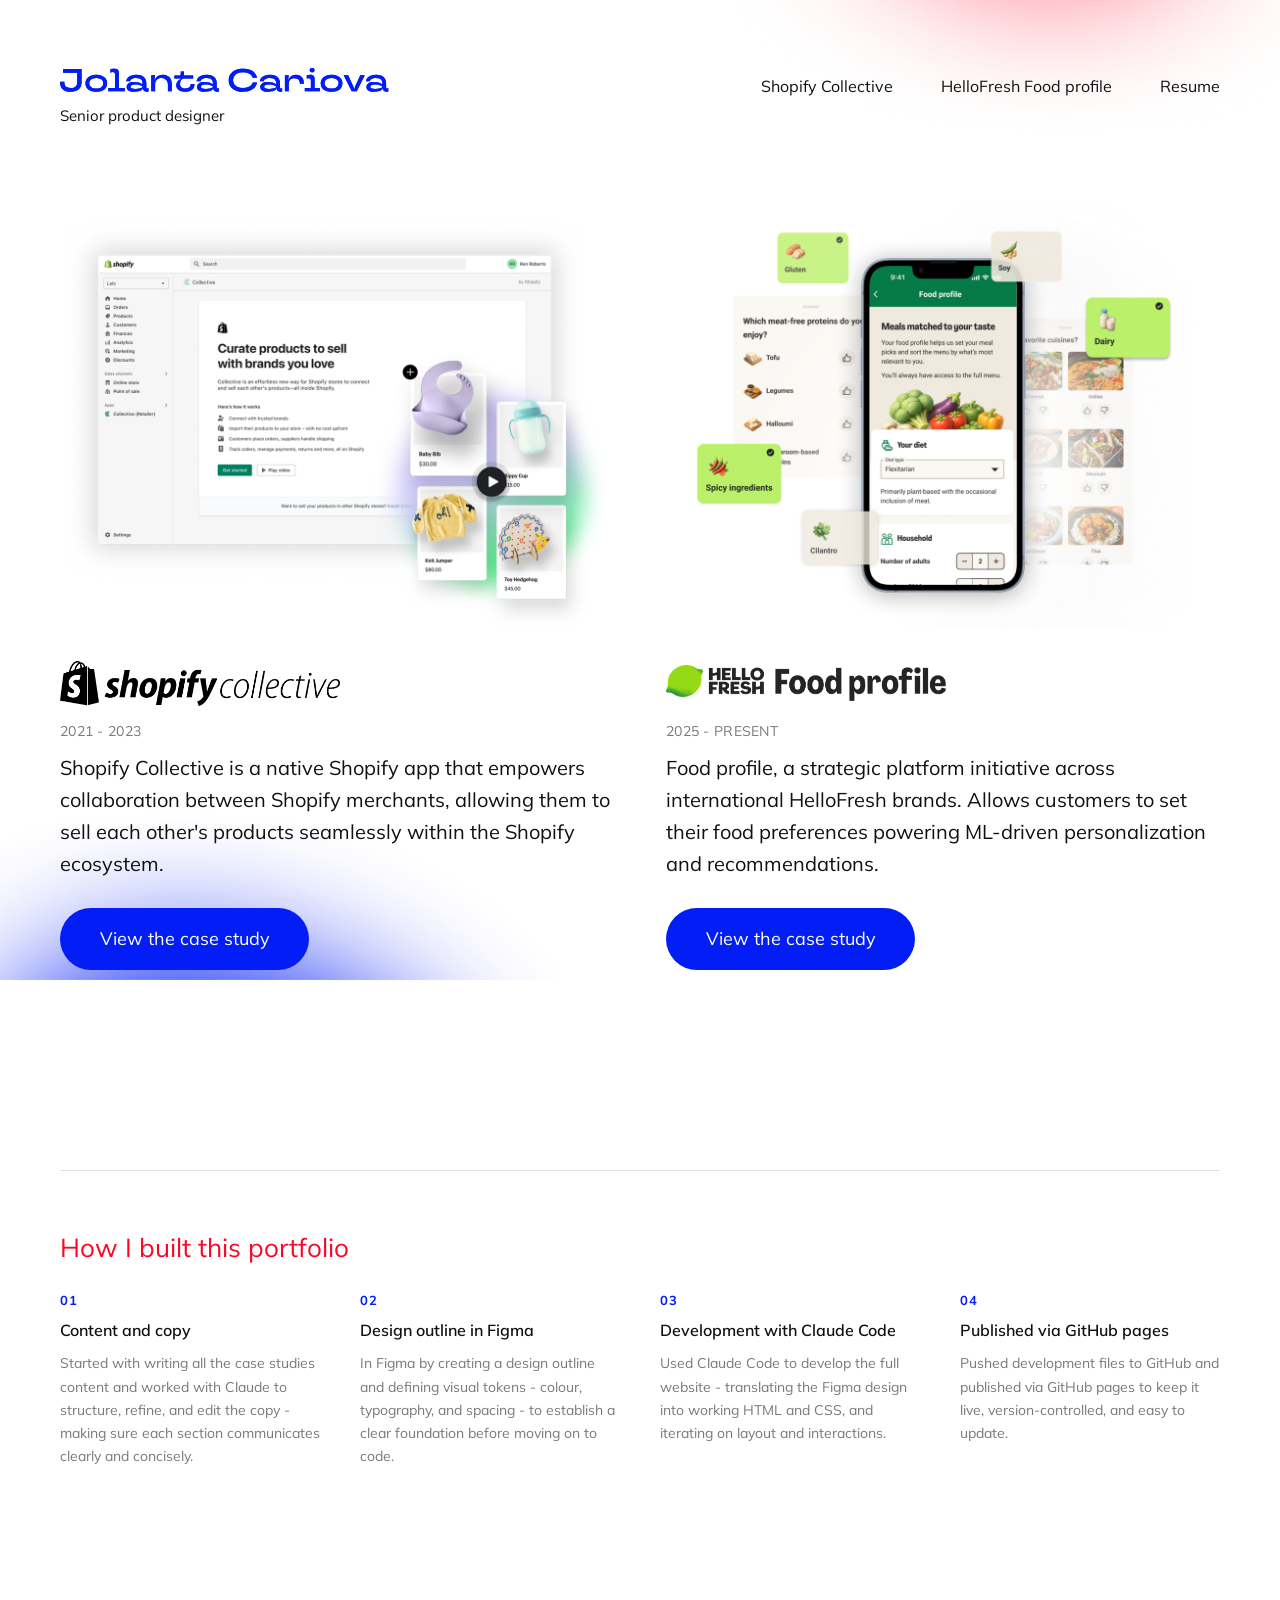
<file: index.html>
<!DOCTYPE html>
<html lang="en">
<head>
  <meta charset="UTF-8" />
  <meta name="viewport" content="width=device-width, initial-scale=1.0" />
  <title>Jolanta Cariova  -  Senior Product Designer</title>
  <link rel="preconnect" href="https://fonts.googleapis.com" />
  <link rel="preconnect" href="https://fonts.gstatic.com" crossorigin />
  <link href="https://fonts.googleapis.com/css2?family=Mulish:wght@400;600;700&display=swap" rel="stylesheet" />
  <link rel="stylesheet" href="style.css" />
  <style>
    .nav-dropdown { position: relative; }
    .nav-dropdown-menu {
      display: none;
      position: absolute;
      top: 100%;
      left: 0;
      z-index: 200;
      padding-top: 8px;
    }
    .nav-dropdown:hover .nav-dropdown-menu { display: block; }
    .nav-dropdown-menu a {
      display: block;
      padding: 5px 0;
      font-size: 14px;
      font-weight: 600;
      color: var(--dark);
      text-decoration: none;
      white-space: nowrap;
    }
    .nav-dropdown-menu a:hover { color: var(--blue); }
  </style>
</head>
<body>

  <!-- Background blobs -->
  <div class="blob blob-top" aria-hidden="true"><img src="red-gradient.png" alt="" /></div>
  <div class="blob blob-bottom" aria-hidden="true"><img src="blue-gradient.png" alt="" /></div>

  <div class="page">

    <!-- Nav -->
    <header class="header reveal">
      <div class="header-identity">
        <a href="index.html" class="site-logo">
          <img src="jolanta-logo.svg" alt="Jolanta Cariova" />
        </a>
        <span class="site-role">Senior product designer</span>
      </div>
      <nav class="nav">
        <div class="nav-dropdown">
          <a href="shopify-collective.html" class="nav-link">Shopify Collective</a>
          <div class="nav-dropdown-menu">
            <a href="shopify-collective.html">Project overview</a>
            <a href="shopify-supplier.html">Supplier - Price list</a>
            <a href="shopify-retailer.html">Retailer - Products import</a>
          </div>
        </div>
        <a href="food-profile.html" class="nav-link">HelloFresh Food profile</a>
        <a href="resume.html" class="nav-link">Resume</a>
      </nav>
    </header>

    <!-- Case studies -->
    <main class="case-studies">

      <!-- Shopify Collective -->
      <article class="case reveal" id="shopify">
        <a href="shopify-collective.html" class="case-image-link">
          <div class="case-image">
            <img
              src="collective-visual.png"
              alt="Shopify Collective app interface"
            />
          </div>
        </a>
        <div class="case-logo">
          <img src="collective-logo.png" alt="Shopify Collective" />
        </div>
        <p class="case-period">2021 - 2023</p>
        <p class="case-description">
          Shopify Collective is a native Shopify app that empowers collaboration between Shopify merchants, allowing them to sell each other's products seamlessly within the Shopify ecosystem.
        </p>
        <a href="shopify-collective.html" class="case-link">View the case study</a>
      </article>

      <!-- HelloFresh Food profile -->
      <article class="case reveal" id="hellofresh">
        <a href="food-profile.html" class="case-image-link">
          <div class="case-image">
            <img
              src="food-profile-visual.png"
              alt="HelloFresh Food profile interface"
            />
          </div>
        </a>
        <div class="case-logo">
          <img src="hf-logo.png" alt="HelloFresh Food profile" />
        </div>
        <p class="case-period">2025 - Present</p>
        <p class="case-description">
          Food profile, a strategic platform initiative across international HelloFresh brands. Allows customers to set their food preferences powering ML-driven personalization and recommendations.
        </p>
        <a href="food-profile.html" class="case-link">View the case study</a>
      </article>

    </main>

    <!-- How this was built -->
    <section class="built-section reveal">
      <p class="section-label">How I built this portfolio</p>
      <div class="built-steps">

        <div class="built-step">
          <span class="built-step-number">01</span>
          <p class="built-step-title">Content and copy</p>
          <p class="built-step-body">Started with writing all the case studies content and worked with Claude to structure, refine, and edit the copy - making sure each section communicates clearly and concisely.</p>
        </div>

        <div class="built-step">
          <span class="built-step-number">02</span>
          <p class="built-step-title">Design outline in Figma</p>
          <p class="built-step-body">In Figma by creating a design outline and defining visual tokens - colour, typography, and spacing - to establish a clear foundation before moving on to code.</p>
        </div>

        <div class="built-step">
          <span class="built-step-number">03</span>
          <p class="built-step-title">Development with Claude Code</p>
          <p class="built-step-body">Used Claude Code to develop the full website - translating the Figma design into working HTML and CSS, and iterating on layout and interactions.</p>
        </div>

        <div class="built-step">
          <span class="built-step-number">04</span>
          <p class="built-step-title">Published via GitHub pages</p>
          <p class="built-step-body">Pushed development files to GitHub and published via GitHub pages to keep it live, version-controlled, and easy to update.</p>
        </div>

      </div>
    </section>

    <div style="padding-bottom: 80px;"></div>

  </div>

  <script src="cursor.js"></script>
  <script src="scroll.js"></script>
</body>
</html>
</file>
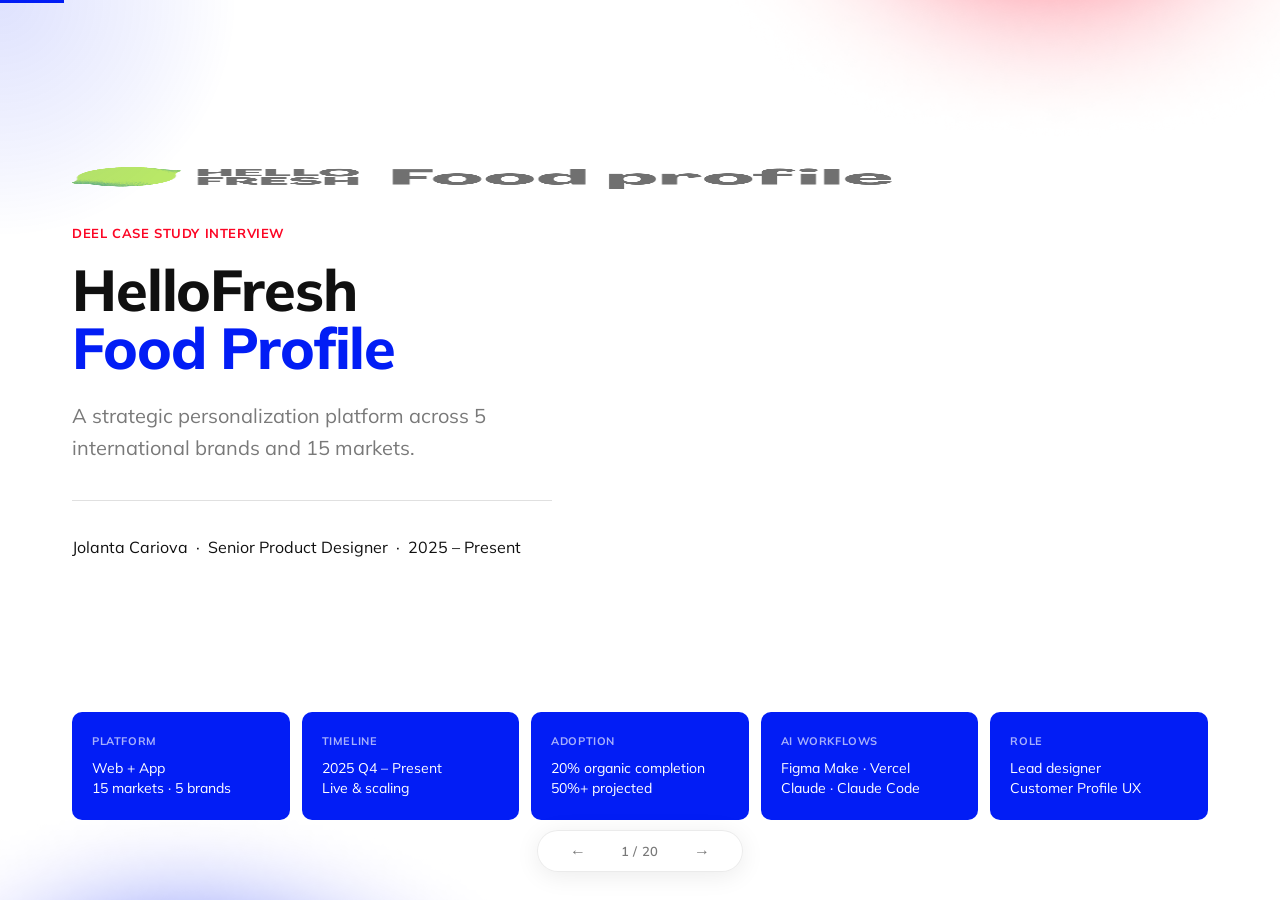
<file: deel-presentation.html>
<!DOCTYPE html>
<html lang="en">
<head>
  <meta charset="UTF-8" />
  <meta name="viewport" content="width=device-width, initial-scale=1.0" />
  <title>HelloFresh Food Profile — Jolanta Cariova</title>
  <link rel="preconnect" href="https://fonts.googleapis.com" />
  <link rel="preconnect" href="https://fonts.gstatic.com" crossorigin />
  <link href="https://fonts.googleapis.com/css2?family=Mulish:wght@300;400;600;700;800&display=swap" rel="stylesheet" />
  <style>
    *, *::before, *::after { box-sizing: border-box; margin: 0; padding: 0; }

    :root {
      --blue:  #021df5;
      --dark:  #101010;
      --grey:  #797979;
      --red:   #fc0524;
      --white: #ffffff;
      --pad:   72px;
    }

    html, body {
      width: 100%; height: 100%;
      font-family: 'Mulish', sans-serif;
      background: var(--white);
      color: var(--dark);
      overflow: hidden;
    }

    /* ── Cursor glow ── */
    .cursor-glow {
      position: fixed;
      top: 0; left: 0;
      width: 480px; height: 480px;
      border-radius: 50%;
      background: radial-gradient(circle, rgba(2,29,245,0.13) 0%, rgba(2,29,245,0.05) 45%, transparent 70%);
      pointer-events: none;
      z-index: 9999;
      will-change: transform;
      transform: translate(-50%, -50%);
    }

    /* ── Background blobs ── */
    .blob {
      position: fixed;
      pointer-events: none;
      z-index: 0;
    }
    .blob-top  { width: 720px; top: -100px; right: -100px; animation: blob-drift 6s ease-in-out infinite; }
    .blob-bottom { width: 700px; bottom: -80px; left: -100px; }
    .blob img  { width: 100%; height: auto; display: block; }

    @keyframes blob-drift {
      0%,100% { transform: scale(1) translate(0,0);       filter: brightness(1.3); }
      30%      { transform: scale(1.1) translate(-18px,10px); filter: brightness(1.6); }
      65%      { transform: scale(0.94) translate(10px,-14px); filter: brightness(1.15); }
    }

    /* ── Deck & slides ── */
    .deck { width: 100%; height: 100%; position: relative; }

    .slide {
      position: absolute; inset: 0;
      display: flex; flex-direction: column;
      padding: 52px var(--pad) 80px;
      z-index: 1;
      opacity: 0;
      pointer-events: none;
      transition: opacity 0.4s ease;
      overflow: hidden;
    }

    .slide.active {
      opacity: 1;
      pointer-events: all;
    }

    /* Slide content reveal on activation */
    .slide .s-body {
      opacity: 0;
      transform: translateY(20px);
      transition: opacity 0.5s ease 0.1s, transform 0.5s ease 0.1s;
    }
    .slide.active .s-body {
      opacity: 1;
      transform: translateY(0);
    }

    /* ── Progress bar ── */
    .progress-bar {
      position: fixed; top: 0; left: 0;
      height: 3px; background: var(--blue);
      transition: width 0.4s ease; z-index: 100;
    }

    /* ── Nav ── */
    .nav-bar {
      position: fixed; bottom: 28px; left: 50%;
      transform: translateX(-50%);
      display: flex; align-items: center; gap: 20px;
      z-index: 100;
      background: rgba(255,255,255,0.88);
      backdrop-filter: blur(16px);
      border: 1px solid rgba(0,0,0,0.08);
      border-radius: 100px;
      padding: 10px 24px;
      box-shadow: 0 4px 24px rgba(0,0,0,0.08);
    }

    .nav-btn {
      background: none; border: none; cursor: pointer;
      color: var(--grey); font-size: 16px; line-height: 1;
      padding: 2px 8px; border-radius: 6px;
      transition: color 0.2s, background 0.2s;
      font-family: 'Mulish', sans-serif;
    }
    .nav-btn:hover { color: var(--blue); background: rgba(2,29,245,0.06); }

    .slide-counter {
      font-size: 13px; font-weight: 600;
      color: var(--grey); min-width: 52px; text-align: center;
      letter-spacing: 0.04em;
    }

    /* ── Section label (red, like portfolio) ── */
    .s-label {
      font-size: 13px;
      font-weight: 700;
      text-transform: uppercase;
      letter-spacing: 0.6px;
      color: var(--red);
      margin-bottom: 20px;
    }

    /* ── Slide title ── */
    .s-title {
      font-size: clamp(24px, 2.8vw, 42px);
      font-weight: 700;
      color: var(--dark);
      line-height: 1.1;
      margin-bottom: 28px;
    }

    .s-title-xl {
      font-size: clamp(32px, 4.5vw, 68px);
      font-weight: 800;
      color: var(--dark);
      line-height: 1.0;
      letter-spacing: -0.02em;
      margin-bottom: 16px;
    }

    /* Inline blue highlight */
    .hl { color: var(--blue); }
    .hl-red { color: var(--red); }

    /* ── Body text (matches portfolio .col-body) ── */
    .s-body-text {
      font-size: 18px;
      line-height: 32px;
      color: var(--dark);
    }

    .s-body-text p + p { margin-top: 14px; }

    .s-body-text ul {
      padding-left: 22px;
      margin: 12px 0;
    }
    .s-body-text li { margin-bottom: 6px; line-height: 32px; }

    /* ── Divider ── */
    .s-divider {
      border: none;
      border-top: 1px solid #e0e0e0;
      margin: 28px 0;
    }

    /* ── Two column layout ── */
    .two-col {
      display: grid;
      grid-template-columns: 1fr 1fr;
      gap: 52px;
      align-items: center;
      flex: 1;
    }

    .two-col-wide {
      display: grid;
      grid-template-columns: 1fr 1.6fr;
      gap: 52px;
      align-items: center;
      flex: 1;
    }

    .three-col {
      display: grid;
      grid-template-columns: 1fr 1fr 1fr;
      gap: 40px;
      flex: 1;
    }

    /* ── Info cards (exact match to portfolio) ── */
    .info-cards {
      display: flex;
      gap: 12px;
    }

    .info-card {
      flex: 1;
      background: var(--blue);
      border-radius: 10px;
      padding: 22px 20px;
      color: #fff;
    }

    .info-card-label {
      font-size: 11px;
      font-weight: 700;
      text-transform: uppercase;
      letter-spacing: 0.6px;
      opacity: 0.65;
      margin-bottom: 10px;
    }

    .info-card-value {
      font-size: 14px;
      line-height: 20px;
      font-weight: 400;
    }

    /* ── White card ── */
    .w-card {
      background: #fff;
      border: 1px solid #e8e8e8;
      border-radius: 10px;
      padding: 24px 28px;
    }

    .w-card-label {
      font-size: 11px;
      font-weight: 700;
      text-transform: uppercase;
      letter-spacing: 0.6px;
      color: var(--grey);
      margin-bottom: 10px;
    }

    /* ── Stat block (big metrics) ── */
    .stat-num {
      font-size: clamp(44px, 5.5vw, 80px);
      font-weight: 800;
      color: var(--blue);
      line-height: 1;
      letter-spacing: -0.03em;
    }

    .stat-label {
      font-size: 16px;
      line-height: 24px;
      color: var(--dark);
      margin-top: 10px;
      max-width: 240px;
    }

    /* ── The portfolio CTA button ── */
    .proto-btn {
      display: inline-flex;
      align-items: center;
      justify-content: center;
      padding: 0 32px;
      height: 56px;
      color: #fff;
      font-size: 16px;
      font-weight: 400;
      font-family: 'Mulish', sans-serif;
      border-radius: 100px;
      text-decoration: none;
      position: relative;
      overflow: visible;
      isolation: isolate;
      margin-top: 24px;
      width: fit-content;
    }

    .proto-btn::after {
      content: '';
      position: absolute; inset: 0;
      background: var(--blue);
      border-radius: 100px;
      z-index: -1;
      transition: opacity 0.4s ease;
    }

    .proto-btn::before {
      content: '';
      position: absolute;
      inset: -20px -30px;
      background: radial-gradient(ellipse at 40% 50%,
        rgba(59,84,255,0.7) 0%, rgba(2,29,245,0.45) 40%,
        rgba(0,56,255,0.15) 65%, transparent 80%);
      filter: blur(14px);
      opacity: 0; z-index: -2;
      transition: opacity 0.4s ease;
      border-radius: 50%;
    }

    .proto-btn:hover::after  { opacity: 0; }
    .proto-btn:hover::before { opacity: 1; }

    /* ── Image helpers ── */
    .img-fit {
      width: 100%; height: auto;
      display: block;
      border-radius: 8px;
    }

    /* ── Timeline ── */
    .timeline { display: flex; flex-direction: column; gap: 24px; }

    .t-item { display: flex; gap: 20px; align-items: flex-start; }

    .t-dot {
      width: 10px; height: 10px;
      border-radius: 50%;
      background: #e0e0e0;
      margin-top: 6px; flex-shrink: 0;
    }

    .t-dot.active { background: var(--blue); }

    .t-period {
      font-size: 12px; font-weight: 700;
      text-transform: uppercase; letter-spacing: 0.08em;
      color: var(--grey); margin-bottom: 2px;
    }

    .t-company { font-weight: 700; font-size: 16px; }
    .t-role    { font-size: 14px; color: var(--grey); margin-top: 2px; }

    /* ── Before / after ── */
    .before-after {
      display: grid;
      grid-template-columns: 1fr 40px 1fr;
      gap: 0;
      align-items: center;
    }

    .ba-col { display: flex; flex-direction: column; gap: 10px; }

    .ba-label {
      font-size: 11px; font-weight: 700;
      text-transform: uppercase; letter-spacing: 0.08em;
    }

    .ba-label-before { color: var(--grey); }
    .ba-label-after  { color: var(--blue); }

    .ba-arrow {
      text-align: center;
      font-size: 20px;
      color: #e0e0e0;
    }

    /* ── Section tag on blue ── */
    .s-tag-white {
      font-size: 11px; font-weight: 700;
      text-transform: uppercase; letter-spacing: 0.6px;
      color: rgba(255,255,255,0.6);
      margin-bottom: 16px;
    }

    /* ── Blue full-bleed slide ── */
    .slide-blue { background: var(--blue); color: #fff; }
    .slide-blue .s-title { color: #fff; }
    .slide-blue .s-body-text { color: rgba(255,255,255,0.85); }
    .slide-blue .s-divider { border-color: rgba(255,255,255,0.2); }

    /* ── Dark slide ── */
    .slide-dark { background: var(--dark); color: #fff; }
    .slide-dark .s-title { color: #fff; }
    .slide-dark .s-body-text { color: rgba(255,255,255,0.75); }
    .slide-dark .s-divider { border-color: rgba(255,255,255,0.12); }

    /* Quote */
    .s-quote {
      border-left: 3px solid var(--blue);
      padding-left: 20px;
      margin: 20px 0;
      font-size: 20px;
      line-height: 32px;
      font-weight: 300;
      font-style: italic;
      color: var(--dark);
    }

    /* Pill tag */
    .pill {
      display: inline-block;
      padding: 5px 14px;
      border-radius: 100px;
      font-size: 13px; font-weight: 600;
    }

    .pill-blue { background: rgba(2,29,245,0.1); color: var(--blue); }
    .pill-grey { background: #f2f2f2; color: var(--dark); }

    /* AI tag */
    .ai-tag {
      display: inline-flex; align-items: center; gap: 6px;
      padding: 5px 12px;
      background: rgba(2,29,245,0.08);
      border-radius: 6px;
      font-size: 11px; font-weight: 700;
      letter-spacing: 0.08em;
      text-transform: uppercase;
      color: var(--blue);
      margin-bottom: 20px;
    }

    /* Step number circle */
    .step-num {
      width: 28px; height: 28px; border-radius: 50%;
      background: var(--blue); color: #fff;
      display: flex; align-items: center; justify-content: center;
      font-size: 13px; font-weight: 700; flex-shrink: 0;
      margin-top: 3px;
    }

    .step-row { display: flex; gap: 16px; align-items: flex-start; }

    /* Logo in corner */
    .slide-logo {
      height: 22px; width: auto;
      display: block; margin-bottom: 36px;
      opacity: 0.65;
    }

  </style>
</head>
<body>

<!-- Cursor glow -->
<div class="cursor-glow" id="cursor"></div>

<!-- Background blobs -->
<div class="blob blob-top"    aria-hidden="true"><img src="red-gradient.png"  alt="" /></div>
<div class="blob blob-bottom" aria-hidden="true"><img src="blue-gradient.png" alt="" /></div>

<!-- Progress bar -->
<div class="progress-bar" id="progress"></div>

<div class="deck" id="deck">

  <!-- ══════════════════════════════════════════
       01 — Cover
  ══════════════════════════════════════════ -->
  <div class="slide active" id="s1">
    <div class="s-body" style="flex:1; display:flex; flex-direction:column; justify-content:center; max-width: 820px;">
      <img src="hf-logo.png" alt="HelloFresh" class="slide-logo" />
      <p class="s-label">Deel Case Study Interview</p>
      <h1 class="s-title-xl">HelloFresh<br><span class="hl">Food Profile</span></h1>
      <p style="font-size:20px; line-height:32px; color:var(--grey); max-width:520px; margin-top:8px;">A strategic personalization platform across 5 international brands and 15 markets.</p>
      <hr class="s-divider" style="max-width:480px; margin-top:36px; margin-bottom:36px;" />
      <p style="font-size:16px; color:var(--dark);">Jolanta Cariova &nbsp;·&nbsp; Senior Product Designer &nbsp;·&nbsp; 2025 – Present</p>
    </div>
    <div class="s-body" style="margin-top:40px;">
      <div class="info-cards">
        <div class="info-card"><p class="info-card-label">Platform</p><p class="info-card-value">Web + App<br>15 markets · 5 brands</p></div>
        <div class="info-card"><p class="info-card-label">Timeline</p><p class="info-card-value">2025 Q4 – Present<br>Live &amp; scaling</p></div>
        <div class="info-card"><p class="info-card-label">Adoption</p><p class="info-card-value">20% organic completion<br>50%+ projected</p></div>
        <div class="info-card"><p class="info-card-label">AI workflows</p><p class="info-card-value">Figma Make · Vercel<br>Claude · Claude Code</p></div>
        <div class="info-card"><p class="info-card-label">Role</p><p class="info-card-value">Lead designer<br>Customer Profile UX</p></div>
      </div>
    </div>
  </div>

  <!-- ══════════════════════════════════════════
       02 — About me
  ══════════════════════════════════════════ -->
  <div class="slide" id="s2">
    <div class="s-body" style="flex:1; display:flex; flex-direction:column; justify-content:center;">
      <p class="s-label">Intro</p>
      <h2 class="s-title">Who I am</h2>
      <hr class="s-divider" style="margin-top:0;" />
      <div class="two-col" style="flex:none; align-items:start; gap:80px;">
        <div>
          <p class="s-body-text">Senior Product Designer with 8+ years designing complex digital products — across growth, marketplace, and platform domains.</p>
          <p class="s-body-text" style="margin-top:16px;">I work across the full design process: research, IA, interaction, systems, and cross-team delivery.</p>
          <div style="display:flex; gap:10px; flex-wrap:wrap; margin-top:28px;">
            <span class="pill pill-blue">End-to-end product design</span>
            <span class="pill pill-blue">AI-assisted workflows</span>
            <span class="pill pill-blue">Complex web applications</span>
          </div>
        </div>
        <div class="timeline">
          <div class="t-item">
            <div class="t-dot"></div>
            <div>
              <p class="t-period">Earlier</p>
              <p class="t-company">Adform + Freelance</p>
              <p class="t-role">Ad-tech platform design · Web design</p>
            </div>
          </div>
          <div class="t-item">
            <div class="t-dot"></div>
            <div>
              <p class="t-period">2021 – 2023</p>
              <p class="t-company">Shopify</p>
              <p class="t-role">Oberlo Growth → Handshake → Collective catalog &amp; B2B marketplace</p>
            </div>
          </div>
          <div class="t-item">
            <div class="t-dot active"></div>
            <div>
              <p class="t-period">Oct 2025 – Present</p>
              <p class="t-company" style="color:var(--blue);">HelloFresh</p>
              <p class="t-role">Leading Customer Profile UX — Food Profile</p>
            </div>
          </div>
        </div>
      </div>
    </div>
  </div>

  <!-- ══════════════════════════════════════════
       03 — End product first
  ══════════════════════════════════════════ -->
  <div class="slide" id="s3">
    <div class="s-body" style="flex:1; display:flex; flex-direction:column; justify-content:center;">
      <p class="s-label">The product</p>
      <div class="two-col-wide" style="flex:none;">
        <div>
          <img src="hf-logo.png" alt="HelloFresh" class="slide-logo" />
          <h2 class="s-title">Food Profile</h2>
          <p class="s-body-text">A centralized preference system where customers define and manage their food tastes — powering ML-driven personalization across HelloFresh's entire recipe menu.</p>
          <hr class="s-divider" />
          <p class="s-body-text">
            Customers can set diet preferences, define household composition, set hard restrictions (diet type, allergies), and express taste preferences — all of which immediately adjust the menu ranking.
          </p>
          <a href="https://www.figma.com/proto/LRXRjQVve5ARM3HFa32LFe/Food-profile?node-id=1-14262&t=7pBIm9r05GSUYvar-1&scaling=scale-down&content-scaling=fixed&page-id=0%3A1&starting-point-node-id=1%3A14262" target="_blank" rel="noopener" class="proto-btn">View prototype</a>
        </div>
        <div>
          <img src="food-profile-visual.png" alt="Food Profile interface" class="img-fit" />
        </div>
      </div>
    </div>
  </div>

  <!-- ══════════════════════════════════════════
       04 — Context
  ══════════════════════════════════════════ -->
  <div class="slide" id="s4">
    <div class="s-body" style="flex:1; display:flex; flex-direction:column; justify-content:center;">
      <p class="s-label">Context</p>
      <div class="two-col" style="flex:none; align-items:start; gap:80px;">
        <div>
          <h2 class="s-title">The product &amp; the team</h2>
          <div class="s-body-text">
            <p>HelloFresh is the world's largest meal-kit company, serving approximately 8 million customers globally.</p>
            <p>As the menu expanded from <strong>~100 → 500+ recipes per week</strong>, strong personalization became critical. Without it, customers face an overwhelming, irrelevant choice.</p>
            <p>A new Personalization team was formed to close this gap. I joined as the <strong>sole designer</strong>, leading Customer Profile UX end-to-end.</p>
          </div>
        </div>
        <div style="display:flex; flex-direction:column; gap:16px;">
          <div class="w-card">
            <p class="w-card-label">My role</p>
            <p style="font-size:16px; font-weight:600; color:var(--dark); margin-bottom:6px;">Lead Designer — Food Profile</p>
            <p style="font-size:15px; color:var(--grey); line-height:1.55;">Research · IA · UX patterns · Design system · Multi-brand delivery</p>
          </div>
          <div class="w-card">
            <p class="w-card-label">Cross-team collaboration</p>
            <p style="font-size:15px; color:var(--grey); line-height:1.65;">Personalization engineering · ML team · UX Research · Design System · Copywriters · International market teams</p>
          </div>
          <div class="w-card">
            <p class="w-card-label">Scope</p>
            <div style="display:flex; gap:8px; flex-wrap:wrap; margin-top:4px;">
              <span class="pill pill-blue">Web</span>
              <span class="pill pill-blue">iOS + Android</span>
              <span class="pill pill-blue">5 brands</span>
              <span class="pill pill-blue">15+ markets</span>
            </div>
          </div>
        </div>
      </div>
    </div>
  </div>

  <!-- ══════════════════════════════════════════
       05 — The problem: before
  ══════════════════════════════════════════ -->
  <div class="slide" id="s5">
    <div class="s-body" style="flex:1; display:flex; flex-direction:column; justify-content:center;">
      <p class="s-label">The problem</p>
      <div class="two-col-wide" style="flex:none;">
        <div>
          <h2 class="s-title">Before: one size fits all</h2>
          <div class="s-body-text">
            <p>Every HelloFresh customer received the <strong>exact same experience</strong> regardless of who they were.</p>
            <p>Menu personalization came down to a single generic preference dropdown — a handful of broad categories. Everyone got the same menu ranking and the same pre-selected meals.</p>
          </div>
          <div class="s-quote">"HelloFresh knew your delivery address but not that you don't eat fish."</div>
          <p class="s-body-text">For loyal customers ordering every week for months or years, this was increasingly frustrating. No way to tell HelloFresh what they loved, what they'd never eat, or what kind of cooking they wanted to do.</p>
        </div>
        <div>
          <p style="font-size:12px; font-weight:700; text-transform:uppercase; letter-spacing:0.08em; color:var(--grey); margin-bottom:14px;">Previous experience — single preference dropdown</p>
          <img src="food-profile-splash.png" alt="Old preference setting" class="img-fit" style="border: 1px solid #e8e8e8;" />
        </div>
      </div>
    </div>
  </div>

  <!-- ══════════════════════════════════════════
       06 — Business problem
  ══════════════════════════════════════════ -->
  <div class="slide" id="s6">
    <div class="s-body" style="flex:1; display:flex; flex-direction:column; justify-content:center;">
      <p class="s-label">The problem</p>
      <h2 class="s-title">The business impact of no personalization</h2>
      <hr class="s-divider" style="margin-top:0;" />
      <div class="three-col" style="flex:none; margin-top:8px;">
        <div class="w-card" style="display:flex; flex-direction:column; gap:14px;">
          <p style="font-size:28px;">📈</p>
          <p style="font-size:16px; font-weight:700;">Menu scaling pressure</p>
          <p class="s-body-text" style="font-size:16px; line-height:26px; color:var(--grey);">100 → 500+ recipes per week. Without personalization, customers face overwhelming choice with no relevance signal.</p>
        </div>
        <div class="w-card" style="display:flex; flex-direction:column; gap:14px;">
          <p style="font-size:28px;">🤖</p>
          <p style="font-size:16px; font-weight:700;">ML had no explicit signal</p>
          <p class="s-body-text" style="font-size:16px; line-height:26px; color:var(--grey);">Implicit behavioral data alone was insufficient. The ML team needed explicit preference input to train and rank recipes effectively.</p>
        </div>
        <div class="w-card" style="display:flex; flex-direction:column; gap:14px;">
          <p style="font-size:28px;">📉</p>
          <p style="font-size:16px; font-weight:700;">Engagement &amp; retention risk</p>
          <p class="s-body-text" style="font-size:16px; line-height:26px; color:var(--grey);">Loyal customers felt unseen. Irrelevant menus erode trust and increase churn likelihood for long-term subscribers.</p>
        </div>
      </div>
      <p style="margin-top:36px; font-size:18px; line-height:30px; color:var(--dark);">Food Profile was the response: give customers a voice, give the ML team a signal.</p>
    </div>
  </div>

  <!-- ══════════════════════════════════════════
       07 — Research
  ══════════════════════════════════════════ -->
  <div class="slide" id="s7">
    <div class="s-body" style="flex:1; display:flex; flex-direction:column; justify-content:center;">
      <p class="s-label">Research</p>
      <div class="two-col" style="flex:none; align-items:start; gap:64px;">
        <div>
          <h2 class="s-title">How do customers think about food?</h2>
          <div class="s-body-text">
            <p>I partnered with the UX research team on a <strong>card sorting exercise</strong> to understand how customers mentally grouped food preferences, subscription settings, and related options.</p>
            <p>Key finding: customers' mental model <strong>differed significantly</strong> from the product team's assumptions. Those findings directly shaped the structure of Food Profile's categories.</p>
          </div>
          <hr class="s-divider" />
          <p style="font-size:14px; font-weight:700; text-transform:uppercase; letter-spacing:0.06em; color:var(--grey); margin-bottom:14px;">Also conducted</p>
          <div class="s-body-text" style="font-size:16px;">
            <ul>
              <li>Concept testing — 3 directions explored</li>
              <li>Usability sessions before release</li>
              <li>Post-launch Sprig session recordings</li>
              <li>Moderated personalization study (in planning)</li>
            </ul>
          </div>
        </div>
        <div>
          <p style="font-size:12px; font-weight:700; text-transform:uppercase; letter-spacing:0.08em; color:var(--grey); margin-bottom:14px;">Card sorting results — category clustering</p>
          <img src="card-sorting.png" alt="Card sorting" class="img-fit" style="border:1px solid #e8e8e8;" />
        </div>
      </div>
    </div>
  </div>

  <!-- ══════════════════════════════════════════
       08 — Personalization system
  ══════════════════════════════════════════ -->
  <div class="slide" id="s8">
    <div class="s-body" style="flex:1; display:flex; flex-direction:column; justify-content:center;">
      <p class="s-label">System thinking</p>
      <div class="two-col" style="flex:none; align-items:start; gap:64px;">
        <div>
          <h2 class="s-title">How personalization works</h2>
          <div class="s-body-text">
            <p>Every design decision about what questions to collect was tied directly to a personalization signal. Nothing was included without an ML use case.</p>
          </div>
          <hr class="s-divider" />
          <div style="display:flex; flex-direction:column; gap:16px;">
            <div class="info-card" style="background:var(--blue);">
              <p class="info-card-label">Explicit signals — from Food Profile</p>
              <p class="info-card-value">Diet type · Allergies · Household size · Cuisines · Proteins · Dish types</p>
            </div>
            <div class="w-card">
              <p class="w-card-label">Implicit signals — from behavior</p>
              <p style="font-size:15px; color:var(--dark); line-height:1.55;">Recipes ordered · Recipes skipped · Weekly selections · Meal ratings</p>
            </div>
            <div class="w-card" style="border-color: rgba(2,29,245,0.2); background: rgba(2,29,245,0.04);">
              <p class="w-card-label" style="color:var(--blue);">Output</p>
              <p style="font-size:15px; color:var(--dark); line-height:1.55;">ML scores recipes → dynamically ranks the menu → pre-selects weekly meals. All recipes remain available — no over-filtering.</p>
            </div>
          </div>
        </div>
        <div>
          <img src="food-profile-flow.png" alt="Personalization system flow" class="img-fit" style="border:1px solid #e8e8e8;" />
        </div>
      </div>
    </div>
  </div>

  <!-- ══════════════════════════════════════════
       09 — Information Architecture
  ══════════════════════════════════════════ -->
  <div class="slide" id="s9">
    <div class="s-body" style="flex:1; display:flex; flex-direction:column; justify-content:center;">
      <p class="s-label">Design process</p>
      <div class="two-col" style="flex:none; align-items:center; gap:64px;">
        <div>
          <h2 class="s-title">What to collect &amp; how to structure it</h2>
          <p class="s-body-text" style="margin-bottom:28px;">Structured from hardest restrictions to softest preferences — matching both the user's mental model and ML signal priority.</p>
          <div style="display:flex; flex-direction:column; gap:16px;">
            <div class="step-row">
              <div class="step-num">1</div>
              <div>
                <p style="font-weight:700; font-size:16px;">Hard restrictions</p>
                <p style="font-size:15px; color:var(--grey); line-height:1.5;">Diet type · Allergies — safety-critical, highest ML signal value</p>
              </div>
            </div>
            <div class="step-row">
              <div class="step-num" style="background:rgba(2,29,245,0.15); color:var(--blue);">2</div>
              <div>
                <p style="font-weight:700; font-size:16px;">Household context</p>
                <p style="font-size:15px; color:var(--grey); line-height:1.5;">Household size &amp; composition — servings and family makeup</p>
              </div>
            </div>
            <div class="step-row">
              <div class="step-num" style="background:rgba(2,29,245,0.08); color:var(--blue);">3</div>
              <div>
                <p style="font-weight:700; font-size:16px;">Taste preferences</p>
                <p style="font-size:15px; color:var(--grey); line-height:1.5;">Proteins · Cuisines · Dish types — flexible, personalization-enhancing</p>
              </div>
            </div>
          </div>
        </div>
        <div>
          <img src="food-profile-img.png" alt="Food profile screen" class="img-fit" />
        </div>
      </div>
    </div>
  </div>

  <!-- ══════════════════════════════════════════
       10 — AI Workflows
  ══════════════════════════════════════════ -->
  <div class="slide" id="s10">
    <div class="s-body" style="flex:1; display:flex; flex-direction:column; justify-content:center;">
      <div class="ai-tag">✦ AI Workflows</div>
      <h2 class="s-title">How AI accelerated design decisions</h2>
      <hr class="s-divider" style="margin-top:0;" />
      <div class="three-col" style="flex:none; align-items:start;">
        <div class="w-card" style="display:flex; flex-direction:column; gap:12px; height:100%;">
          <p style="font-size:11px; font-weight:700; letter-spacing:0.1em; text-transform:uppercase; color:var(--blue);">Rapid exploration</p>
          <p style="font-weight:700; font-size:16px;">Figma Make + Vercel + Claude</p>
          <p style="font-size:15px; color:var(--grey); line-height:1.6;">Prototyped early concepts and 3 design directions in hours, not days. Enabled productive team alignment conversations much earlier in the process.</p>
          <hr class="s-divider" style="margin:8px 0;" />
          <p style="font-size:13px; color:var(--blue); font-weight:600;">Arrived at usability testing with 3 directions instead of 1</p>
        </div>
        <div class="w-card" style="display:flex; flex-direction:column; gap:12px; height:100%;">
          <p style="font-size:11px; font-weight:700; letter-spacing:0.1em; text-transform:uppercase; color:var(--blue);">Quality assurance</p>
          <p style="font-weight:700; font-size:16px;">Claude Code</p>
          <p style="font-size:15px; color:var(--grey); line-height:1.6;">Reviewed designs for accessibility compliance and design system consistency before dev handoff. Surfaced issues earlier, made DS team conversations more targeted.</p>
          <hr class="s-divider" style="margin:8px 0;" />
          <p style="font-size:13px; color:var(--blue); font-weight:600;">Fewer design-to-dev revision cycles</p>
        </div>
        <div class="w-card" style="display:flex; flex-direction:column; gap:12px; height:100%;">
          <p style="font-size:11px; font-weight:700; letter-spacing:0.1em; text-transform:uppercase; color:var(--blue);">Collaboration</p>
          <p style="font-weight:700; font-size:16px;">Claude for docs &amp; copy</p>
          <p style="font-size:15px; color:var(--grey); line-height:1.6;">Drafted acceptance criteria, testing scenarios, and UX copy proposals. Gave copywriters a stronger starting point and gave PM/eng clearer scope context.</p>
          <hr class="s-divider" style="margin:8px 0;" />
          <p style="font-size:13px; color:var(--blue); font-weight:600;">Faster cross-team alignment on intent</p>
        </div>
      </div>
    </div>
  </div>

  <!-- ══════════════════════════════════════════
       11 — Full user journey
  ══════════════════════════════════════════ -->
  <div class="slide" id="s11">
    <div class="s-body" style="flex:1; display:flex; flex-direction:column; justify-content:center;">
      <p class="s-label">Full user journey</p>
      <h2 class="s-title">Entry points, happy path &amp; edge cases</h2>
      <hr class="s-divider" style="margin-top:0;" />
      <div style="display:grid; grid-template-columns:1fr 1fr; gap:20px;">
        <div class="w-card">
          <p class="w-card-label" style="color:var(--blue);">Entry points</p>
          <ul style="padding-left:18px; font-size:15px; color:var(--dark); line-height:1.8;">
            <li>Account settings → Food Profile page</li>
            <li>Post-meal-rating prompt <span style="color:var(--grey);">(in progress)</span></li>
            <li>Meal selection contextual banner <span style="color:var(--grey);">(in progress)</span></li>
          </ul>
        </div>
        <div class="w-card" style="border-color:rgba(34,160,107,0.3); background:rgba(34,160,107,0.03);">
          <p class="w-card-label" style="color:#22a06b;">Happy path</p>
          <ul style="padding-left:18px; font-size:15px; color:var(--dark); line-height:1.8;">
            <li>User opens Food Profile, completes all categories</li>
            <li>Saves — personalization applies immediately</li>
            <li>Menu re-ranks in real time on next visit</li>
          </ul>
        </div>
        <div class="w-card" style="border-color:rgba(255,139,0,0.3); background:rgba(255,139,0,0.03);">
          <p class="w-card-label" style="color:#c97500;">Edge cases</p>
          <ul style="padding-left:18px; font-size:15px; color:var(--dark); line-height:1.8;">
            <li>Partial completion — personalization works with partial data</li>
            <li>Conflicting selections (vegan + seafood) — graceful, no blocking</li>
            <li>Skipping all questions — zero-state, no empty UI</li>
            <li>Long translation strings — localization-tested, 15+ languages</li>
          </ul>
        </div>
        <div class="w-card" style="border-color:rgba(252,5,36,0.2); background:rgba(252,5,36,0.02);">
          <p class="w-card-label" style="color:var(--red);">Error states</p>
          <ul style="padding-left:18px; font-size:15px; color:var(--dark); line-height:1.8;">
            <li>Save failure — sticky bar with retry + error message</li>
            <li>Connectivity loss — local state preserved, save queued</li>
            <li>Allergy conflict with plan — user informed, not blocked</li>
          </ul>
        </div>
      </div>
    </div>
  </div>

  <!-- ══════════════════════════════════════════
       12 — Multi-surface
  ══════════════════════════════════════════ -->
  <div class="slide" id="s12">
    <div class="s-body" style="flex:1; display:flex; flex-direction:column; justify-content:center;">
      <p class="s-label">Multi-surface</p>
      <div class="two-col" style="flex:none; align-items:start; gap:64px;">
        <div>
          <h2 class="s-title">Web + App across 5 brands</h2>
          <div class="s-body-text">
            <p>The same experience had to work across React Native (iOS &amp; Android) and Web — touch-first patterns vs. responsive, keyboard navigation, different viewport constraints.</p>
          </div>
          <hr class="s-divider" />
          <div style="display:flex; flex-direction:column; gap:14px;">
            <div class="w-card" style="border-color:rgba(2,29,245,0.2); background:rgba(2,29,245,0.04);">
              <p class="w-card-label" style="color:var(--blue);">5 brands · 15 markets</p>
              <p style="font-size:15px; color:var(--dark); line-height:1.55;">Identical UX, different brand expression via design system tokens. I verified component parity between Figma files, React Native, and Web.</p>
            </div>
            <div class="w-card">
              <p class="w-card-label">International reach</p>
              <p style="font-size:15px; color:var(--grey); line-height:1.5;">HelloFresh · Factor · GreenChef · EveryPlate · Chef's Plate</p>
            </div>
          </div>
        </div>
        <div>
          <div style="display:grid; grid-template-columns:1fr 1fr; gap:16px;">
            <div>
              <p style="font-size:12px; font-weight:700; text-transform:uppercase; letter-spacing:0.08em; color:var(--grey); margin-bottom:10px;">HelloFresh</p>
              <img src="hg-food.png" alt="HelloFresh food profile" class="img-fit" style="border:1px solid #e8e8e8;" />
            </div>
            <div>
              <p style="font-size:12px; font-weight:700; text-transform:uppercase; letter-spacing:0.08em; color:var(--grey); margin-bottom:10px;">Factor</p>
              <img src="factor-food.png" alt="Factor food profile" class="img-fit" style="border:1px solid #e8e8e8;" />
            </div>
          </div>
        </div>
      </div>
    </div>
  </div>

  <!-- ══════════════════════════════════════════
       13 — Design system: save pattern
  ══════════════════════════════════════════ -->
  <div class="slide" id="s13">
    <div class="s-body" style="flex:1; display:flex; flex-direction:column; justify-content:center;">
      <p class="s-label">Design system contribution</p>
      <h2 class="s-title">Raising quality across the platform</h2>
      <hr class="s-divider" style="margin-top:0;" />
      <div class="two-col" style="flex:none; align-items:start;">
        <div>
          <p style="font-size:16px; font-weight:700; margin-bottom:6px;">Save pattern</p>
          <p style="font-size:15px; color:var(--grey); margin-bottom:20px;">Inconsistent save interactions across the platform</p>
          <div class="before-after">
            <div class="ba-col">
              <p class="ba-label ba-label-before">Before</p>
              <img src="save-patterns.png" alt="Inconsistent save patterns" class="img-fit" style="border:1px solid #e8e8e8;" />
            </div>
            <div class="ba-arrow">→</div>
            <div class="ba-col">
              <p class="ba-label ba-label-after">After</p>
              <img src="implemented-save.png" alt="Sticky save bar" class="img-fit" style="border:1px solid #e8e8e8;" />
            </div>
          </div>
          <p style="font-size:14px; color:var(--blue); font-weight:600; margin-top:14px;">→ Sticky bottom save bar — now a shared pattern on Web + App</p>
        </div>
        <div>
          <p style="font-size:16px; font-weight:700; margin-bottom:6px;">Attributes selection</p>
          <p style="font-size:15px; color:var(--grey); margin-bottom:20px;">MVP dropdown wasn't suited for preference selection at scale</p>
          <div class="before-after">
            <div class="ba-col">
              <p class="ba-label ba-label-before">MVP</p>
              <img src="multi-select-dropdown.png" alt="MVP dropdown" class="img-fit" style="border:1px solid #e8e8e8;" />
            </div>
            <div class="ba-arrow">→</div>
            <div class="ba-col">
              <p class="ba-label ba-label-after">New</p>
              <img src="multi-select-drawer.png" alt="New drawer component" class="img-fit" style="border:1px solid #e8e8e8;" />
            </div>
          </div>
          <p style="font-size:14px; color:var(--blue); font-weight:600; margin-top:14px;">→ New drawer-based component — reusable across Web + App</p>
        </div>
      </div>
    </div>
  </div>

  <!-- ══════════════════════════════════════════
       14 — Localization
  ══════════════════════════════════════════ -->
  <div class="slide" id="s14">
    <div class="s-body" style="flex:1; display:flex; flex-direction:column; justify-content:center;">
      <p class="s-label">Localization</p>
      <div class="two-col" style="flex:none; align-items:start; gap:64px;">
        <div>
          <h2 class="s-title">15+ languages,<br>0 layout breaks</h2>
          <div class="s-body-text">
            <p>I took ownership of translation keys and localization handling for Food Profile — ensuring the design works reliably across all supported languages and markets.</p>
            <p>Using Sprig session recordings post-launch, I identified a real layout breakage in the exclusions section caused by longer translation strings.</p>
            <p>I raised the issue, designed the fix, and also identified localization issues in the international signup funnel — proposing design updates to address them.</p>
          </div>
        </div>
        <div>
          <div class="before-after">
            <div class="ba-col">
              <p class="ba-label ba-label-before">Before</p>
              <p style="font-size:12px; color:var(--grey); margin-bottom:8px;">Observed in session recordings</p>
              <img src="exclusions-1.png" alt="Previous exclusions layout" class="img-fit" style="border:1px solid #e8e8e8;" />
            </div>
            <div class="ba-arrow">→</div>
            <div class="ba-col">
              <p class="ba-label ba-label-after">After</p>
              <p style="font-size:12px; color:var(--grey); margin-bottom:8px;">&nbsp;</p>
              <img src="exclusions-2.png" alt="New exclusions layout" class="img-fit" style="border:1px solid #e8e8e8;" />
            </div>
          </div>
        </div>
      </div>
    </div>
  </div>

  <!-- ══════════════════════════════════════════
       15 — Plan size model change
  ══════════════════════════════════════════ -->
  <div class="slide" id="s15">
    <div class="s-body" style="flex:1; display:flex; flex-direction:column; justify-content:center;">
      <p class="s-label">Strategic design decision</p>
      <div class="two-col" style="flex:none; align-items:start; gap:64px;">
        <div>
          <h2 class="s-title">Proposing a plan size model change</h2>
          <div class="s-body-text">
            <p>Working with my product counterpart, I identified that household composition was incorrectly tied to subscription plan size — a fundamental model problem.</p>
          </div>
          <hr class="s-divider" />
          <div style="display:flex; flex-direction:column; gap:12px;">
            <div class="step-row">
              <span style="color:var(--blue); font-weight:700; font-size:20px;">→</span>
              <p style="font-size:16px; line-height:1.55;">Decoupled household composition from subscription plan size</p>
            </div>
            <div class="step-row">
              <span style="color:var(--blue); font-weight:700; font-size:20px;">→</span>
              <p style="font-size:16px; line-height:1.55;">Moved household data (adults + kids) into Food Profile</p>
            </div>
            <div class="step-row">
              <span style="color:var(--blue); font-weight:700; font-size:20px;">→</span>
              <p style="font-size:16px; line-height:1.55;">Renamed "people" → <strong>servings</strong> across the entire platform</p>
            </div>
            <div class="step-row">
              <span style="color:var(--blue); font-weight:700; font-size:20px;">→</span>
              <p style="font-size:16px; line-height:1.55;">Removed legacy mixed-preference dropdown from plan settings</p>
            </div>
          </div>
          <p style="margin-top:20px; font-size:14px; color:var(--grey);">Touched: Plan team · Menu team · International market teams · Design system</p>
        </div>
        <div style="display:flex; flex-direction:column; gap:20px;">
          <div class="before-after" style="grid-template-columns: 1fr 36px 1fr;">
            <div class="ba-col">
              <p class="ba-label ba-label-before">Before</p>
              <img src="menu-settings-1.png" alt="Previous plan size settings" class="img-fit" style="border:1px solid #e8e8e8;" />
            </div>
            <div class="ba-arrow">→</div>
            <div class="ba-col">
              <p class="ba-label ba-label-after">After</p>
              <img src="menu-settings-2.png" alt="New plan size settings" class="img-fit" style="border:1px solid #e8e8e8;" />
            </div>
          </div>
          <div>
            <p style="font-size:12px; font-weight:700; text-transform:uppercase; letter-spacing:0.08em; color:var(--grey); margin-bottom:10px;">Servings label — updated in menu</p>
            <div style="display:flex; align-items:center; gap:12px;">
              <img src="serv-1.png" alt="Before" style="height:40px; width:auto; border-radius:6px; border:1px solid #e8e8e8;" />
              <span style="color:#ccc; font-size:18px;">→</span>
              <img src="serv-2.png" alt="After" style="height:40px; width:auto; border-radius:6px; border:1px solid #e8e8e8;" />
            </div>
          </div>
        </div>
      </div>
    </div>
  </div>

  <!-- ══════════════════════════════════════════
       16 — Design iterations
  ══════════════════════════════════════════ -->
  <div class="slide" id="s16">
    <div class="s-body" style="flex:1; display:flex; flex-direction:column; justify-content:center;">
      <p class="s-label">Design iterations</p>
      <div class="two-col" style="flex:none; align-items:start; gap:64px;">
        <div>
          <h2 class="s-title">How design evolved through the process</h2>
          <div class="timeline" style="margin-top:8px;">
            <div class="t-item">
              <div class="t-dot" style="background:#e0e0e0;"></div>
              <div>
                <p class="t-period">Phase 1</p>
                <p class="t-company">Early rapid prototyping — AI-assisted</p>
                <p class="t-role">Explored multiple IA structures and interaction patterns using Figma Make + Vercel. Arrived at team discussions with 3 directions, not 1.</p>
              </div>
            </div>
            <div class="t-item">
              <div class="t-dot" style="background:#e0e0e0;"></div>
              <div>
                <p class="t-period">Phase 2</p>
                <p class="t-company">Card sorting + concept testing</p>
                <p class="t-role">Tested category structure and question phrasing with real customers. Clear winner emerged and shaped the final IA.</p>
              </div>
            </div>
            <div class="t-item">
              <div class="t-dot" style="background:#e0e0e0;"></div>
              <div>
                <p class="t-period">Phase 3</p>
                <p class="t-company">MVP — ship and learn</p>
                <p class="t-role">Reused components to ship faster. Released to US (App + Web) incrementally, then scaled to 100% US.</p>
              </div>
            </div>
            <div class="t-item">
              <div class="t-dot active"></div>
              <div>
                <p class="t-period">Phase 4 — now</p>
                <p class="t-company" style="color:var(--blue);">Post-launch iteration</p>
                <p class="t-role">Sprig recordings surfaced friction. Replaced MVP dropdown with new drawer component. Fixed localization issues. Expanded globally.</p>
              </div>
            </div>
          </div>
        </div>
        <div style="display:flex; flex-direction:column; gap:20px; justify-content:center;">
          <div class="before-after">
            <div class="ba-col">
              <p class="ba-label ba-label-before">MVP component</p>
              <img src="multi-select-dropdown.png" alt="MVP" class="img-fit" style="border:1px solid #e8e8e8;" />
            </div>
            <div class="ba-arrow">→</div>
            <div class="ba-col">
              <p class="ba-label ba-label-after">Iterated</p>
              <img src="multi-select-drawer.png" alt="Iterated" class="img-fit" style="border:1px solid #e8e8e8;" />
            </div>
          </div>
        </div>
      </div>
    </div>
  </div>

  <!-- ══════════════════════════════════════════
       17 — User metrics
  ══════════════════════════════════════════ -->
  <div class="slide" id="s17">
    <div class="s-body" style="flex:1; display:flex; flex-direction:column; justify-content:center;">
      <p class="s-label">Results</p>
      <h2 class="s-title">User metrics</h2>
      <hr class="s-divider" style="margin-top:0;" />
      <div class="three-col" style="flex:none; align-items:start;">
        <div>
          <div class="stat-num">20%</div>
          <p class="stat-label">Organic profile completion rate — zero prompting, zero marketing</p>
        </div>
        <div>
          <div class="stat-num">1</div>
          <p class="stat-label">Most users completed the full profile in a single session — a strong, unexpected intent signal</p>
        </div>
        <div>
          <div class="stat-num">50%+</div>
          <p class="stat-label">Expected completion once active promotion and contextual prompts launch</p>
        </div>
      </div>
      <div style="margin-top:40px; padding:24px 28px; background:rgba(2,29,245,0.05); border-radius:10px; border-left:3px solid var(--blue); max-width:800px;">
        <p style="font-size:18px; line-height:30px; color:var(--dark);">Once customers saw their menu being tailored to their preferences, their motivation to complete the profile increased further — a powerful feedback loop between personalization quality and profile completion.</p>
      </div>
    </div>
  </div>

  <!-- ══════════════════════════════════════════
       18 — Business metrics
  ══════════════════════════════════════════ -->
  <div class="slide" id="s18">
    <div class="s-body" style="flex:1; display:flex; flex-direction:column; justify-content:center;">
      <p class="s-label">Results</p>
      <h2 class="s-title">Business impact</h2>
      <hr class="s-divider" style="margin-top:0;" />
      <div class="two-col" style="flex:none; align-items:start; gap:52px;">
        <div>
          <p style="font-size:14px; font-weight:700; text-transform:uppercase; letter-spacing:0.06em; color:var(--grey); margin-bottom:20px;">Rollout sequence</p>
          <div class="timeline">
            <div class="t-item"><div class="t-dot" style="background:#e0e0e0;"></div><div><p class="t-role" style="font-size:16px; color:var(--dark);">US App + Web — incremental release</p></div></div>
            <div class="t-item"><div class="t-dot" style="background:#e0e0e0;"></div><div><p class="t-role" style="font-size:16px; color:var(--dark);">Positive adoption → scaled to 100% of US users</p></div></div>
            <div class="t-item"><div class="t-dot" style="background:#e0e0e0;"></div><div><p class="t-role" style="font-size:16px; color:var(--dark);">Expanded to Factor US customers</p></div></div>
            <div class="t-item"><div class="t-dot active"></div><div><p class="t-role" style="font-size:16px; color:var(--dark);">Rolling out to additional international HelloFresh markets</p></div></div>
          </div>
        </div>
        <div class="w-card" style="border-color:rgba(2,29,245,0.2); background:rgba(2,29,245,0.03);">
          <p class="w-card-label" style="color:var(--blue);">Strategic value</p>
          <div style="display:flex; flex-direction:column; gap:14px; margin-top:8px;">
            <p style="font-size:16px; line-height:1.6;">✓ &nbsp;Enables ML personalization at scale — explicit signal previously didn't exist</p>
            <p style="font-size:16px; line-height:1.6;">✓ &nbsp;Foundation for all future personalization features across the platform</p>
            <p style="font-size:16px; line-height:1.6;">✓ &nbsp;Directly addresses long-term subscriber engagement and retention</p>
            <p style="font-size:16px; line-height:1.6;">✓ &nbsp;Contributed 2 new reusable patterns to the HelloFresh design system</p>
          </div>
        </div>
      </div>
    </div>
  </div>

  <!-- ══════════════════════════════════════════
       19 — What's next
  ══════════════════════════════════════════ -->
  <div class="slide" id="s19">
    <div class="s-body" style="flex:1; display:flex; flex-direction:column; justify-content:center;">
      <p class="s-label">What's next</p>
      <h2 class="s-title">Food Profile is an evolving platform</h2>
      <hr class="s-divider" style="margin-top:0;" />
      <div class="three-col" style="flex:none; align-items:start;">
        <div style="display:flex; flex-direction:column; gap:14px;">
          <img src="household.png" alt="Multi-member household" class="img-fit" style="border:1px solid #e8e8e8;" />
          <p style="font-size:16px; font-weight:700;">Multi-member household profiles</p>
          <p style="font-size:15px; color:var(--grey); line-height:1.55;">Define preferences for individual family members — making it easier to order meals that suit the whole household.</p>
        </div>
        <div style="display:flex; flex-direction:column; gap:14px;">
          <img src="tags.png" alt="Food profile reassurance" class="img-fit" style="border:1px solid #e8e8e8;" />
          <p style="font-size:16px; font-weight:700;">Food profile reassurance</p>
          <p style="font-size:15px; color:var(--grey); line-height:1.55;">Labels on recipe cards helping customers understand which meals best match their preferences, allergies, and dietary needs.</p>
        </div>
        <div style="display:flex; flex-direction:column; gap:14px;">
          <img src="banner.png" alt="Contextual prompts" class="img-fit" style="border:1px solid #e8e8e8;" />
          <p style="font-size:16px; font-weight:700;">Contextual prompts</p>
          <p style="font-size:15px; color:var(--grey); line-height:1.55;">Inviting customers to complete or update Food Profile in moments of highest relevance — during meal selection.</p>
        </div>
      </div>
    </div>
  </div>

  <!-- ══════════════════════════════════════════
       20 — Closing
  ══════════════════════════════════════════ -->
  <div class="slide" id="s20">
    <div class="s-body" style="flex:1; display:flex; flex-direction:column; justify-content:center; max-width:740px;">
      <img src="hf-logo.png" alt="HelloFresh" class="slide-logo" />
      <p class="s-label">Thank you</p>
      <h2 class="s-title-xl">Let's discuss.</h2>
      <p style="font-size:20px; line-height:32px; color:var(--grey); margin-top:16px; max-width:520px;">Food Profile is the type of work I love — complex, cross-functional, and platform-defining. I'm excited to bring this approach to Deel.</p>
      <hr class="s-divider" style="max-width:480px;" />
      <a href="https://www.figma.com/proto/LRXRjQVve5ARM3HFa32LFe/Food-profile?node-id=1-14262&t=7pBIm9r05GSUYvar-1&scaling=scale-down&content-scaling=fixed&page-id=0%3A1&starting-point-node-id=1%3A14262" target="_blank" rel="noopener" class="proto-btn">View prototype in Figma</a>
    </div>
    <div class="s-body" style="margin-top:40px;">
      <div class="info-cards">
        <div class="info-card"><p class="info-card-label">Designer</p><p class="info-card-value">Jolanta Cariova</p></div>
        <div class="info-card"><p class="info-card-label">Role</p><p class="info-card-value">Senior Product Designer</p></div>
        <div class="info-card"><p class="info-card-label">Project</p><p class="info-card-value">HelloFresh Food Profile</p></div>
        <div class="info-card"><p class="info-card-label">Scope</p><p class="info-card-value">5 brands · 15 markets</p></div>
        <div class="info-card"><p class="info-card-label">Status</p><p class="info-card-value">Live &amp; scaling</p></div>
      </div>
    </div>
  </div>

</div><!-- /deck -->

<!-- Nav -->
<nav class="nav-bar">
  <button class="nav-btn" id="prevBtn">←</button>
  <span class="slide-counter" id="counter">1 / 20</span>
  <button class="nav-btn" id="nextBtn">→</button>
</nav>

<script>
  // Cursor glow
  const cursor = document.getElementById('cursor');
  document.addEventListener('mousemove', e => {
    cursor.style.transform = `translate(${e.clientX - 240}px, ${e.clientY - 240}px)`;
  });

  // Slides
  const slides = document.querySelectorAll('.slide');
  const total  = slides.length;
  let current  = 0;

  function goTo(n) {
    slides[current].classList.remove('active');
    current = Math.max(0, Math.min(n, total - 1));
    slides[current].classList.add('active');
    document.getElementById('counter').textContent = (current + 1) + ' / ' + total;
    document.getElementById('progress').style.width = ((current + 1) / total * 100) + '%';
  }

  document.getElementById('nextBtn').addEventListener('click', () => goTo(current + 1));
  document.getElementById('prevBtn').addEventListener('click', () => goTo(current - 1));

  document.addEventListener('keydown', e => {
    if (['ArrowRight','ArrowDown',' '].includes(e.key)) { e.preventDefault(); goTo(current + 1); }
    if (['ArrowLeft','ArrowUp'].includes(e.key))        { e.preventDefault(); goTo(current - 1); }
    if (e.key === 'Home') goTo(0);
    if (e.key === 'End')  goTo(total - 1);
  });

  // Touch swipe
  let tx = 0;
  document.addEventListener('touchstart', e => { tx = e.touches[0].clientX; });
  document.addEventListener('touchend',   e => {
    const dx = e.changedTouches[0].clientX - tx;
    if (Math.abs(dx) > 50) dx < 0 ? goTo(current + 1) : goTo(current - 1);
  });

  goTo(0);
</script>
</body>
</html>
</file>
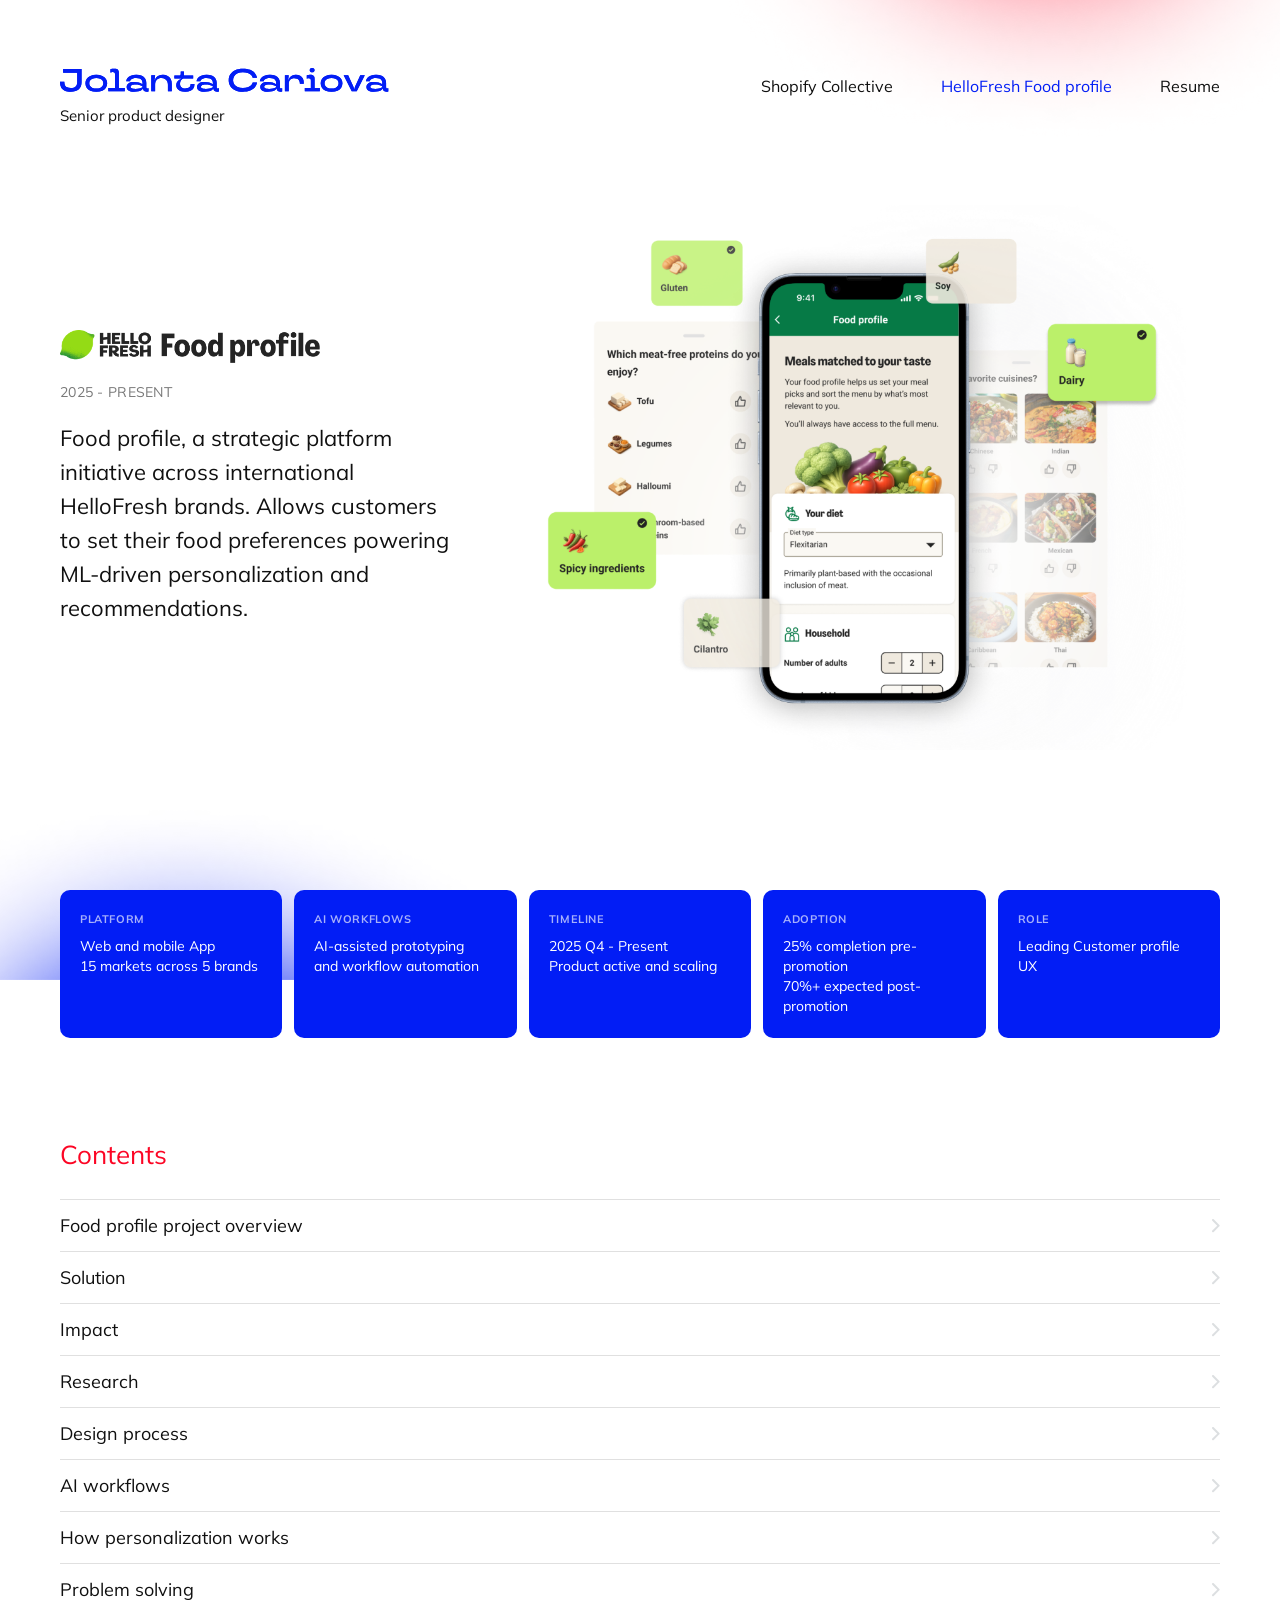
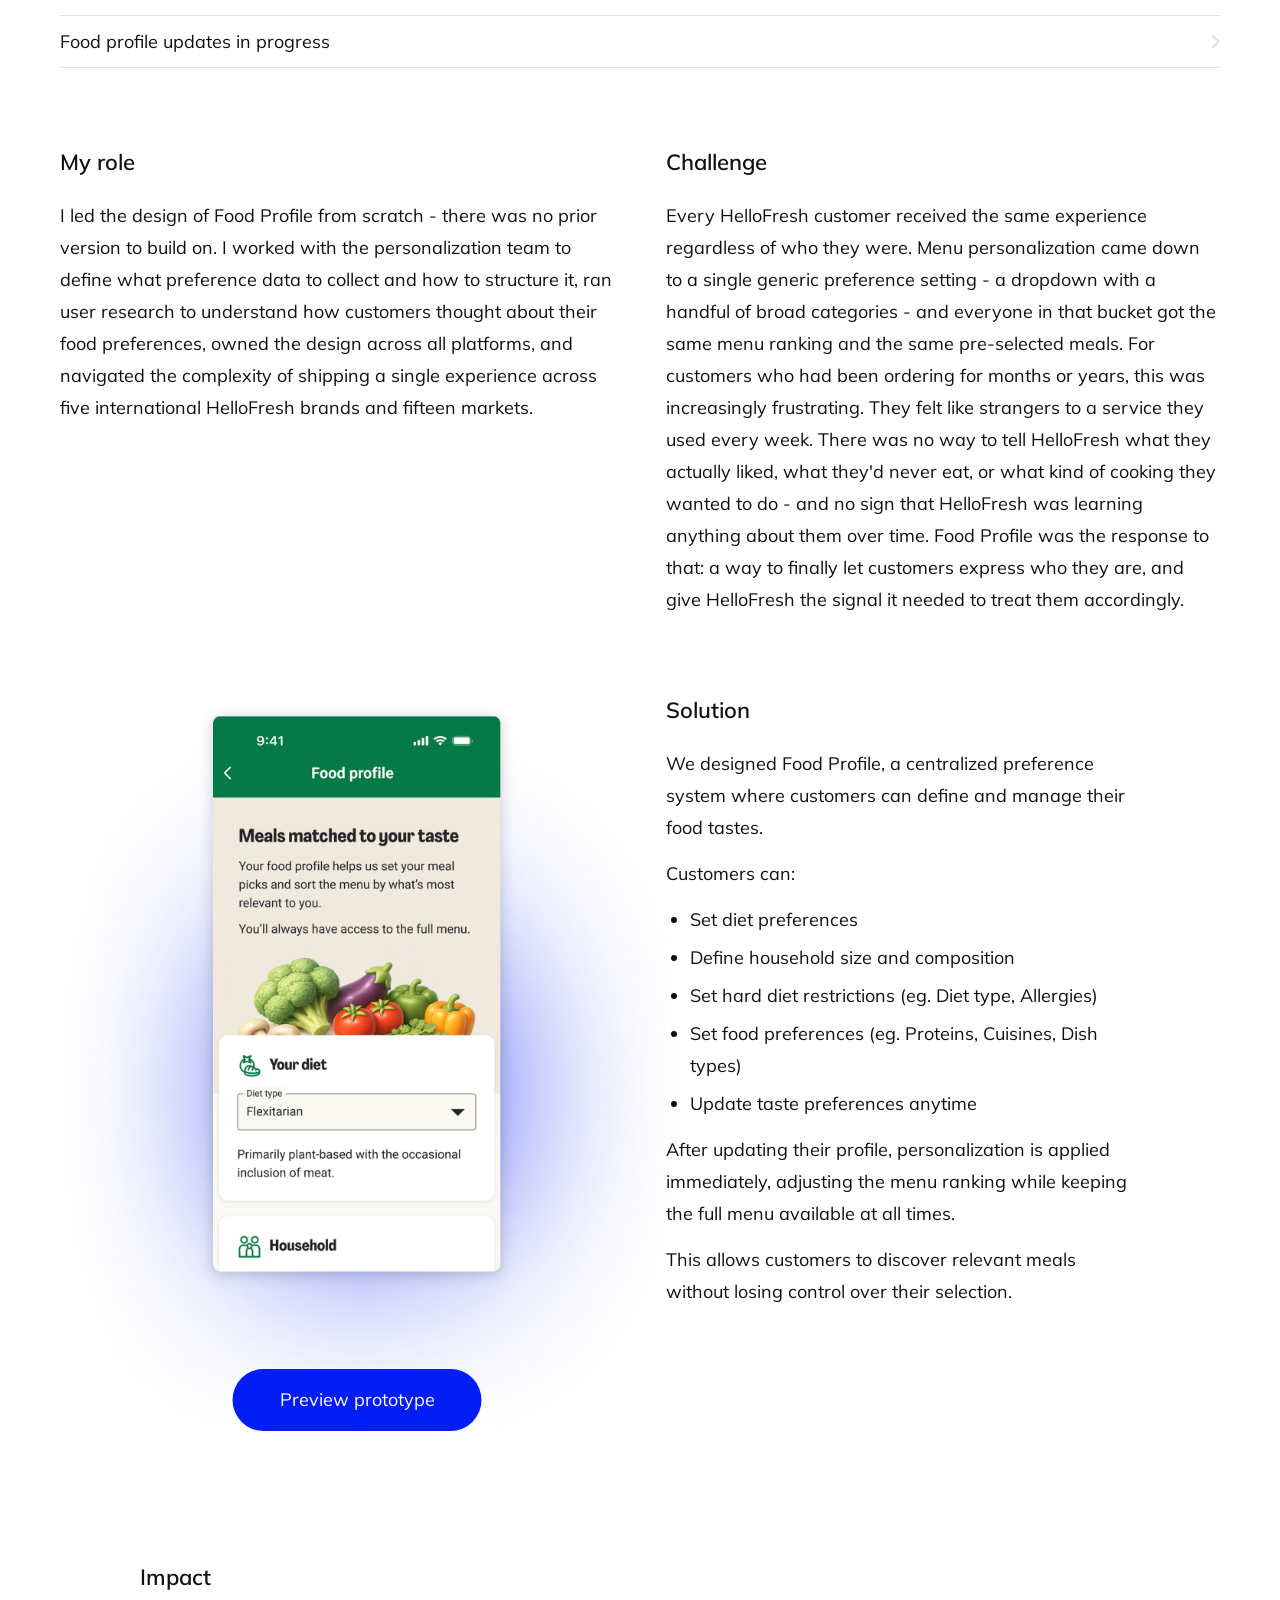
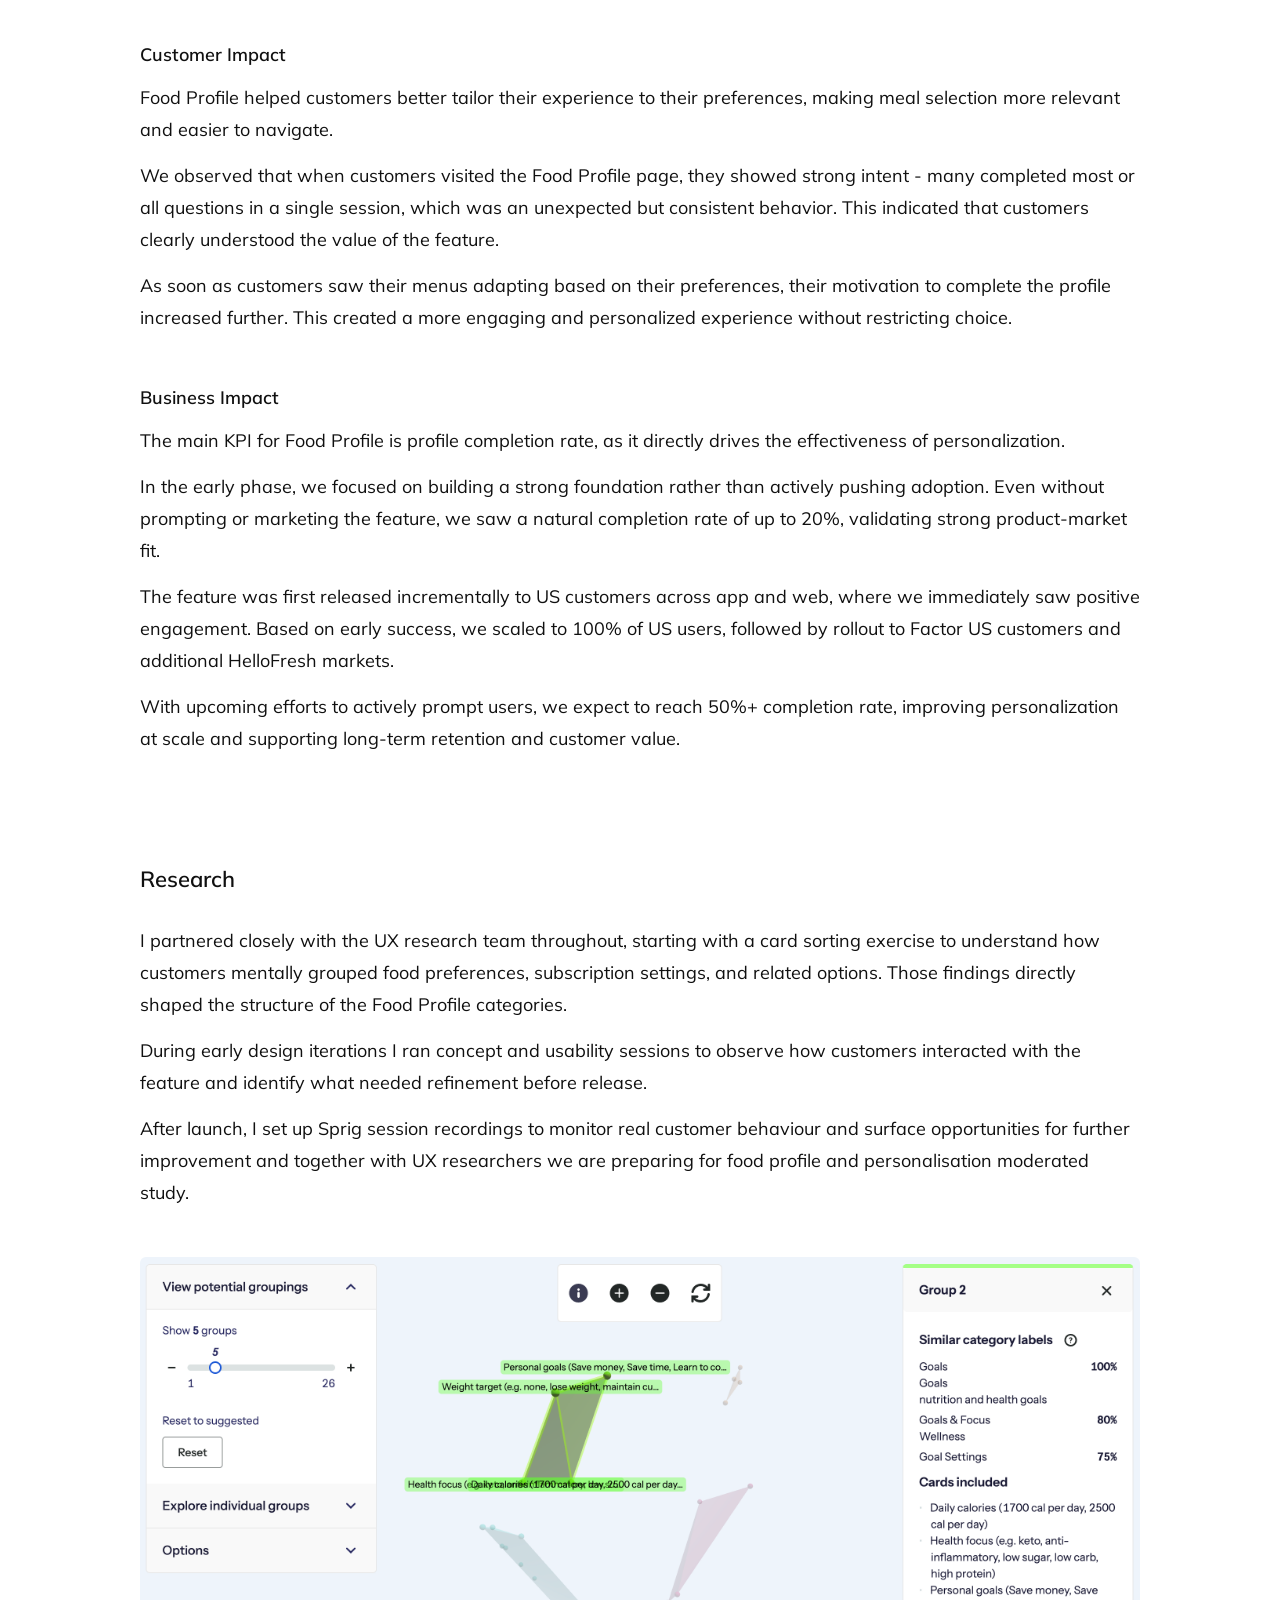
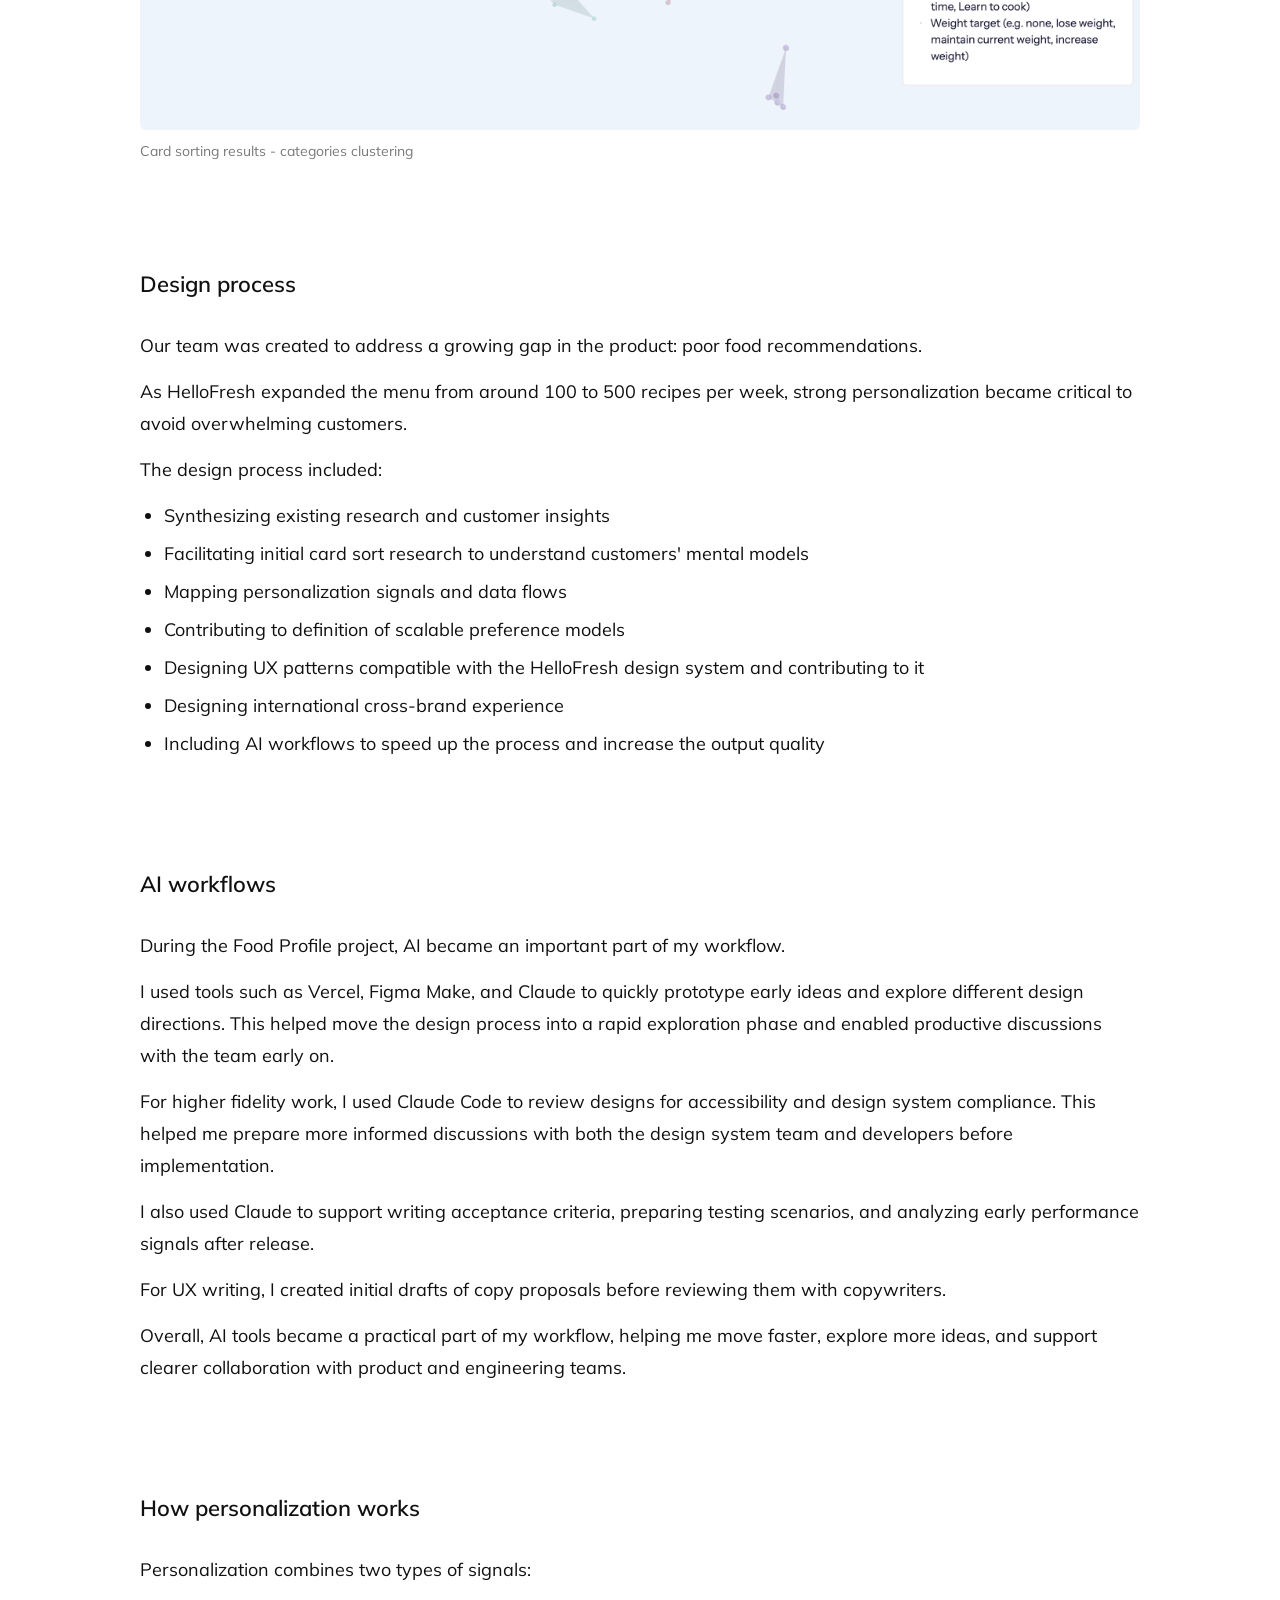
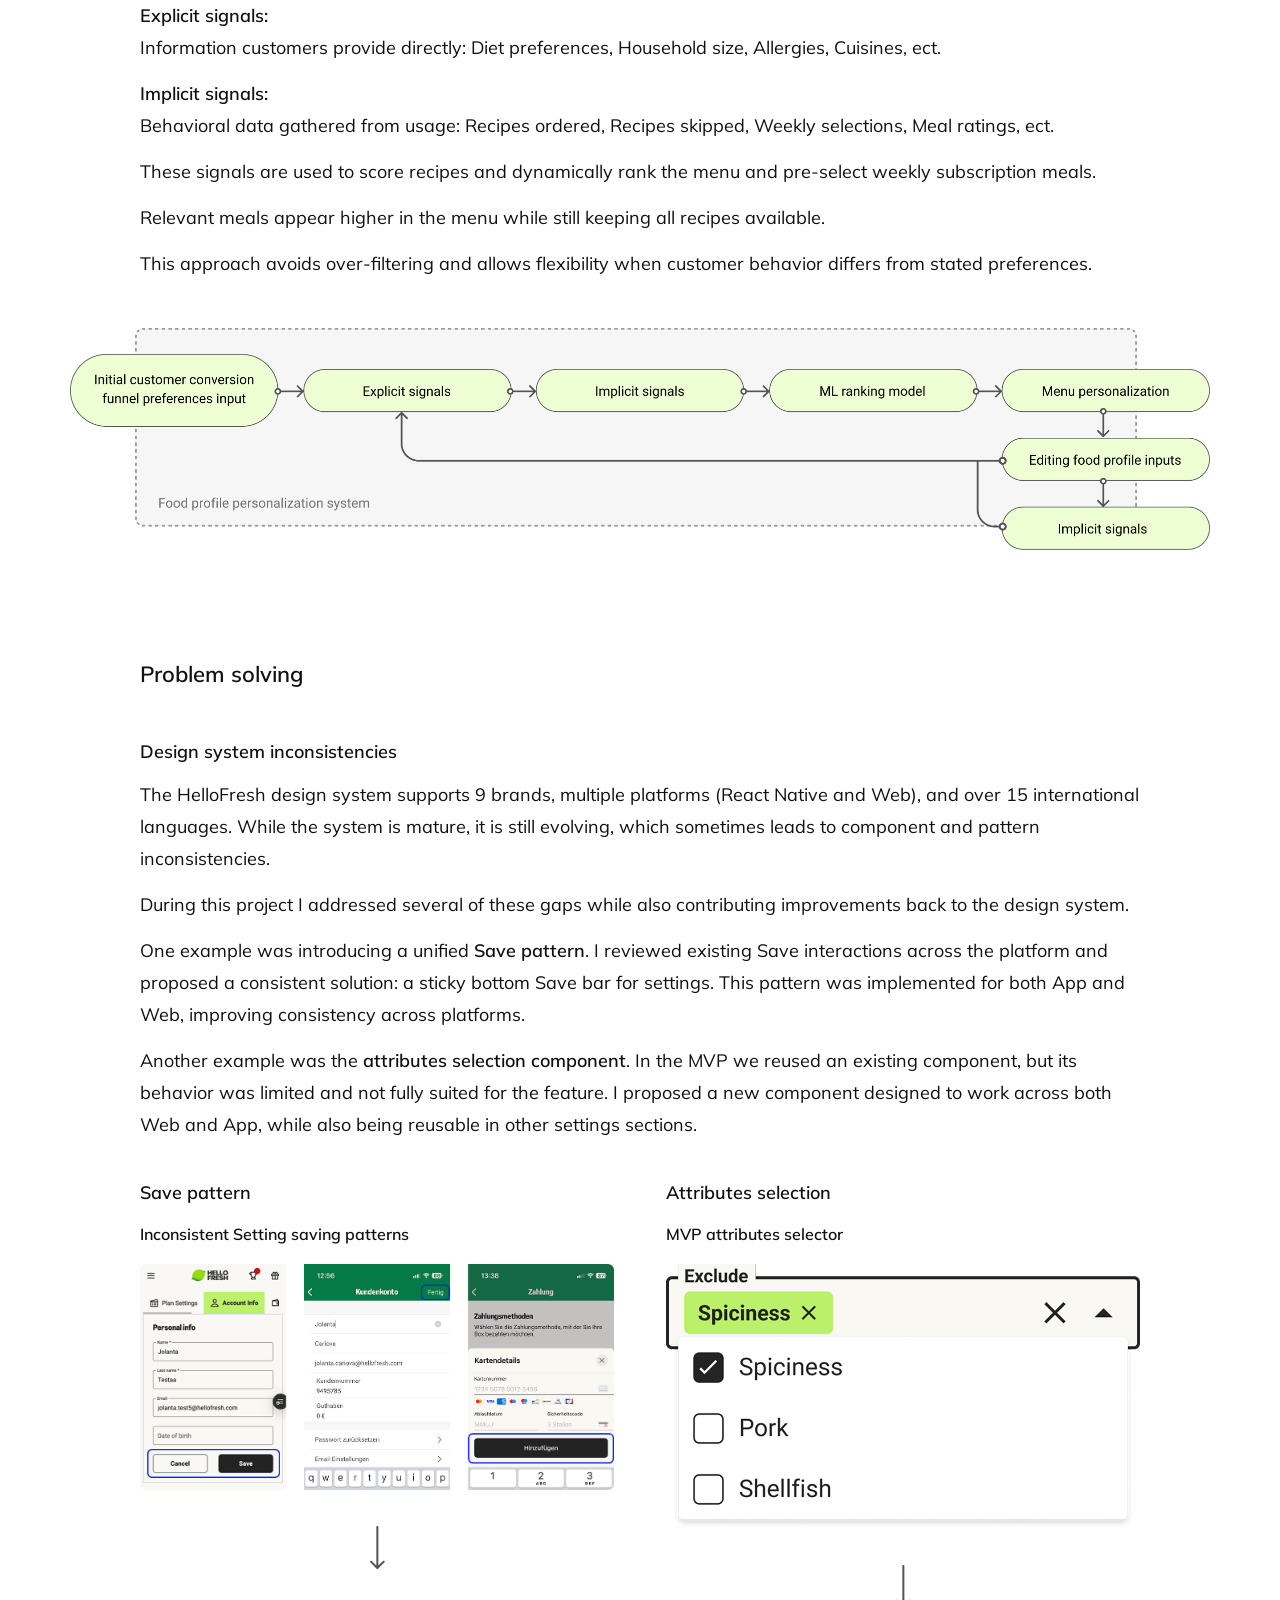
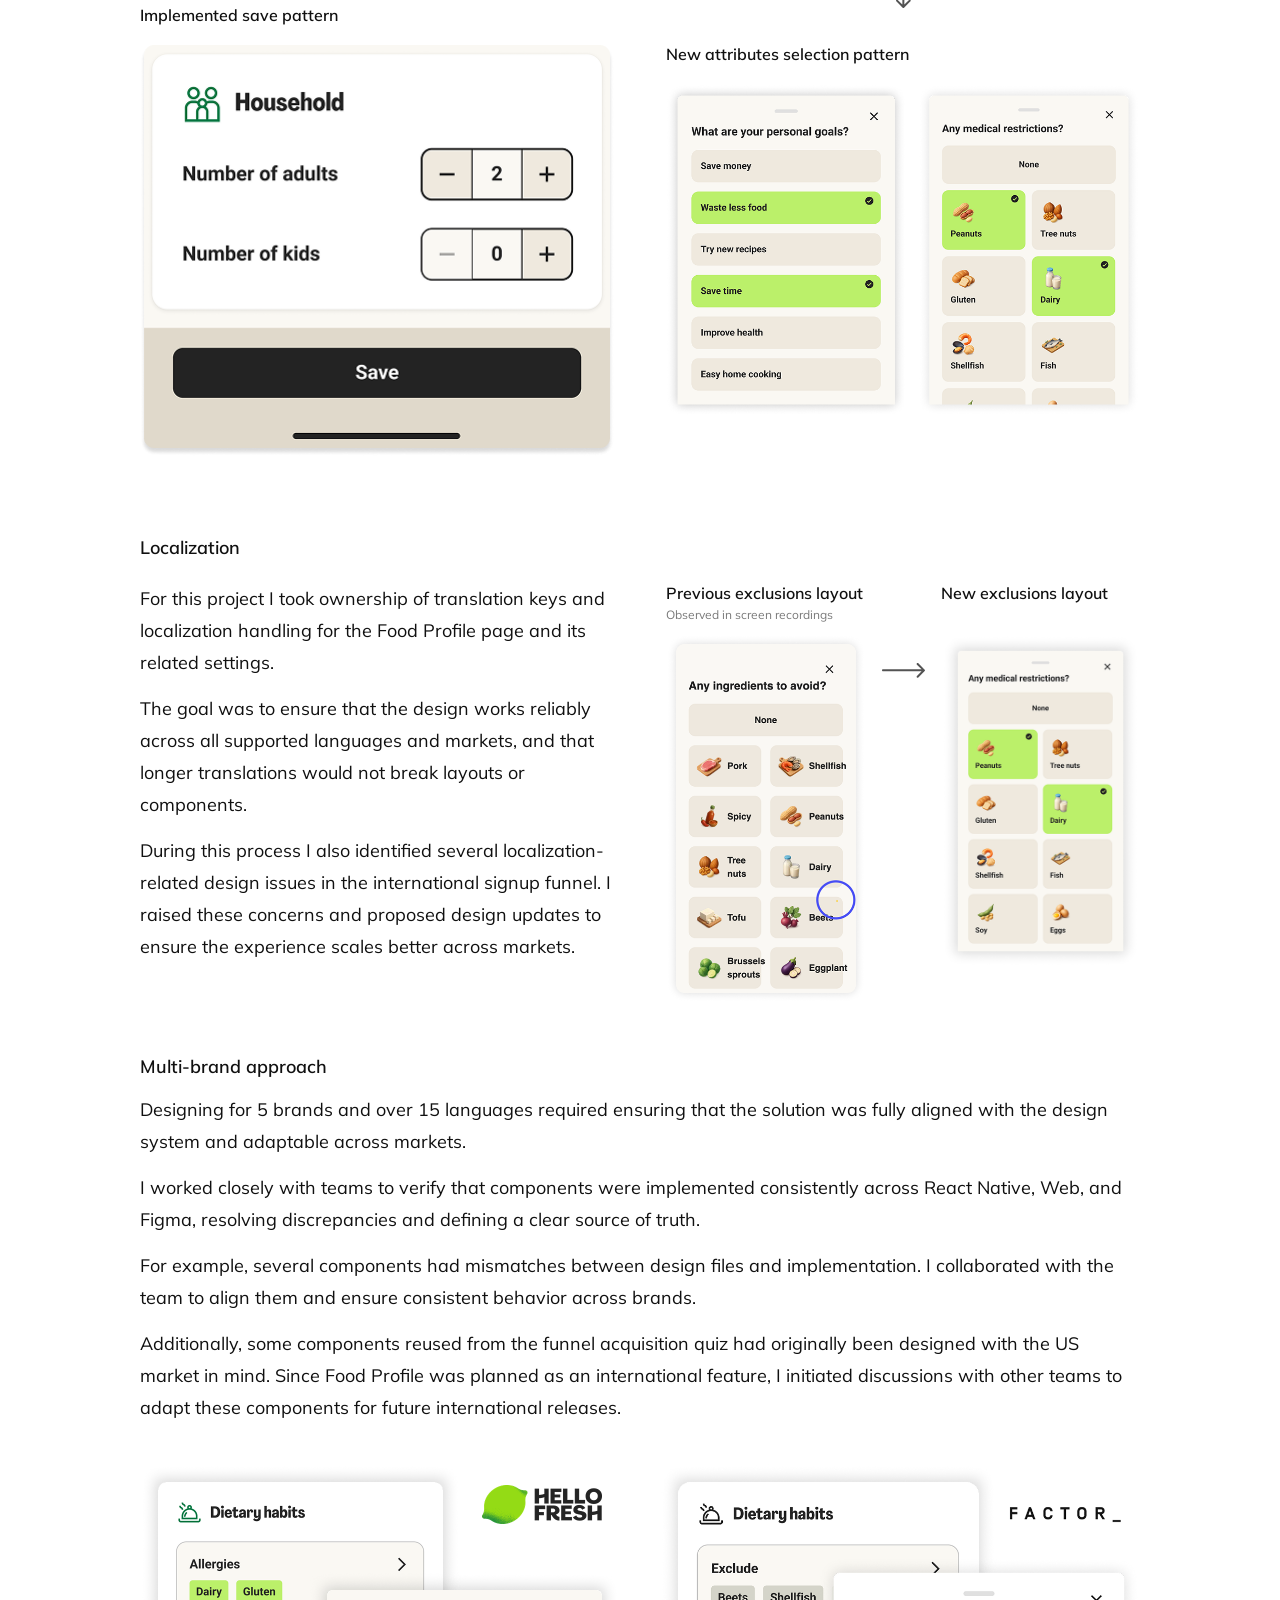
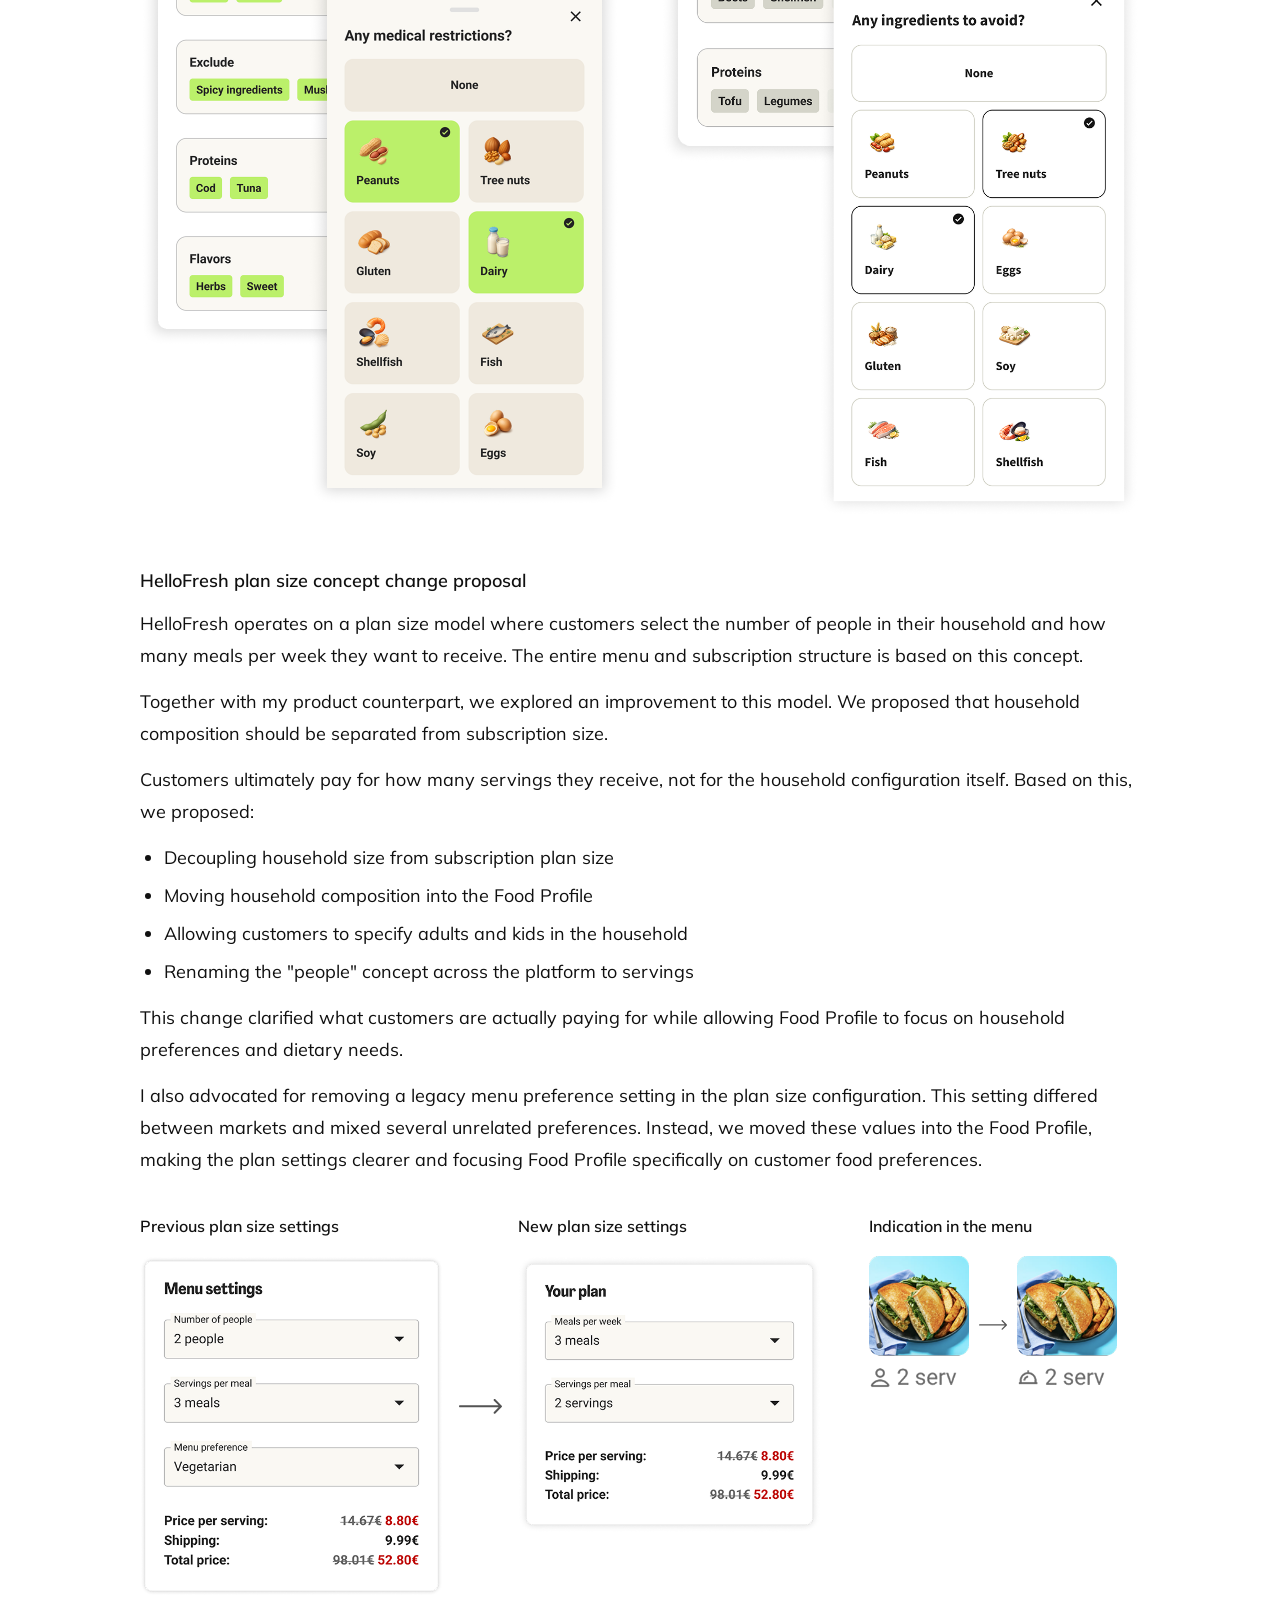
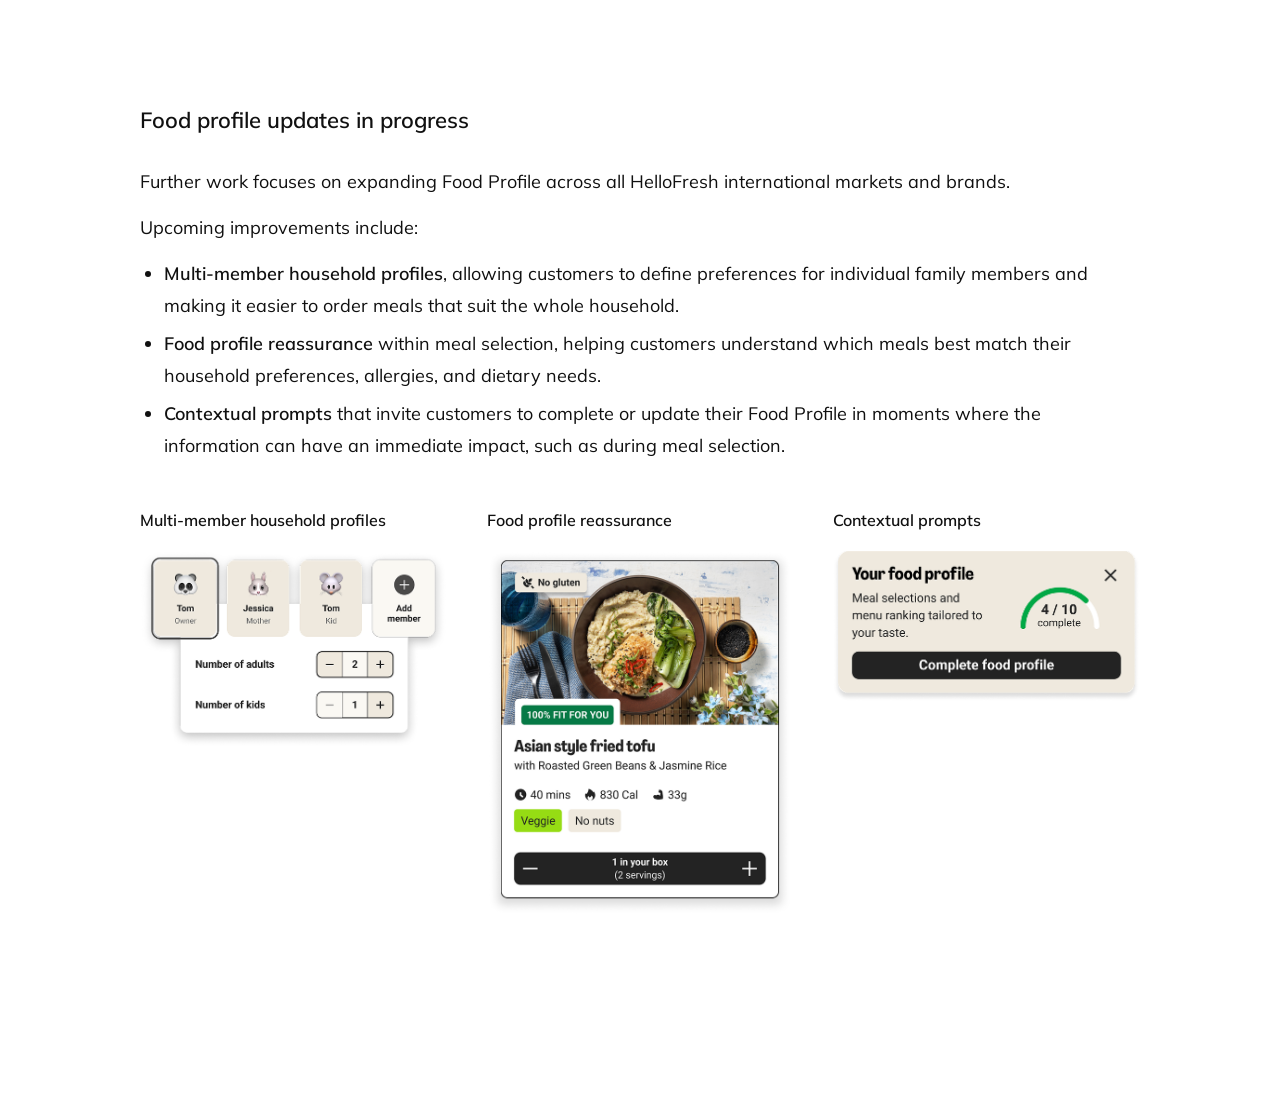
<file: food-profile.html>
<!DOCTYPE html>
<html lang="en">
<head>
  <meta charset="UTF-8" />
  <meta name="viewport" content="width=device-width, initial-scale=1.0" />
  <title>HelloFresh Food Profile  -  Jolanta Cariova</title>
  <link rel="preconnect" href="https://fonts.googleapis.com" />
  <link rel="preconnect" href="https://fonts.gstatic.com" crossorigin />
  <link href="https://fonts.googleapis.com/css2?family=Mulish:wght@400;600;700&display=swap" rel="stylesheet" />
  <link rel="stylesheet" href="style.css" />
  <style>
    .nav-dropdown { position: relative; }
    .nav-dropdown-menu {
      display: none;
      position: absolute;
      top: 100%;
      left: 0;
      z-index: 200;
      padding-top: 8px;
    }
    .nav-dropdown:hover .nav-dropdown-menu { display: block; }
    .nav-dropdown-menu a {
      display: block;
      padding: 5px 0;
      font-size: 14px;
      font-weight: 600;
      color: var(--dark);
      text-decoration: none;
      white-space: nowrap;
    }
    .nav-dropdown-menu a:hover { color: var(--blue); }
  </style>
</head>
<body>

  <div class="blob blob-top" aria-hidden="true"><img src="red-gradient.png" alt="" /></div>
  <div class="blob blob-bottom" aria-hidden="true"><img src="blue-gradient.png" alt="" /></div>

  <div class="page">

    <!-- Nav -->
    <header class="header">
      <div class="header-identity">
        <a href="index.html" class="site-logo"><img src="jolanta-logo.svg" alt="Jolanta Cariova" /></a>
        <span class="site-role">Senior product designer</span>
      </div>
      <nav class="nav">
        <div class="nav-dropdown">
          <a href="shopify-collective.html" class="nav-link">Shopify Collective</a>
          <div class="nav-dropdown-menu">
            <a href="shopify-collective.html">Project overview</a>
            <a href="shopify-supplier.html">Supplier - Price list</a>
            <a href="shopify-retailer.html">Retailer - Products import</a>
          </div>
        </div>
        <a href="food-profile.html" class="nav-link" style="color: var(--blue);">HelloFresh Food profile</a>
        <a href="resume.html" class="nav-link">Resume</a>
      </nav>
    </header>

    <!-- Hero -->
    <div class="page-hero reveal">
      <div class="hero-meta">
        <div class="hero-logo">
          <img src="hf-logo.png" alt="HelloFresh" />
        </div>
        <p class="hero-period">2025 - Present</p>
        <p class="hero-intro">Food profile, a strategic platform initiative across international HelloFresh brands. Allows customers to set their food preferences powering ML-driven personalization and recommendations.</p>
      </div>
      <div class="hero-image">
        <img src="food-profile-visual.png" alt="HelloFresh Food profile interface" />
      </div>
    </div>

    <!-- Info cards -->
    <div class="info-cards">
      <div class="info-card reveal">
        <p class="info-card-label">Platform</p>
        <p class="info-card-value">Web and mobile App<br>15 markets across 5 brands</p>
      </div>
      <div class="info-card reveal">
        <p class="info-card-label">AI workflows</p>
        <p class="info-card-value">AI-assisted prototyping<br>and workflow automation</p>
      </div>
      <div class="info-card reveal">
        <p class="info-card-label">Timeline</p>
        <p class="info-card-value">2025 Q4 - Present<br>Product active and scaling</p>
      </div>
      <div class="info-card reveal">
        <p class="info-card-label">Adoption</p>
        <p class="info-card-value">25% completion pre-promotion<br>70%+ expected post-promotion</p>
      </div>
      <div class="info-card reveal">
        <p class="info-card-label">Role</p>
        <p class="info-card-value">Leading Customer profile UX</p>
      </div>
    </div>

    <!-- Contents -->
    <p class="section-label">Contents</p>
    <ul class="toc">
      <li>
        <a href="#overview" onclick="event.preventDefault(); document.querySelector('#overview').scrollIntoView({behavior:'smooth', block:'start'});">Food profile project overview</a>
        <img src="chevron.svg" alt="" class="toc-arrow" />
      </li>
      <li>
        <a href="#solution" onclick="event.preventDefault(); document.querySelector('#solution').scrollIntoView({behavior:'smooth', block:'start'});">Solution</a>
        <img src="chevron.svg" alt="" class="toc-arrow" />
      </li>
      <li>
        <a href="#impact" onclick="event.preventDefault(); document.querySelector('#impact').scrollIntoView({behavior:'smooth', block:'start'});">Impact</a>
        <img src="chevron.svg" alt="" class="toc-arrow" />
      </li>
      <li>
        <a href="#research" onclick="event.preventDefault(); document.querySelector('#research').scrollIntoView({behavior:'smooth', block:'start'});">Research</a>
        <img src="chevron.svg" alt="" class="toc-arrow" />
      </li>
      <li>
        <a href="#design-process" onclick="event.preventDefault(); document.querySelector('#design-process').scrollIntoView({behavior:'smooth', block:'start'});">Design process</a>
        <img src="chevron.svg" alt="" class="toc-arrow" />
      </li>
      <li>
        <a href="#ai-workflows" onclick="event.preventDefault(); document.querySelector('#ai-workflows').scrollIntoView({behavior:'smooth', block:'start'});">AI workflows</a>
        <img src="chevron.svg" alt="" class="toc-arrow" />
      </li>
      <li>
        <a href="#personalization" onclick="event.preventDefault(); document.querySelector('#personalization').scrollIntoView({behavior:'smooth', block:'start'});">How personalization works</a>
        <img src="chevron.svg" alt="" class="toc-arrow" />
      </li>
      <li>
        <a href="#problem-solving" onclick="event.preventDefault(); document.querySelector('#problem-solving').scrollIntoView({behavior:'smooth', block:'start'});">Problem solving</a>
        <img src="chevron.svg" alt="" class="toc-arrow" />
      </li>
      <li>
        <a href="#updates" onclick="event.preventDefault(); document.querySelector('#updates').scrollIntoView({behavior:'smooth', block:'start'});">Food profile updates in progress</a>
        <img src="chevron.svg" alt="" class="toc-arrow" />
      </li>
    </ul>

    <!-- Overview anchor -->
    <div id="overview" style="scroll-margin-top: 80px;"></div>

    <!-- My role + Challenge -->
    <div class="two-col reveal" style="margin-bottom: 80px;">
      <div>
        <p class="col-heading">My role</p>
        <div class="col-body">
          <p>I led the design of Food Profile from scratch - there was no prior version to build on. I worked with the personalization team to define what preference data to collect and how to structure it, ran user research to understand how customers thought about their food preferences, owned the design across all platforms, and navigated the complexity of shipping a single experience across five international HelloFresh brands and fifteen markets.</p>
        </div>
      </div>
      <div>
        <p class="col-heading">Challenge</p>
        <div class="col-body">
          <p>Every HelloFresh customer received the same experience regardless of who they were. Menu personalization came down to a single generic preference setting - a dropdown with a handful of broad categories - and everyone in that bucket got the same menu ranking and the same pre-selected meals. For customers who had been ordering for months or years, this was increasingly frustrating. They felt like strangers to a service they used every week. There was no way to tell HelloFresh what they actually liked, what they'd never eat, or what kind of cooking they wanted to do - and no sign that HelloFresh was learning anything about them over time. Food Profile was the response to that: a way to finally let customers express who they are, and give HelloFresh the signal it needed to treat them accordingly.</p>
        </div>
      </div>
    </div>

    <!-- Image + Solution -->
    <div id="solution" class="two-col reveal" style="margin-bottom: 60px; max-width: 1000px; margin-left: auto; margin-right: auto;">
      <div style="position: relative;">
        <img src="food-profile-img.png" alt="Food profile app screen" style="width: calc(100% + 200px); margin-left: -100px; height: auto; display: block;" />
        <a href="https://www.figma.com/proto/LRXRjQVve5ARM3HFa32LFe/Food-profile?node-id=1-14262&t=7pBIm9r05GSUYvar-1&scaling=scale-down&content-scaling=fixed&page-id=0%3A1&starting-point-node-id=1%3A14262" class="case-link" target="_blank" rel="noopener" style="position: absolute; bottom: 52px; left: 50%; transform: translateX(calc(-50% - 20px)); white-space: nowrap;">Preview prototype</a>
      </div>
      <div>
        <p class="col-heading">Solution</p>
        <div class="col-body">
          <p>We designed Food Profile, a centralized preference system where customers can define and manage their food tastes.</p>
          <p>Customers can:</p>
          <ul>
            <li>Set diet preferences</li>
            <li>Define household size and composition</li>
            <li>Set hard diet restrictions (eg. Diet type, Allergies)</li>
            <li>Set food preferences (eg. Proteins, Cuisines, Dish types)</li>
            <li>Update taste preferences anytime</li>
          </ul>
          <p>After updating their profile, personalization is applied immediately, adjusting the menu ranking while keeping the full menu available at all times.</p>
          <p>This allows customers to discover relevant meals without losing control over their selection.</p>
        </div>
      </div>
    </div>

    <!-- Impact -->
    <div id="impact" class="content-section reveal" style="margin-top: 80px;">
      <p class="section-heading">Impact</p>

      <p class="section-subheading">Customer Impact</p>
      <div class="section-body">
        <p>Food Profile helped customers better tailor their experience to their preferences, making meal selection more relevant and easier to navigate.</p>
        <p>We observed that when customers visited the Food Profile page, they showed strong intent  -  many completed most or all questions in a single session, which was an unexpected but consistent behavior. This indicated that customers clearly understood the value of the feature.</p>
        <p>As soon as customers saw their menus adapting based on their preferences, their motivation to complete the profile increased further. This created a more engaging and personalized experience without restricting choice.</p>
      </div>

      <p class="section-subheading">Business Impact</p>
      <div class="section-body">
        <p>The main KPI for Food Profile is profile completion rate, as it directly drives the effectiveness of personalization.</p>
        <p>In the early phase, we focused on building a strong foundation rather than actively pushing adoption. Even without prompting or marketing the feature, we saw a natural completion rate of up to 20%, validating strong product-market fit.</p>
        <p>The feature was first released incrementally to US customers across app and web, where we immediately saw positive engagement. Based on early success, we scaled to 100% of US users, followed by rollout to Factor US customers and additional HelloFresh markets.</p>
        <p>With upcoming efforts to actively prompt users, we expect to reach 50%+ completion rate, improving personalization at scale and supporting long-term retention and customer value.</p>
      </div>
    </div>

    <!-- Research -->
    <div id="research" class="content-section reveal">
      <p class="section-heading">Research</p>
      <div class="section-body">
        <p>I partnered closely with the UX research team throughout, starting with a card sorting exercise to understand how customers mentally grouped food preferences, subscription settings, and related options. Those findings directly shaped the structure of the Food Profile categories.</p>
        <p>During early design iterations I ran concept and usability sessions to observe how customers interacted with the feature and identify what needed refinement before release.</p>
        <p>After launch, I set up Sprig session recordings to monitor real customer behaviour and surface opportunities for further improvement and together with UX researchers we are preparing for food profile and personalisation moderated study.</p>
      </div>
      <div style="margin-top: 48px;">
        <img src="card-sorting.png" alt="Card sorting results - categories clustering" style="width: 100%; height: auto; display: block; border-radius: 6px;" />
        <p style="font-size: 14px; color: var(--grey); margin-top: 12px;">Card sorting results - categories clustering</p>
      </div>
    </div>

    <!-- Design process -->
    <div id="design-process" class="content-section reveal">
      <p class="section-heading">Design process</p>
      <div class="section-body">
        <p>Our team was created to address a growing gap in the product: poor food recommendations.</p>
        <p>As HelloFresh expanded the menu from around 100 to 500 recipes per week, strong personalization became critical to avoid overwhelming customers.</p>
        <p>The design process included:</p>
        <ul>
          <li>Synthesizing existing research and customer insights</li>
          <li>Facilitating initial card sort research to understand customers' mental models</li>
          <li>Mapping personalization signals and data flows</li>
          <li>Contributing to definition of scalable preference models</li>
          <li>Designing UX patterns compatible with the HelloFresh design system and contributing to it</li>
          <li>Designing international cross-brand experience</li>
          <li>Including AI workflows to speed up the process and increase the output quality</li>
        </ul>
      </div>
    </div>

    <!-- AI workflows -->
    <div id="ai-workflows" class="content-section reveal">
      <p class="section-heading">AI workflows</p>
      <div class="section-body">
        <p>During the Food Profile project, AI became an important part of my workflow.</p>
        <p>I used tools such as Vercel, Figma Make, and Claude to quickly prototype early ideas and explore different design directions. This helped move the design process into a rapid exploration phase and enabled productive discussions with the team early on.</p>
        <p>For higher fidelity work, I used Claude Code to review designs for accessibility and design system compliance. This helped me prepare more informed discussions with both the design system team and developers before implementation.</p>
        <p>I also used Claude to support writing acceptance criteria, preparing testing scenarios, and analyzing early performance signals after release.</p>
        <p>For UX writing, I created initial drafts of copy proposals before reviewing them with copywriters.</p>
        <p>Overall, AI tools became a practical part of my workflow, helping me move faster, explore more ideas, and support clearer collaboration with product and engineering teams.</p>
      </div>
    </div>

    <!-- How personalization works -->
    <div id="personalization" class="content-section reveal">
      <p class="section-heading">How personalization works</p>
      <div class="section-body">
        <p>Personalization combines two types of signals:</p>
        <p><span style="font-weight: 600;">Explicit signals:</span><br>Information customers provide directly: Diet preferences, Household size, Allergies, Cuisines, ect.</p>
        <p><span style="font-weight: 600;">Implicit signals:</span><br>Behavioral data gathered from usage: Recipes ordered, Recipes skipped, Weekly selections, Meal ratings, ect.</p>
        <p>These signals are used to score recipes and dynamically rank the menu and pre-select weekly subscription meals.</p>
        <p>Relevant meals appear higher in the menu while still keeping all recipes available.</p>
        <p>This approach avoids over-filtering and allows flexibility when customer behavior differs from stated preferences.</p>
      </div>
      <div style="margin-top: 48px; overflow: visible;">
        <img src="food-profile-flow.png" alt="Food profile personalization system flow diagram" style="width: calc(100% + 140px); margin-left: -70px; height: auto; display: block;" />
      </div>
    </div>

    <!-- Problem solving -->
    <div id="problem-solving" class="content-section reveal">
      <p class="section-heading">Problem solving</p>

      <!-- Design system inconsistencies -->
      <p class="section-subheading">Design system inconsistencies</p>
      <div class="section-body">
        <p>The HelloFresh design system supports 9 brands, multiple platforms (React Native and Web), and over 15 international languages. While the system is mature, it is still evolving, which sometimes leads to component and pattern inconsistencies.</p>
        <p>During this project I addressed several of these gaps while also contributing improvements back to the design system.</p>
        <p>One example was introducing a unified <span style="font-weight: 600;">Save pattern</span>. I reviewed existing Save interactions across the platform and proposed a consistent solution: a sticky bottom Save bar for settings. This pattern was implemented for both App and Web, improving consistency across platforms.</p>
        <p>Another example was the <span style="font-weight: 600;">attributes selection component</span>. In the MVP we reused an existing component, but its behavior was limited and not fully suited for the feature. I proposed a new component designed to work across both Web and App, while also being reusable in other settings sections.</p>
      </div>
      <div style="display: grid; grid-template-columns: 1fr 1fr; gap: 52px; margin-top: 40px;">
        <!-- Save pattern column -->
        <div style="display: flex; flex-direction: column;">
          <p style="font-size: 18px; font-weight: 600; color: var(--dark); margin-bottom: 20px;">Save pattern</p>
          <p style="font-size: 16px; font-weight: 600; color: var(--dark); margin-bottom: 20px;">Inconsistent Setting saving patterns</p>
          <img src="save-patterns.png" alt="Inconsistent save patterns across the platform" style="width: 100%; height: auto; display: block; border-radius: 6px;" />
          <div style="display: flex; justify-content: center; margin: 36px 0;">
            <img src="arrow-down.svg" alt="" style="width: 15px; height: auto;" />
          </div>
          <p style="font-size: 16px; font-weight: 600; color: var(--dark); margin-bottom: 20px;">Implemented save pattern</p>
          <img src="implemented-save.png" alt="New sticky save bar" style="width: 100%; height: auto; display: block; border-radius: 6px;" />
        </div>
        <!-- Attributes selection column -->
        <div style="display: flex; flex-direction: column;">
          <p style="font-size: 18px; font-weight: 600; color: var(--dark); margin-bottom: 20px;">Attributes selection</p>
          <p style="font-size: 16px; font-weight: 600; color: var(--dark); margin-bottom: 20px;">MVP attributes selector</p>
          <img src="multi-select-dropdown.png" alt="MVP dropdown attributes selector" style="width: 100%; height: auto; display: block; border-radius: 6px;" />
          <div style="display: flex; justify-content: center; margin: 36px 0;">
            <img src="arrow-down.svg" alt="" style="width: 15px; height: auto;" />
          </div>
          <p style="font-size: 16px; font-weight: 600; color: var(--dark); margin-bottom: 20px;">New attributes selection pattern</p>
          <img src="multi-select-drawer.png" alt="New drawer-based attributes selection component" style="width: 100%; height: auto; display: block; border-radius: 6px;" />
        </div>
      </div>

      <!-- Localization -->
      <p class="section-subheading" style="margin-top: 80px;">Localization</p>
      <div style="display: grid; grid-template-columns: 1fr 1fr; gap: 52px; margin-top: 24px; align-items: start;">
        <div class="col-body">
          <p>For this project I took ownership of translation keys and localization handling for the Food Profile page and its related settings.</p>
          <p>The goal was to ensure that the design works reliably across all supported languages and markets, and that longer translations would not break layouts or components.</p>
          <p>During this process I also identified several localization-related design issues in the international signup funnel. I raised these concerns and proposed design updates to ensure the experience scales better across markets.</p>
        </div>
        <div style="display: flex; align-items: flex-start; gap: 16px;">
          <div style="flex: 1;">
            <p style="font-size: 16px; font-weight: 600; color: var(--dark); margin-bottom: 4px;">Previous exclusions layout</p>
            <p style="font-size: 12px; color: var(--grey); margin-bottom: 12px;">Observed in screen recordings</p>
            <img src="exclusions-1.png" alt="Previous exclusions layout" style="width: 100%; height: auto; display: block; border-radius: 6px;" />
          </div>
          <img src="arrow-right.svg" alt="" style="flex-shrink: 0; width: 43px; height: auto; margin-top: 80px;" />
          <div style="flex: 1;">
            <p style="font-size: 16px; font-weight: 600; color: var(--dark); margin-bottom: 4px;">New exclusions layout</p>
            <p style="font-size: 12px; color: var(--grey); margin-bottom: 12px;">&nbsp;</p>
            <img src="exclusions-2.png" alt="New exclusions layout" style="width: 100%; height: auto; display: block; border-radius: 6px;" />
          </div>
        </div>
      </div>

      <!-- Multi-brand approach -->
      <p class="section-subheading">Multi-brand approach</p>
      <div class="section-body">
        <p>Designing for 5 brands and over 15 languages required ensuring that the solution was fully aligned with the design system and adaptable across markets.</p>
        <p>I worked closely with teams to verify that components were implemented consistently across React Native, Web, and Figma, resolving discrepancies and defining a clear source of truth.</p>
        <p>For example, several components had mismatches between design files and implementation. I collaborated with the team to align them and ensure consistent behavior across brands.</p>
        <p>Additionally, some components reused from the funnel acquisition quiz had originally been designed with the US market in mind. Since Food Profile was planned as an international feature, I initiated discussions with other teams to adapt these components for future international releases.</p>
      </div>
      <div style="display: grid; grid-template-columns: 1fr 1fr; gap: 40px; margin-top: 40px;">
        <img src="hg-food.png" alt="HelloFresh food profile dietary habits" style="width: 100%; height: auto; display: block; border-radius: 6px;" />
        <img src="factor-food.png" alt="Factor food profile dietary habits" style="width: 100%; height: auto; display: block; border-radius: 6px;" />
      </div>

      <!-- Plan size -->
      <p class="section-subheading">HelloFresh plan size concept change proposal</p>
      <div class="section-body">
        <p>HelloFresh operates on a plan size model where customers select the number of people in their household and how many meals per week they want to receive. The entire menu and subscription structure is based on this concept.</p>
        <p>Together with my product counterpart, we explored an improvement to this model. We proposed that household composition should be separated from subscription size.</p>
        <p>Customers ultimately pay for how many servings they receive, not for the household configuration itself. Based on this, we proposed:</p>
        <ul>
          <li>Decoupling household size from subscription plan size</li>
          <li>Moving household composition into the Food Profile</li>
          <li>Allowing customers to specify adults and kids in the household</li>
          <li>Renaming the "people" concept across the platform to servings</li>
        </ul>
        <p>This change clarified what customers are actually paying for while allowing Food Profile to focus on household preferences and dietary needs.</p>
        <p>I also advocated for removing a legacy menu preference setting in the plan size configuration. This setting differed between markets and mixed several unrelated preferences. Instead, we moved these values into the Food Profile, making the plan settings clearer and focusing Food Profile specifically on customer food preferences.</p>
      </div>
      <div style="display: grid; grid-template-columns: 1fr auto 1fr 1fr; column-gap: 16px; row-gap: 24px; align-items: center; margin-top: 40px;">
        <div style="align-self: start;">
          <p style="font-size: 16px; font-weight: 600; color: var(--dark); margin-bottom: 20px;">Previous plan size settings</p>
          <img src="menu-settings-1.png" alt="Previous plan size settings" style="width: 100%; height: auto; display: block; border-radius: 6px;" />
        </div>
        <div>
          <img src="arrow-right.svg" alt="" style="width: 43px; height: auto; display: block;" />
        </div>
        <div style="align-self: start;">
          <p style="font-size: 16px; font-weight: 600; color: var(--dark); margin-bottom: 20px;">New plan size settings</p>
          <img src="menu-settings-2.png" alt="New plan size settings" style="width: 100%; height: auto; display: block; border-radius: 6px;" />
        </div>
        <div style="align-self: start; margin-left: 32px;">
          <p style="font-size: 16px; font-weight: 600; color: var(--dark); margin-bottom: 20px;">Indication in the menu</p>
          <div style="display: flex; align-items: center; gap: 10px;">
            <img src="serv-1.png" alt="Previous servings label" style="width: 100px; height: auto; display: block; border-radius: 6px; flex-shrink: 0;" />
            <img src="arrow-right.svg" alt="" style="width: 28px; flex-shrink: 0;" />
            <img src="serv-2.png" alt="New servings label" style="width: 100px; height: auto; display: block; border-radius: 6px; flex-shrink: 0;" />
          </div>
        </div>
      </div>
    </div>

    <!-- Updates in progress -->
    <div id="updates" class="content-section reveal" style="margin-bottom: 100px;">
      <p class="section-heading">Food profile updates in progress</p>
      <div class="section-body">
        <p>Further work focuses on expanding Food Profile across all HelloFresh international markets and brands.</p>
        <p>Upcoming improvements include:</p>
        <ul>
          <li><span style="font-weight: 600;">Multi-member household profiles</span>, allowing customers to define preferences for individual family members and making it easier to order meals that suit the whole household.</li>
          <li><span style="font-weight: 600;">Food profile reassurance</span> within meal selection, helping customers understand which meals best match their household preferences, allergies, and dietary needs.</li>
          <li><span style="font-weight: 600;">Contextual prompts</span> that invite customers to complete or update their Food Profile in moments where the information can have an immediate impact, such as during meal selection.</li>
        </ul>
      </div>
      <div style="display: grid; grid-template-columns: 1fr 1fr 1fr; gap: 40px; margin-top: 48px;">
        <div>
          <p style="font-size: 16px; font-weight: 600; color: var(--dark); margin-bottom: 20px;">Multi-member household profiles</p>
          <img src="household.png" alt="Multi-member household profiles" style="width: 100%; height: auto; display: block; border-radius: 6px;" />
        </div>
        <div>
          <p style="font-size: 16px; font-weight: 600; color: var(--dark); margin-bottom: 20px;">Food profile reassurance</p>
          <img src="tags.png" alt="Food profile reassurance on recipe card" style="width: 100%; height: auto; display: block; border-radius: 6px;" />
        </div>
        <div>
          <p style="font-size: 16px; font-weight: 600; color: var(--dark); margin-bottom: 20px;">Contextual prompts</p>
          <img src="banner.png" alt="Contextual prompts" style="width: 100%; height: auto; display: block; border-radius: 6px;" />
        </div>
      </div>
    </div>

    <div style="padding-bottom: 80px;"></div>

  </div>
  <script src="cursor.js"></script>
  <script src="scroll.js"></script>
</body>
</html>
</file>
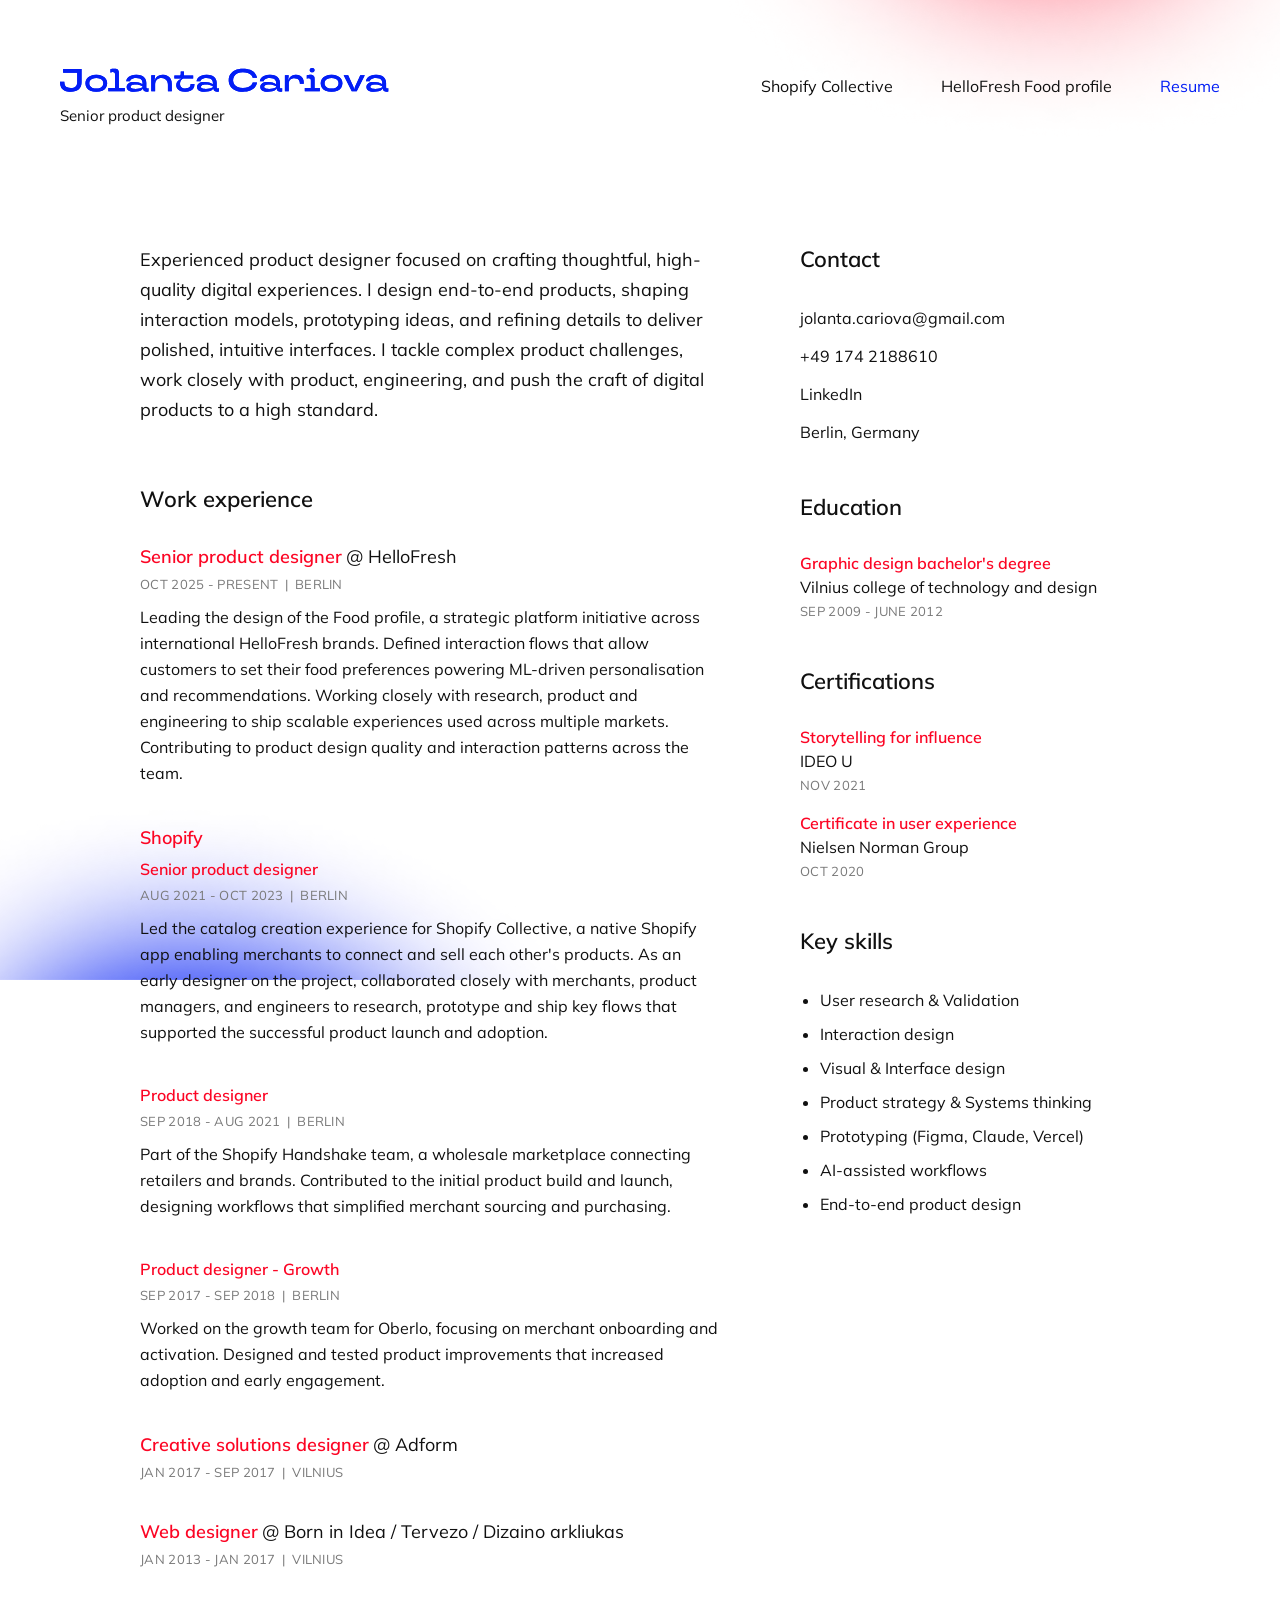
<file: resume.html>
<!DOCTYPE html>
<html lang="en">
<head>
  <meta charset="UTF-8" />
  <meta name="viewport" content="width=device-width, initial-scale=1.0" />
  <title>Resume  -  Jolanta Cariova</title>
  <link rel="preconnect" href="https://fonts.googleapis.com" />
  <link rel="preconnect" href="https://fonts.gstatic.com" crossorigin />
  <link href="https://fonts.googleapis.com/css2?family=Mulish:wght@400;600;700&display=swap" rel="stylesheet" />
  <link rel="stylesheet" href="style.css" />
  <style>
    .nav-dropdown { position: relative; }
    .nav-dropdown-menu {
      display: none;
      position: absolute;
      top: 100%;
      left: 0;
      z-index: 200;
      padding-top: 8px;
    }
    .nav-dropdown:hover .nav-dropdown-menu { display: block; }
    .nav-dropdown-menu a {
      display: block;
      padding: 5px 0;
      font-size: 14px;
      font-weight: 600;
      color: var(--dark);
      text-decoration: none;
      white-space: nowrap;
    }
    .nav-dropdown-menu a:hover { color: var(--blue); }
  </style>
</head>
<body>

  <div class="blob blob-top" aria-hidden="true"><img src="red-gradient.png" alt="" /></div>
  <div class="blob blob-bottom" aria-hidden="true"><img src="blue-gradient.png" alt="" /></div>

  <div class="page">

    <!-- Nav -->
    <header class="header">
      <div class="header-identity">
        <a href="index.html" class="site-logo"><img src="jolanta-logo.svg" alt="Jolanta Cariova" /></a>
        <span class="site-role">Senior product designer</span>
      </div>
      <nav class="nav">
        <div class="nav-dropdown">
          <a href="shopify-collective.html" class="nav-link">Shopify Collective</a>
          <div class="nav-dropdown-menu">
            <a href="shopify-collective.html">Project overview</a>
            <a href="shopify-supplier.html">Supplier - Price list</a>
            <a href="shopify-retailer.html">Retailer - Products import</a>
          </div>
        </div>
        <a href="food-profile.html" class="nav-link">HelloFresh Food profile</a>
        <a href="resume.html" class="nav-link" style="color: var(--blue);">Resume</a>
      </nav>
    </header>

    <!-- Two-column layout -->
    <div class="resume-grid reveal">

      <!-- Left: Work experience -->
      <div>
        <!-- Bio -->
        <p class="resume-bio">
          Experienced product designer focused on crafting thoughtful, high-quality digital experiences. I design end-to-end products, shaping interaction models, prototyping ideas, and refining details to deliver polished, intuitive interfaces. I tackle complex product challenges, work closely with product, engineering, and push the craft of digital products to a high standard.
        </p>

        <h2 class="resume-section-title">Work experience</h2>

        <div class="experience-item">
          <p class="experience-title-inline">Senior product designer</p>
          <p class="experience-company-inline"> @ HelloFresh</p>
          <p class="experience-period">Oct 2025 - Present &nbsp;|&nbsp; Berlin</p>
          <p class="experience-desc">Leading the design of the Food profile, a strategic platform initiative across international HelloFresh brands. Defined interaction flows that allow customers to set their food preferences powering ML-driven personalisation and recommendations. Working closely with research, product and engineering to ship scalable experiences used across multiple markets. Contributing to product design quality and interaction patterns across the team.</p>
        </div>

        <div class="experience-item">
          <p class="experience-company">Shopify</p>
          <p class="experience-title">Senior product designer</p>
          <p class="experience-period">Aug 2021 - Oct 2023 &nbsp;|&nbsp; Berlin</p>
          <p class="experience-desc">Led the catalog creation experience for Shopify Collective, a native Shopify app enabling merchants to connect and sell each other's products. As an early designer on the project, collaborated closely with merchants, product managers, and engineers to research, prototype and ship key flows that supported the successful product launch and adoption.</p>
        </div>

        <div class="experience-item">
          <p class="experience-title">Product designer</p>
          <p class="experience-period">Sep 2018 - Aug 2021 &nbsp;|&nbsp; Berlin</p>
          <p class="experience-desc">Part of the Shopify Handshake team, a wholesale marketplace connecting retailers and brands. Contributed to the initial product build and launch, designing workflows that simplified merchant sourcing and purchasing.</p>
        </div>

        <div class="experience-item">
          <p class="experience-title">Product designer - Growth</p>
          <p class="experience-period">Sep 2017 - Sep 2018 &nbsp;|&nbsp; Berlin</p>
          <p class="experience-desc">Worked on the growth team for Oberlo, focusing on merchant onboarding and activation. Designed and tested product improvements that increased adoption and early engagement.</p>
        </div>

        <div class="experience-item">
          <p class="experience-title-inline">Creative solutions designer</p>
          <p class="experience-company-inline"> @ Adform</p>
          <p class="experience-period">Jan 2017 - Sep 2017 &nbsp;|&nbsp; Vilnius</p>
        </div>

        <div class="experience-item">
          <p class="experience-title-inline">Web designer</p>
          <p class="experience-company-inline"> @ Born in Idea / Tervezo / Dizaino arkliukas</p>
          <p class="experience-period">Jan 2013 - Jan 2017 &nbsp;|&nbsp; Vilnius</p>
        </div>
      </div>

      <!-- Right: Contact, Education, Certifications, Key skills -->
      <div>

        <div class="sidebar-section" style="margin-top: 40px;">
          <h2 class="resume-section-title">Contact</h2>
          <ul class="contact-list">
            <li>jolanta.cariova@gmail.com</li>
            <li>+49 174 2188610</li>
            <li><a href="https://www.linkedin.com/in/jolanta-cariova" target="_blank" rel="noopener">LinkedIn</a></li>
            <li>Berlin, Germany</li>
          </ul>
        </div>

        <div class="sidebar-section">
          <h2 class="resume-section-title">Education</h2>
          <p class="sidebar-item-title">Graphic design bachelor's degree</p>
          <p class="sidebar-item-org">Vilnius college of technology and design</p>
          <p class="sidebar-item-date">Sep 2009 - June 2012</p>
        </div>

        <div class="sidebar-section">
          <h2 class="resume-section-title">Certifications</h2>

          <p class="sidebar-item-title">Storytelling for influence</p>
          <p class="sidebar-item-org">IDEO U</p>
          <p class="sidebar-item-date">Nov 2021</p>

          <p class="sidebar-item-title">Certificate in user experience</p>
          <p class="sidebar-item-org">Nielsen Norman Group</p>
          <p class="sidebar-item-date">Oct 2020</p>
        </div>

        <div class="sidebar-section">
          <h2 class="resume-section-title">Key skills</h2>
          <ul class="skills-list">
            <li>User research &amp; Validation</li>
            <li>Interaction design</li>
            <li>Visual &amp; Interface design</li>
            <li>Product strategy &amp; Systems thinking</li>
            <li>Prototyping (Figma, Claude, Vercel)</li>
            <li>AI-assisted workflows</li>
            <li>End-to-end product design</li>
          </ul>
        </div>

      </div>
    </div>

    <div style="padding-bottom: 80px;"></div>

  </div>
  <script src="cursor.js"></script>
  <script src="scroll.js"></script>
</body>
</html>
</file>
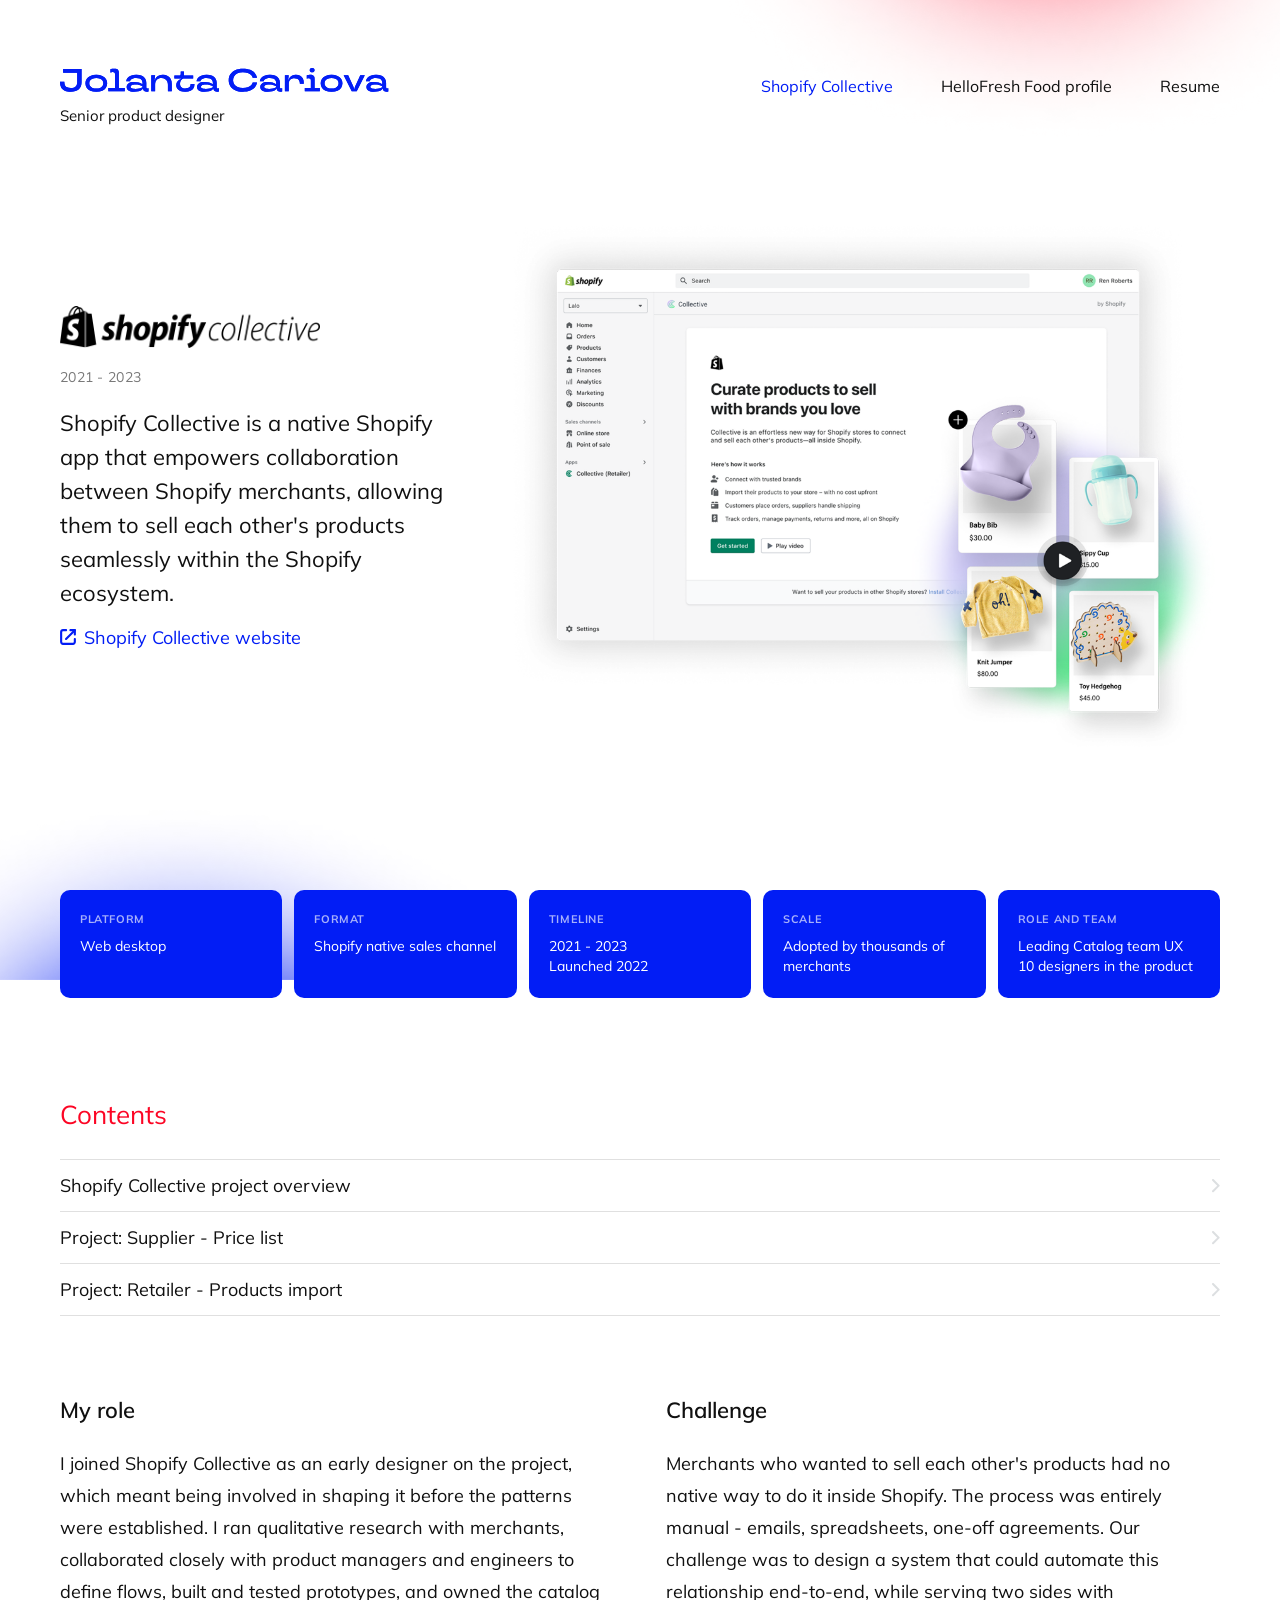
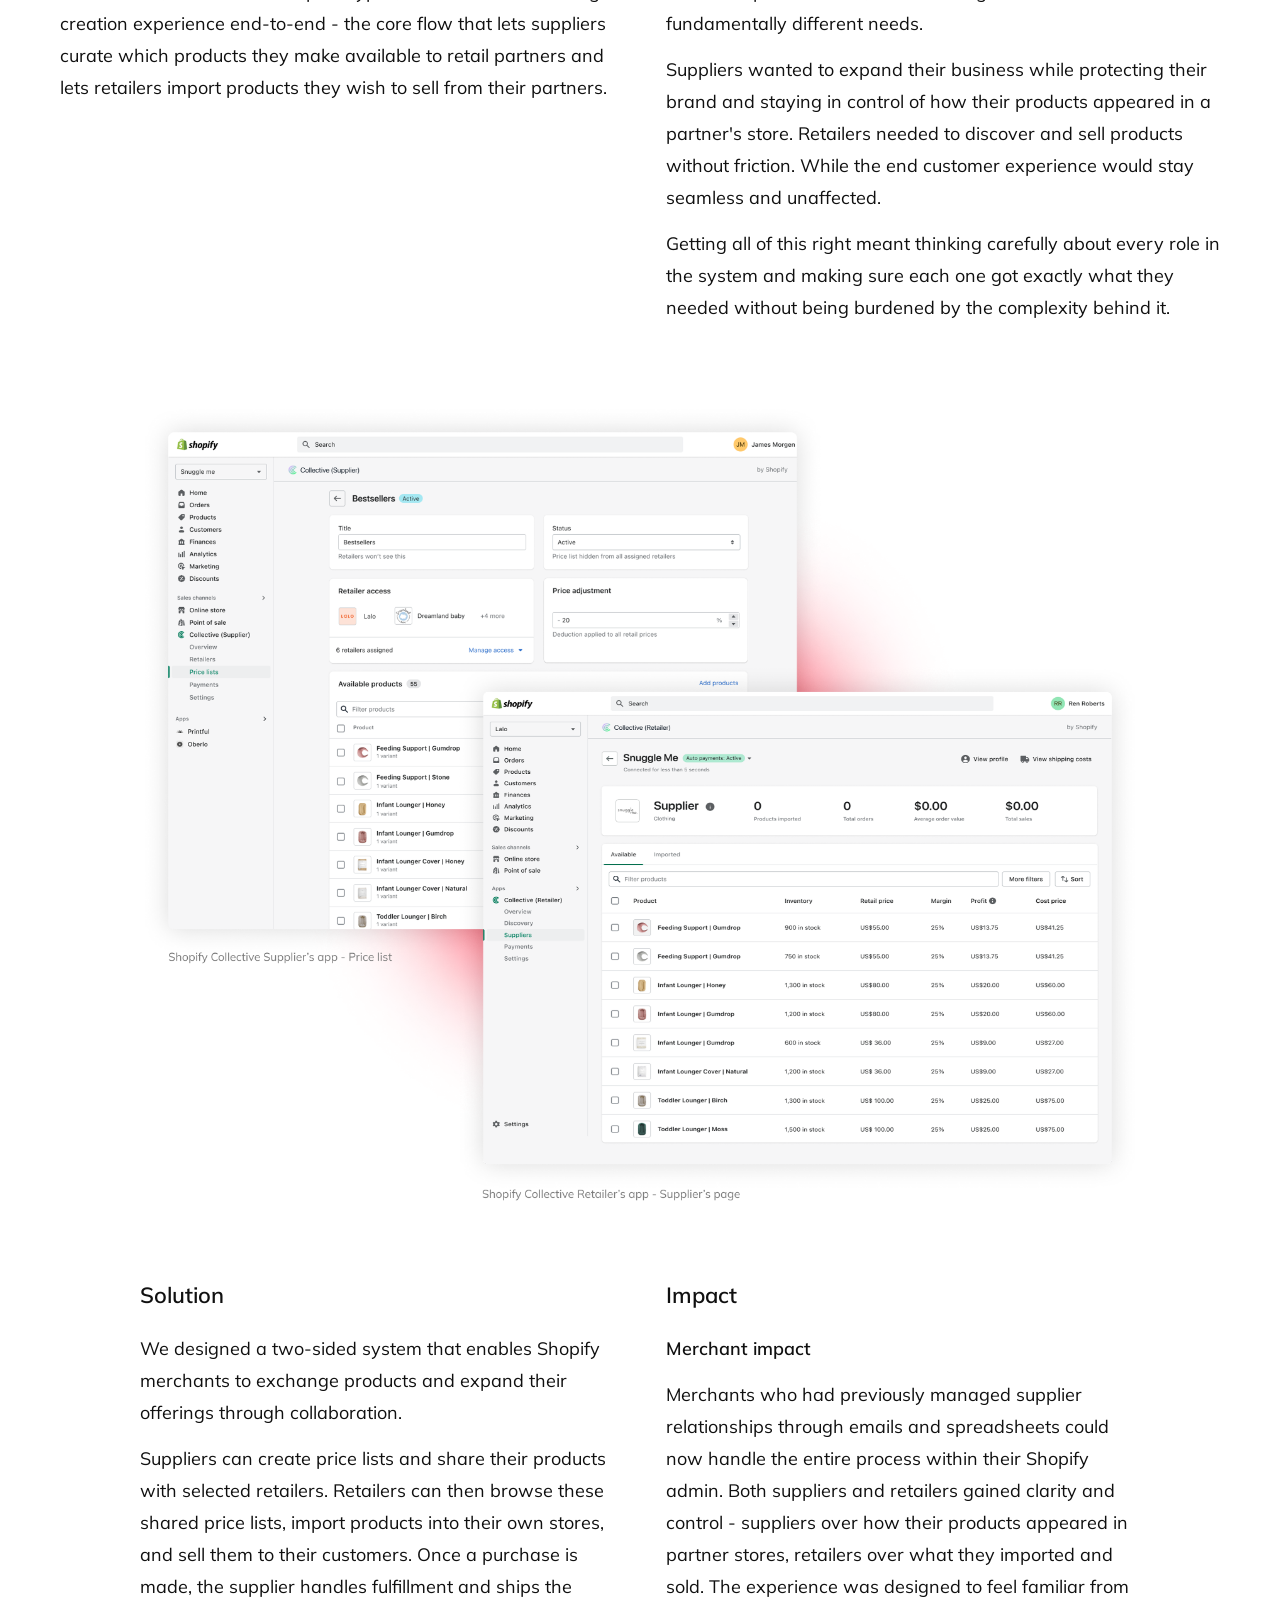
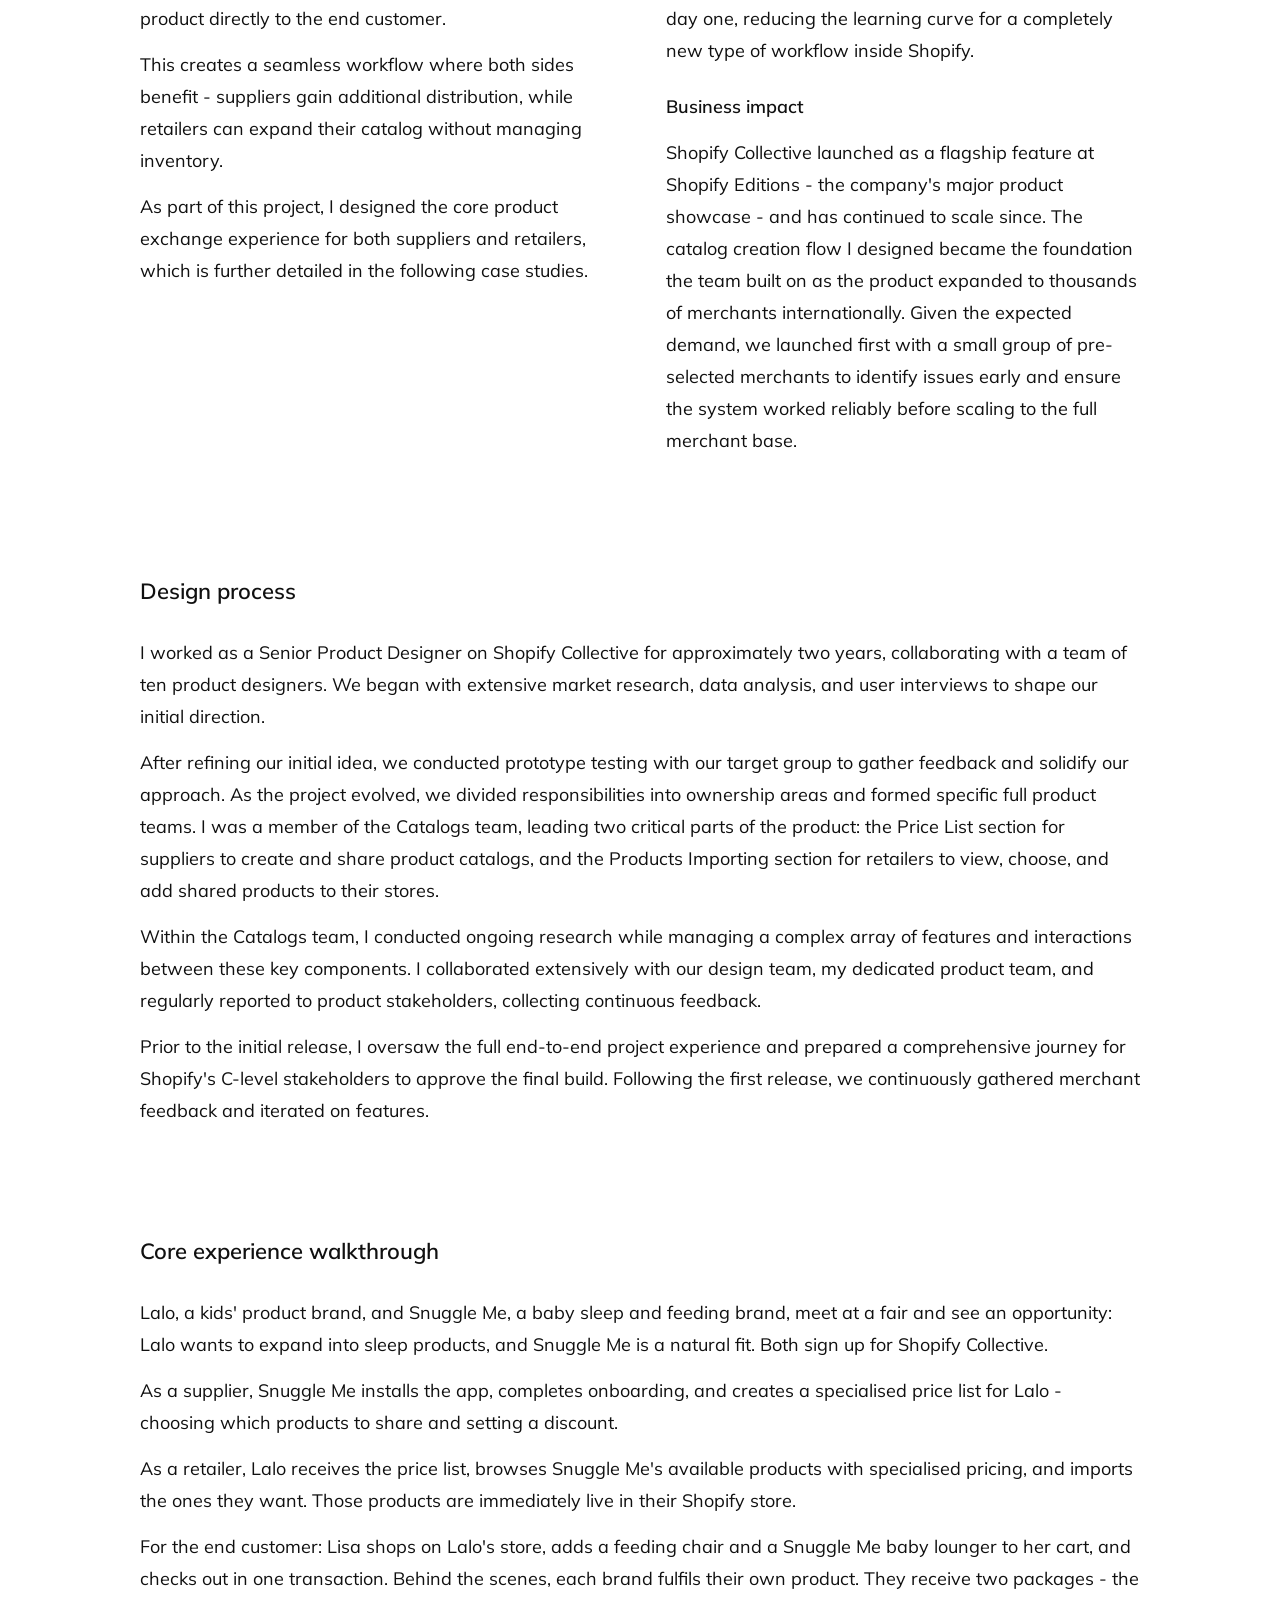
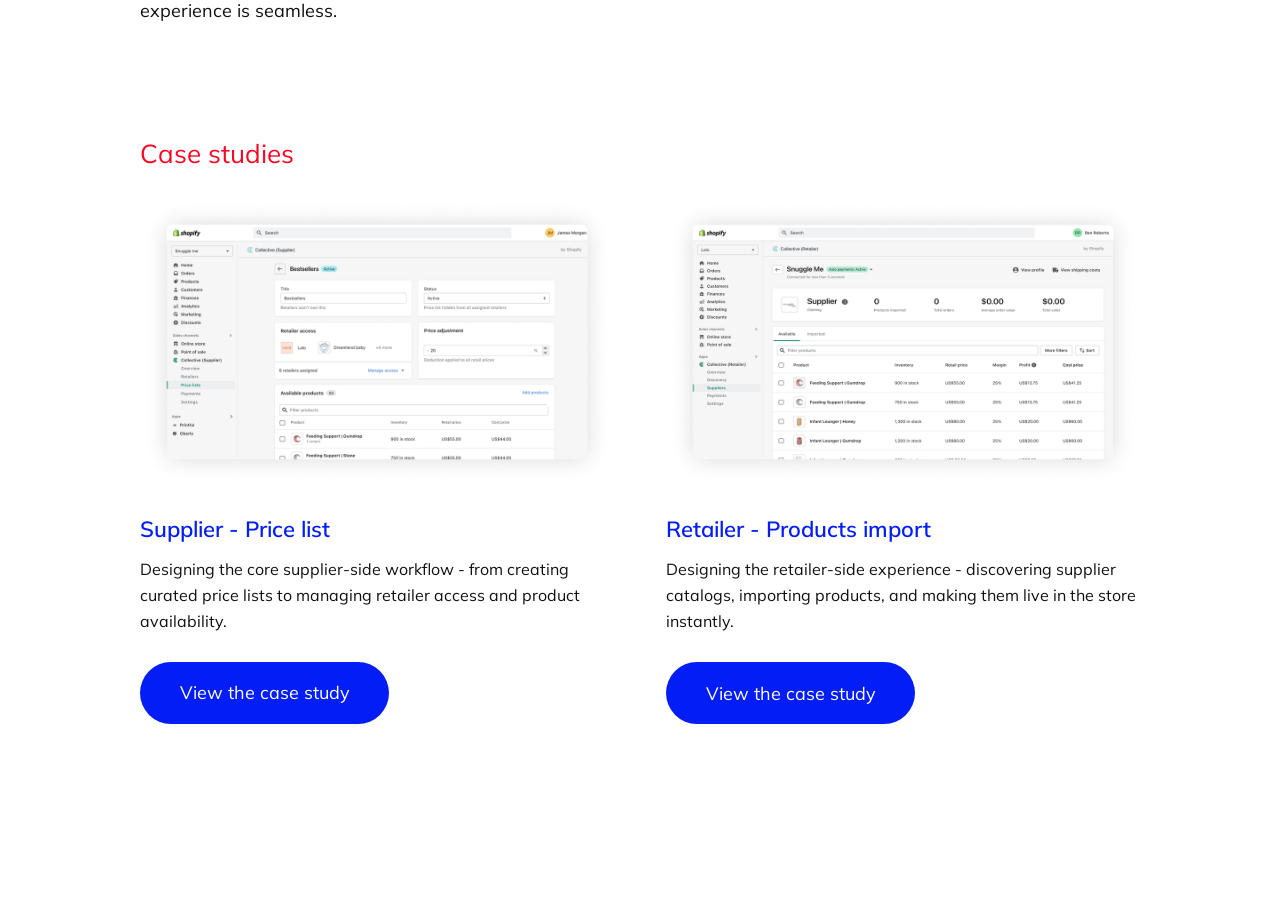
<file: shopify-collective.html>
<!DOCTYPE html>
<html lang="en">
<head>
  <meta charset="UTF-8" />
  <meta name="viewport" content="width=device-width, initial-scale=1.0" />
  <title>Shopify Collective  -  Jolanta Cariova</title>
  <link rel="preconnect" href="https://fonts.googleapis.com" />
  <link rel="preconnect" href="https://fonts.gstatic.com" crossorigin />
  <link href="https://fonts.googleapis.com/css2?family=Mulish:wght@400;600;700&display=swap" rel="stylesheet" />
  <link rel="stylesheet" href="style.css" />
  <style>
    .nav-dropdown { position: relative; }
    .nav-dropdown-menu {
      display: none;
      position: absolute;
      top: 100%;
      left: 0;
      z-index: 200;
      padding-top: 8px;
    }
    .nav-dropdown:hover .nav-dropdown-menu { display: block; }
    .nav-dropdown-menu a {
      display: block;
      padding: 5px 0;
      font-size: 14px;
      font-weight: 600;
      color: var(--dark);
      text-decoration: none;
      white-space: nowrap;
    }
    .nav-dropdown-menu a:hover { color: var(--blue); }
  </style>
</head>
<body>

  <div class="blob blob-top" aria-hidden="true"><img src="red-gradient.png" alt="" /></div>
  <div class="blob blob-bottom" aria-hidden="true"><img src="blue-gradient.png" alt="" /></div>

  <div class="page">

    <!-- Nav -->
    <header class="header">
      <div class="header-identity">
        <a href="index.html" class="site-logo"><img src="jolanta-logo.svg" alt="Jolanta Cariova" /></a>
        <span class="site-role">Senior product designer</span>
      </div>
      <nav class="nav">
        <div class="nav-dropdown">
          <a href="shopify-collective.html" class="nav-link" style="color: var(--blue);">Shopify Collective</a>
          <div class="nav-dropdown-menu">
            <a href="shopify-collective.html" onclick="event.preventDefault(); document.querySelector('#overview').scrollIntoView({behavior:'smooth', block:'start'});">Project overview</a>
            <a href="shopify-supplier.html">Supplier - Price list</a>
            <a href="shopify-retailer.html">Retailer - Products import</a>
          </div>
        </div>
        <a href="food-profile.html" class="nav-link">HelloFresh Food profile</a>
        <a href="resume.html" class="nav-link">Resume</a>
      </nav>
    </header>

    <!-- Hero -->
    <div class="page-hero reveal">
      <div class="hero-meta">
        <div class="hero-logo">
          <img src="collective-logo.png" alt="Shopify Collective" />
        </div>
        <p class="hero-period">2021 - 2023</p>
        <p class="hero-intro">Shopify Collective is a native Shopify app that empowers collaboration between Shopify merchants, allowing them to sell each other's products seamlessly within the Shopify ecosystem.</p>
        <a href="https://www.shopify.com/collective" class="hero-link" target="_blank" rel="noopener">
          <img src="link.svg" alt="" /> Shopify Collective website
        </a>
      </div>
      <div class="hero-image">
        <img src="collective-visual.png" alt="Shopify Collective interface" />
      </div>
    </div>

    <!-- Info cards -->
    <div class="info-cards">
      <div class="info-card reveal">
        <p class="info-card-label">Platform</p>
        <p class="info-card-value">Web desktop</p>
      </div>
      <div class="info-card reveal">
        <p class="info-card-label">Format</p>
        <p class="info-card-value">Shopify native sales channel</p>
      </div>
      <div class="info-card reveal">
        <p class="info-card-label">Timeline</p>
        <p class="info-card-value">2021 - 2023<br>Launched 2022</p>
      </div>
      <div class="info-card reveal">
        <p class="info-card-label">Scale</p>
        <p class="info-card-value">Adopted by thousands of merchants</p>
      </div>
      <div class="info-card reveal">
        <p class="info-card-label">Role and team</p>
        <p class="info-card-value">Leading Catalog team UX<br>10 designers in the product</p>
      </div>
    </div>

    <!-- Contents -->
    <p class="section-label">Contents</p>
    <ul class="toc">
      <li>
        <a href="#overview" onclick="event.preventDefault(); document.querySelector('#overview').scrollIntoView({behavior:'smooth', block:'start'});">Shopify Collective project overview</a>
        <img src="chevron.svg" alt="" class="toc-arrow" />
      </li>
      <li>
        <a href="shopify-supplier.html">Project: Supplier - Price list</a>
        <img src="chevron.svg" alt="" class="toc-arrow" />
      </li>
      <li>
        <a href="shopify-retailer.html">Project: Retailer - Products import</a>
        <img src="chevron.svg" alt="" class="toc-arrow" />
      </li>
    </ul>

    <!-- My role + Challenge -->
    <div id="overview" class="two-col reveal">
      <div>
        <p class="col-heading">My role</p>
        <div class="col-body">
          <p>I joined Shopify Collective as an early designer on the project, which meant being involved in shaping it before the patterns were established. I ran qualitative research with merchants, collaborated closely with product managers and engineers to define flows, built and tested prototypes, and owned the catalog creation experience end-to-end  -  the core flow that lets suppliers curate which products they make available to retail partners and lets retailers import products they wish to sell from their partners.</p>
        </div>
      </div>
      <div>
        <p class="col-heading">Challenge</p>
        <div class="col-body">
          <p>Merchants who wanted to sell each other's products had no native way to do it inside Shopify. The process was entirely manual  -  emails, spreadsheets, one-off agreements. Our challenge was to design a system that could automate this relationship end-to-end, while serving two sides with fundamentally different needs.</p>
          <p>Suppliers wanted to expand their business while protecting their brand and staying in control of how their products appeared in a partner's store. Retailers needed to discover and sell products without friction. While the end customer experience would stay seamless and unaffected.</p>
          <p>Getting all of this right meant thinking carefully about every role in the system and making sure each one got exactly what they needed without being burdened by the complexity behind it.</p>
        </div>
      </div>
    </div>

    <!-- Showcase image -->
    <div class="showcase-image reveal">
      <img src="collective-visual-1.png" alt="Shopify Collective Supplier and Retailer apps" />
    </div>

    <!-- Solution + Impact -->
    <div class="two-col-wide reveal">
      <div>
        <p class="col-heading">Solution</p>
        <div class="col-body">
          <p>We designed a two-sided system that enables Shopify merchants to exchange products and expand their offerings through collaboration.</p>
          <p>Suppliers can create price lists and share their products with selected retailers. Retailers can then browse these shared price lists, import products into their own stores, and sell them to their customers. Once a purchase is made, the supplier handles fulfillment and ships the product directly to the end customer.</p>
          <p>This creates a seamless workflow where both sides benefit  -  suppliers gain additional distribution, while retailers can expand their catalog without managing inventory.</p>
          <p>As part of this project, I designed the core product exchange experience for both suppliers and retailers, which is further detailed in the following case studies.</p>
        </div>
      </div>
      <div>
        <p class="col-heading">Impact</p>
        <div class="col-body">
          <p style="font-weight: 600; margin-bottom: 12px;">Merchant impact</p>
          <p>Merchants who had previously managed supplier relationships through emails and spreadsheets could now handle the entire process within their Shopify admin. Both suppliers and retailers gained clarity and control  -  suppliers over how their products appeared in partner stores, retailers over what they imported and sold. The experience was designed to feel familiar from day one, reducing the learning curve for a completely new type of workflow inside Shopify.</p>
          <p style="font-weight: 600; margin-top: 24px; margin-bottom: 12px;">Business impact</p>
          <p>Shopify Collective launched as a flagship feature at Shopify Editions  -  the company's major product showcase  -  and has continued to scale since. The catalog creation flow I designed became the foundation the team built on as the product expanded to thousands of merchants internationally. Given the expected demand, we launched first with a small group of pre-selected merchants to identify issues early and ensure the system worked reliably before scaling to the full merchant base.</p>
        </div>
      </div>
    </div>

    <!-- Design process -->
    <div class="content-section reveal" style="margin-top: 120px;">
      <p class="section-heading">Design process</p>
      <div class="section-body">
        <p>I worked as a Senior Product Designer on Shopify Collective for approximately two years, collaborating with a team of ten product designers. We began with extensive market research, data analysis, and user interviews to shape our initial direction.</p>
        <p>After refining our initial idea, we conducted prototype testing with our target group to gather feedback and solidify our approach. As the project evolved, we divided responsibilities into ownership areas and formed specific full product teams. I was a member of the Catalogs team, leading two critical parts of the product: the Price List section for suppliers to create and share product catalogs, and the Products Importing section for retailers to view, choose, and add shared products to their stores.</p>
        <p>Within the Catalogs team, I conducted ongoing research while managing a complex array of features and interactions between these key components. I collaborated extensively with our design team, my dedicated product team, and regularly reported to product stakeholders, collecting continuous feedback.</p>
        <p>Prior to the initial release, I oversaw the full end-to-end project experience and prepared a comprehensive journey for Shopify's C-level stakeholders to approve the final build. Following the first release, we continuously gathered merchant feedback and iterated on features.</p>
      </div>
    </div>

    <!-- Core experience walkthrough -->
    <div class="content-section reveal">
      <p class="section-heading">Core experience walkthrough</p>
      <div class="section-body">
        <p>Lalo, a kids' product brand, and Snuggle Me, a baby sleep and feeding brand, meet at a fair and see an opportunity: Lalo wants to expand into sleep products, and Snuggle Me is a natural fit. Both sign up for Shopify Collective.</p>
        <p>As a supplier, Snuggle Me installs the app, completes onboarding, and creates a specialised price list for Lalo  -  choosing which products to share and setting a discount.</p>
        <p>As a retailer, Lalo receives the price list, browses Snuggle Me's available products with specialised pricing, and imports the ones they want. Those products are immediately live in their Shopify store.</p>
        <p>For the end customer: Lisa shops on Lalo's store, adds a feeding chair and a Snuggle Me baby lounger to her cart, and checks out in one transaction. Behind the scenes, each brand fulfils their own product. They receive two packages  -  the experience is seamless.</p>
      </div>
    </div>

    <!-- Case studies -->
    <p class="section-label case-studies-label">Case studies</p>
    <div class="case-study-cards">
      <a href="shopify-supplier.html" class="case-card-link reveal">
        <div class="case-card-image">
          <img src="price-list-img.png" alt="Supplier - Price list" />
        </div>
        <p class="case-card-title">Supplier - Price list</p>
        <p class="case-card-desc">Designing the core supplier-side workflow  -  from creating curated price lists to managing retailer access and product availability.</p>
        <span class="case-link">View the case study</span>
      </a>
      <a href="shopify-retailer.html" class="case-card-link reveal">
        <div class="case-card-image">
          <img src="product-import-img.png" alt="Retailer - Products import" />
        </div>
        <p class="case-card-title">Retailer - Products import</p>
        <p class="case-card-desc">Designing the retailer-side experience  -  discovering supplier catalogs, importing products, and making them live in the store instantly.</p>
        <span class="case-link">View the case study</span>
      </a>
    </div>

    <div style="padding-bottom: 80px;"></div>

  </div>
  <script src="cursor.js"></script>
  <script src="scroll.js"></script>
</body>
</html>
</file>
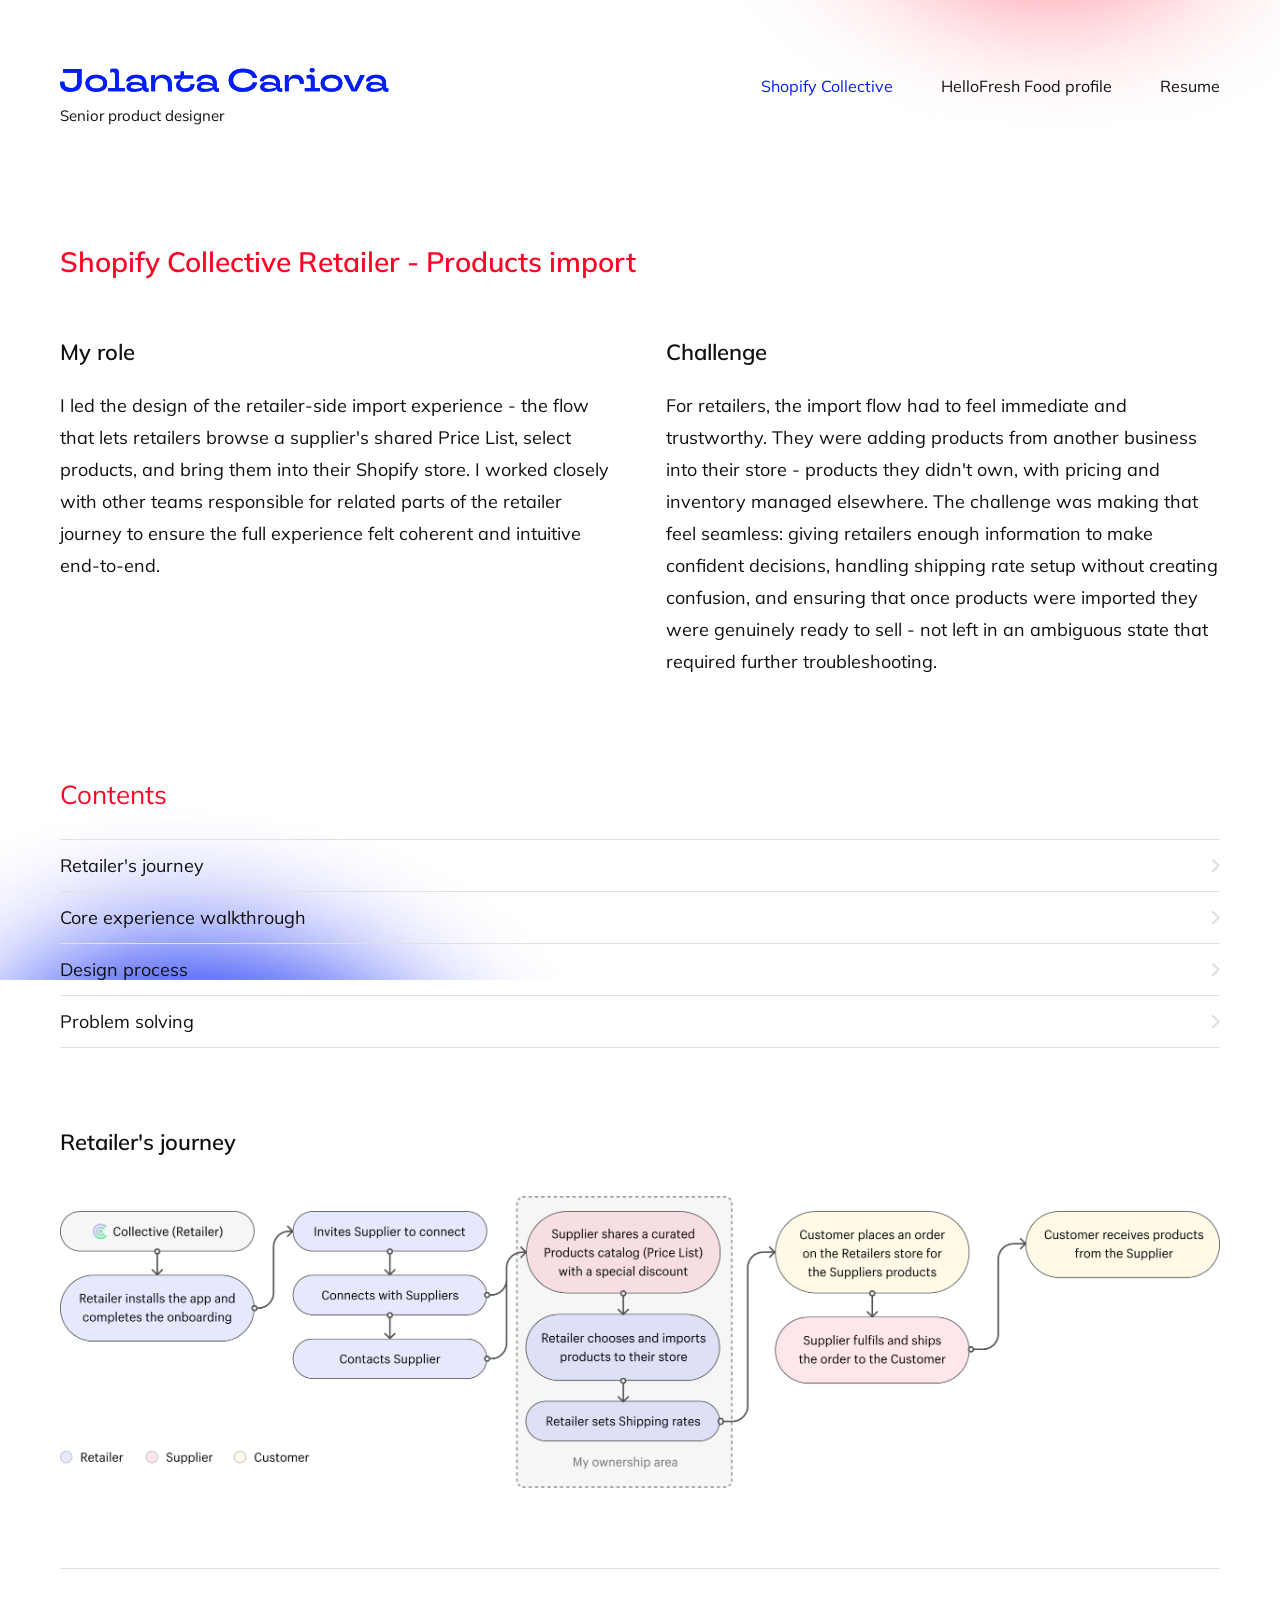
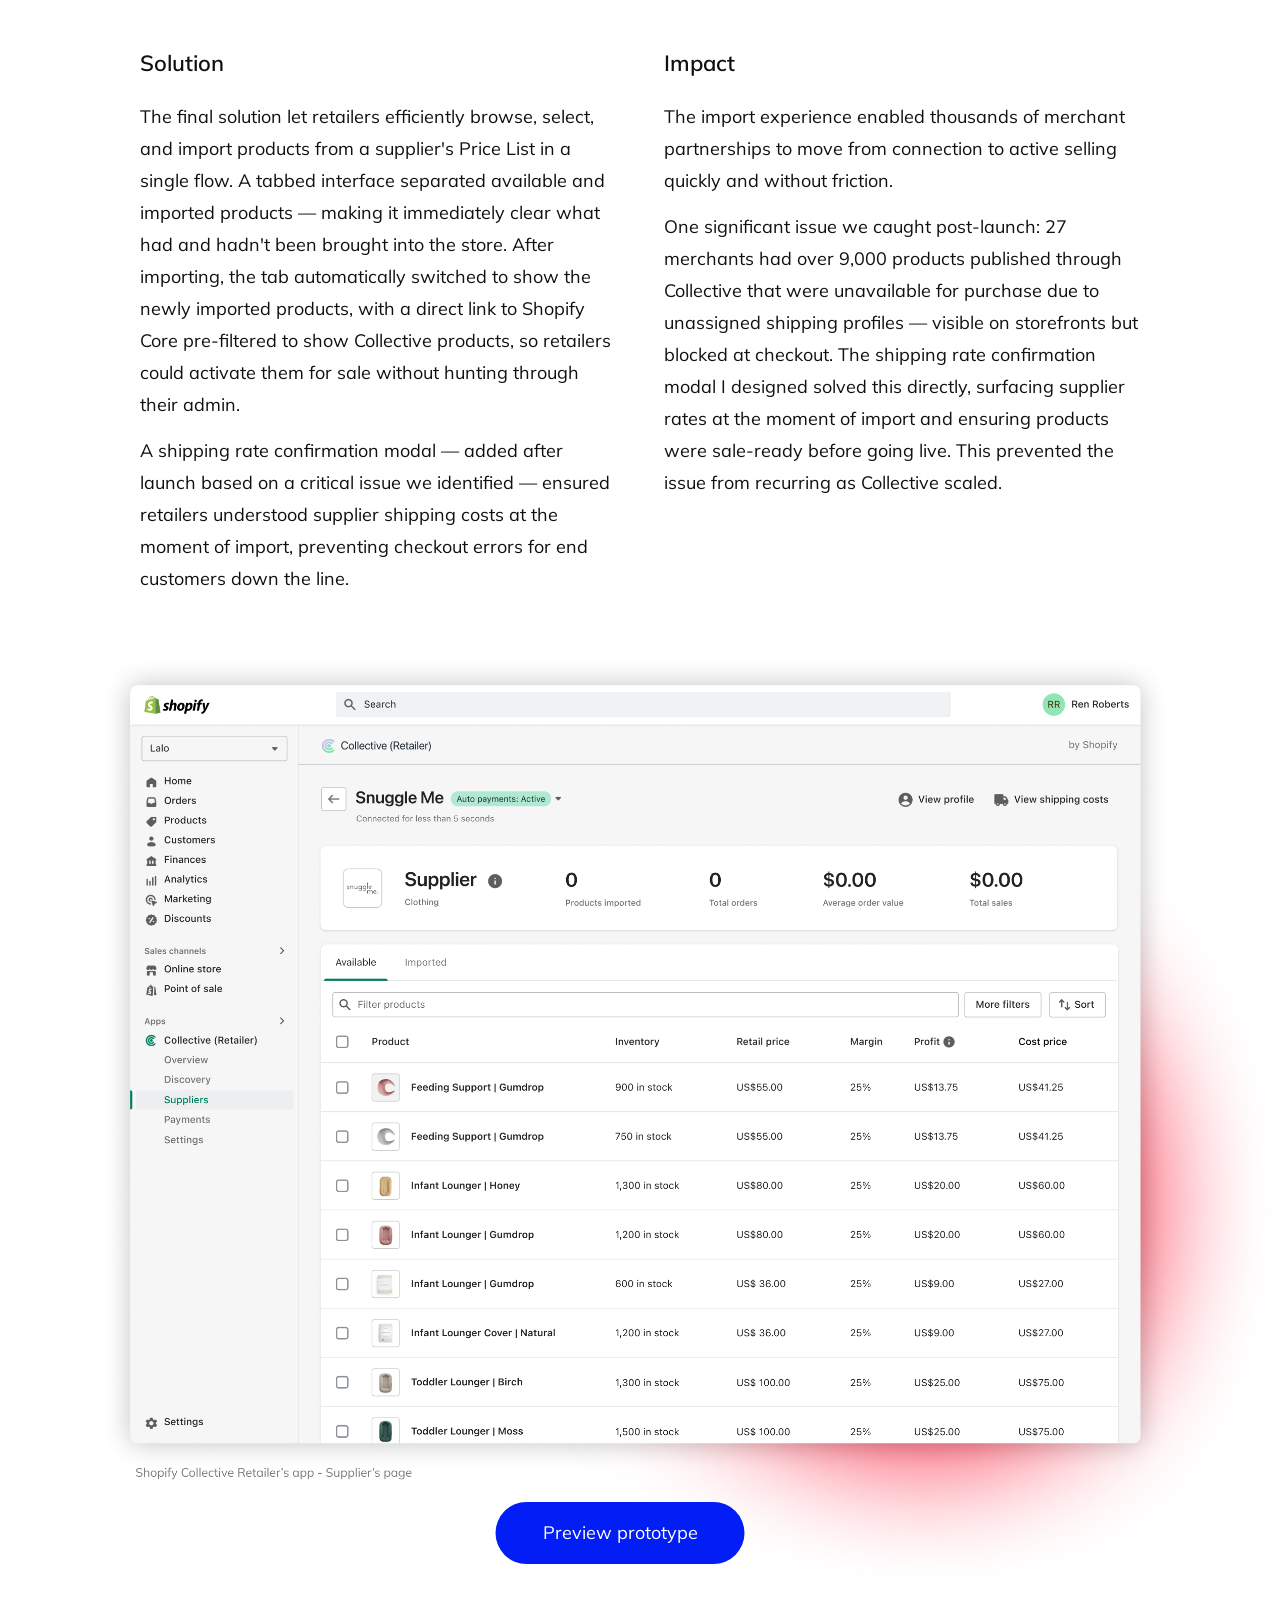
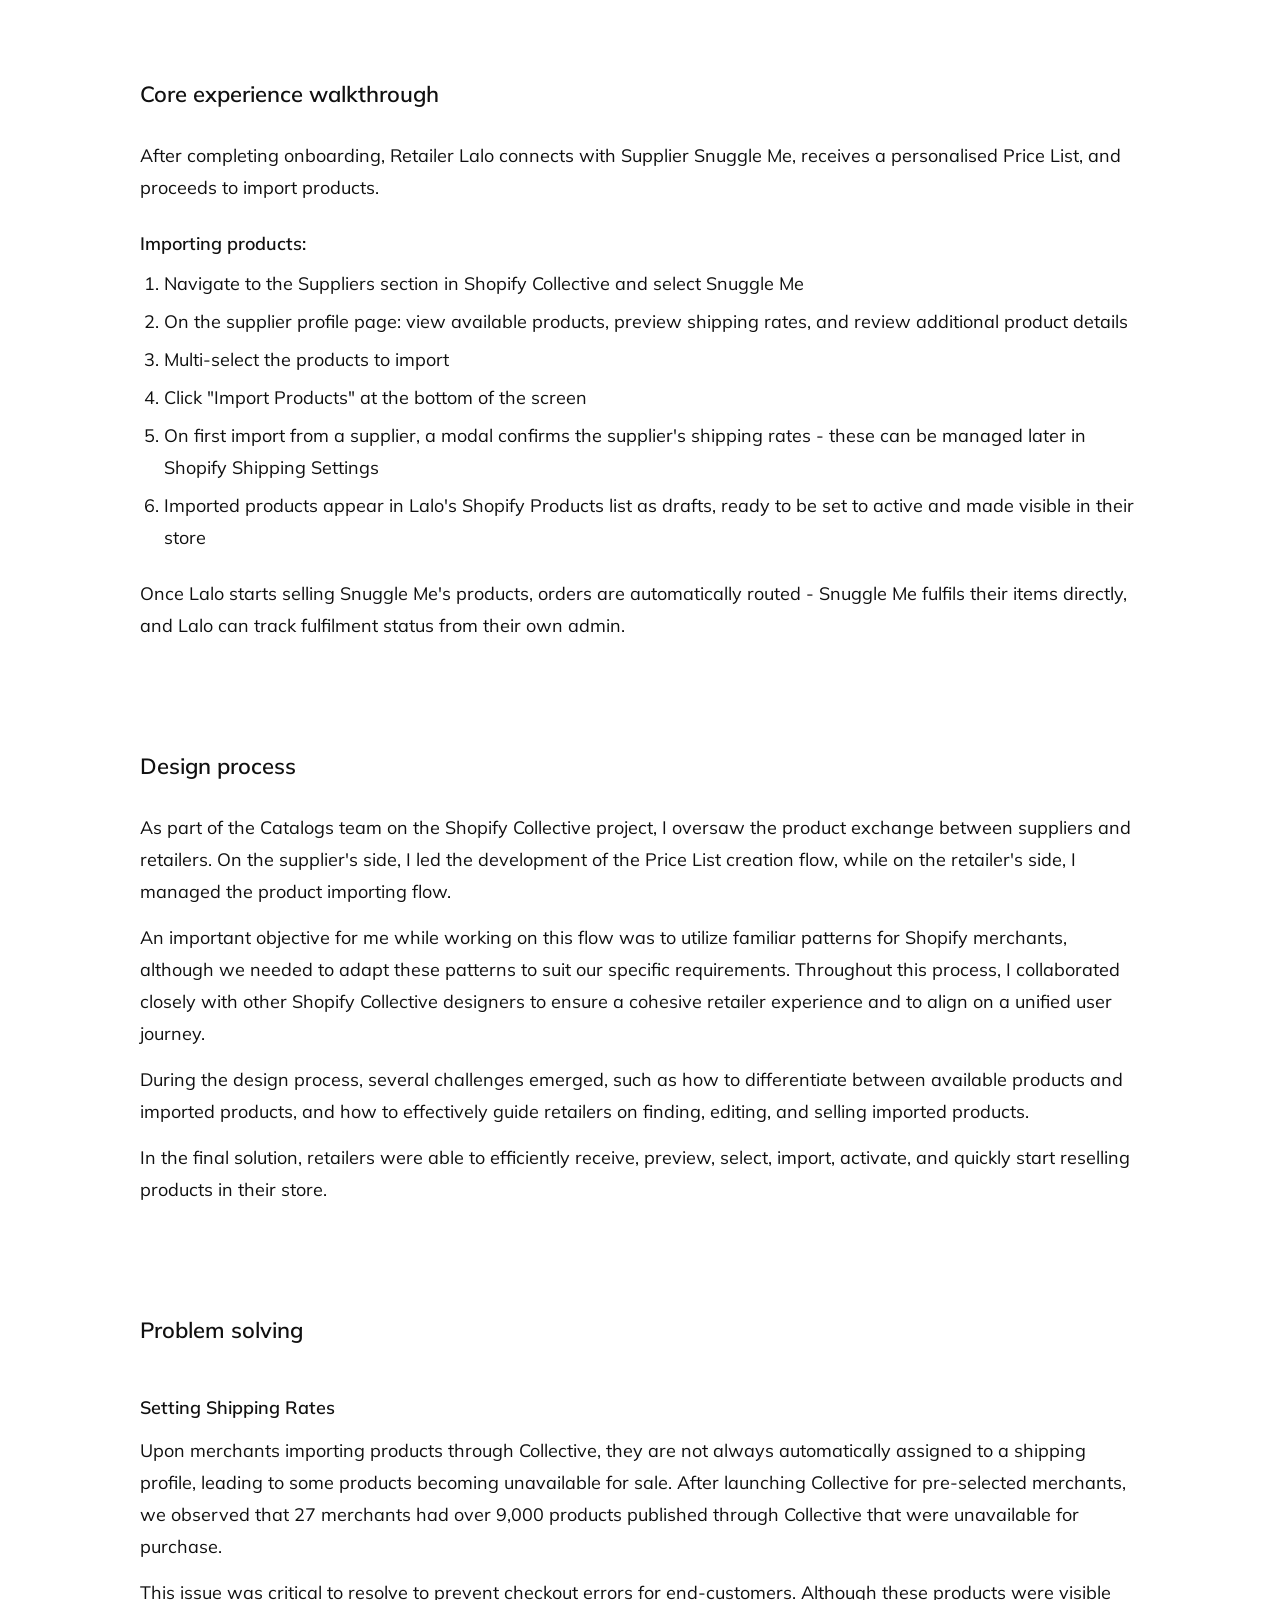
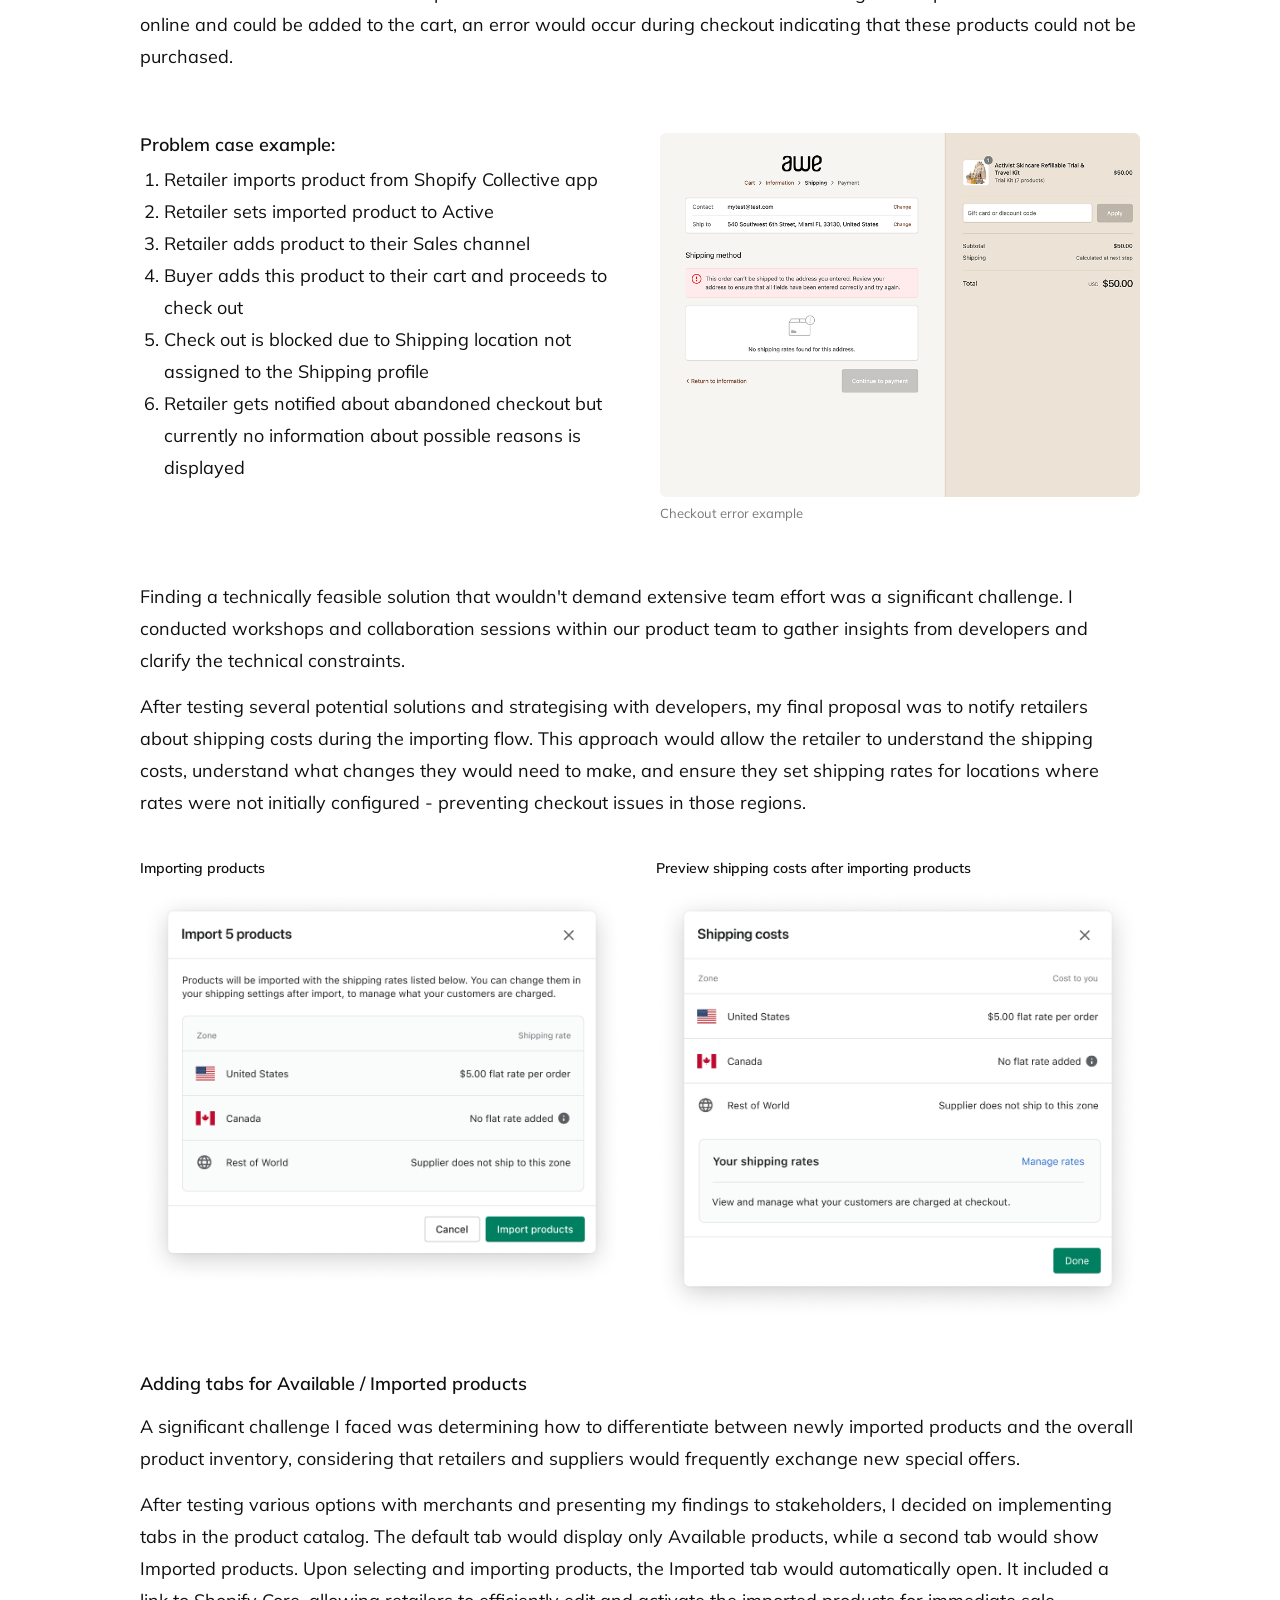
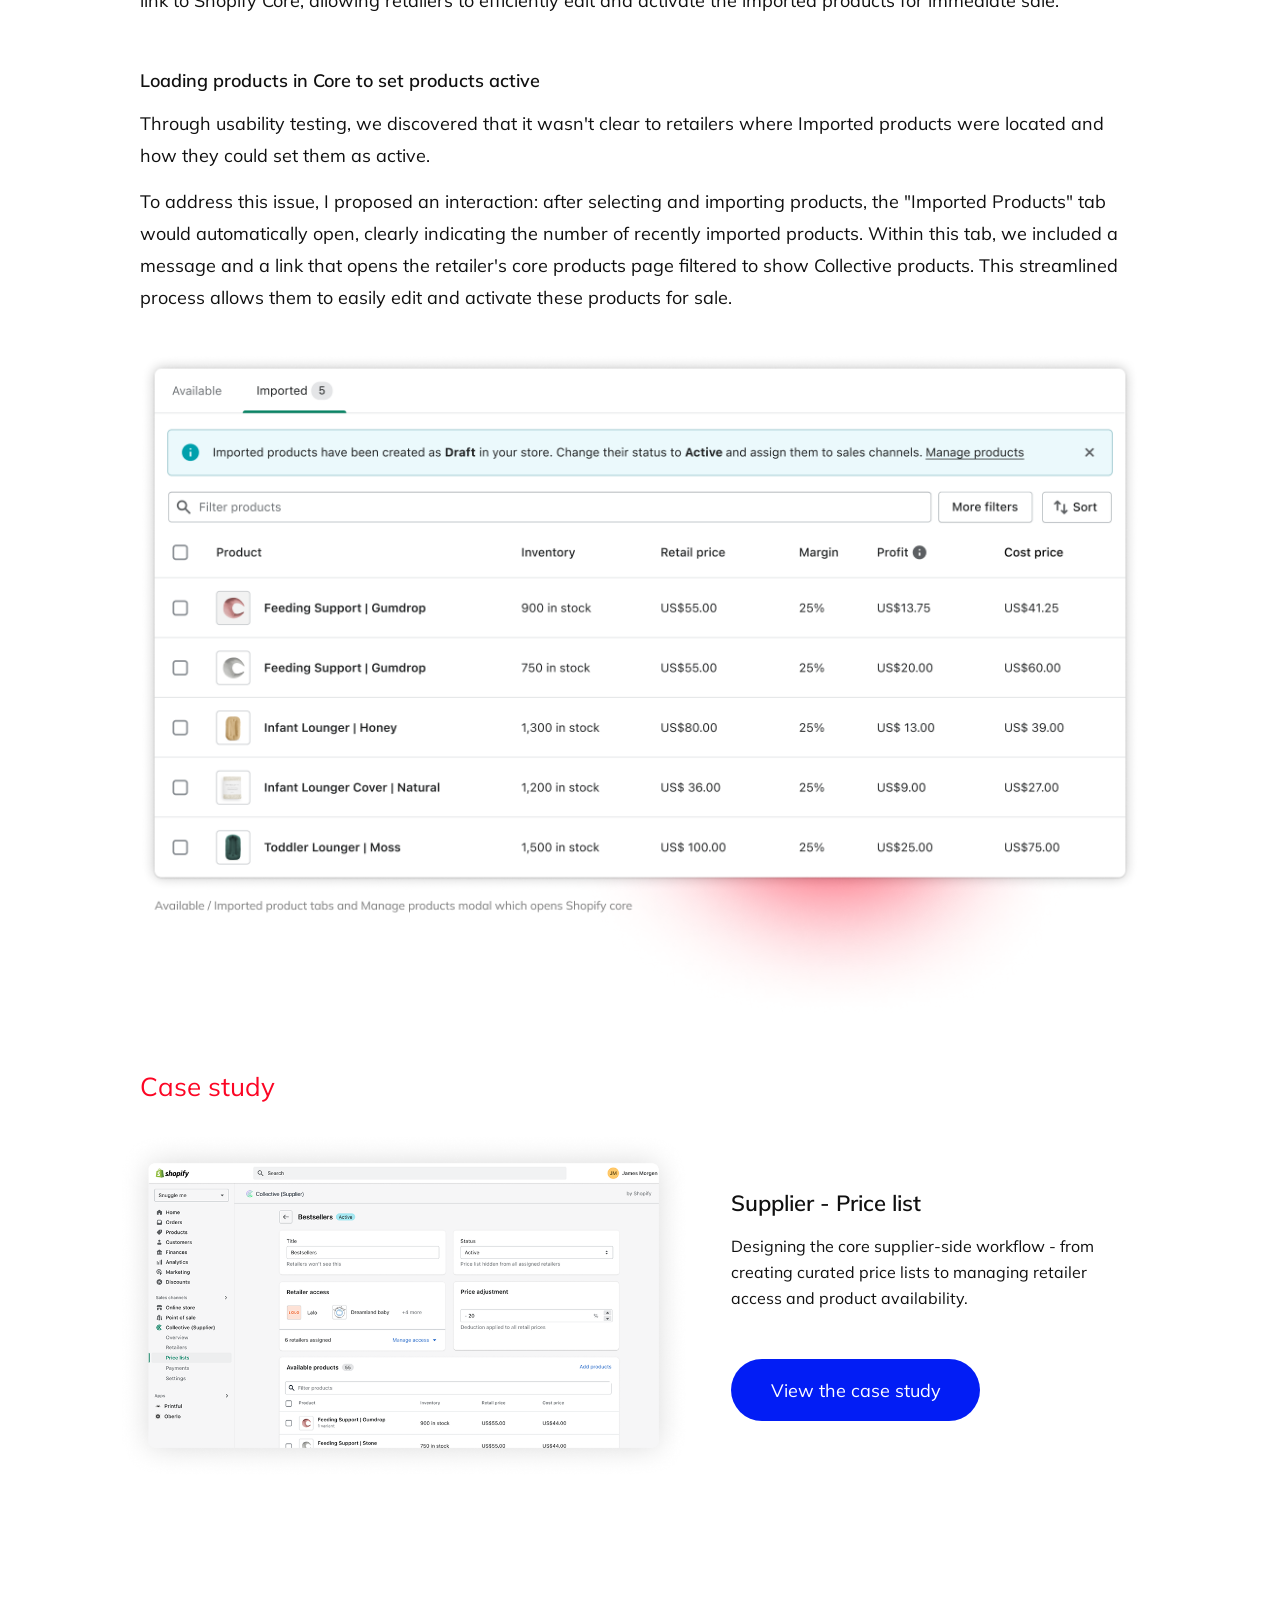
<file: shopify-retailer.html>
<!DOCTYPE html>
<html lang="en">
<head>
  <meta charset="UTF-8" />
  <meta name="viewport" content="width=device-width, initial-scale=1.0" />
  <title>Retailer - Products Import  -  Jolanta Cariova</title>
  <link rel="preconnect" href="https://fonts.googleapis.com" />
  <link rel="preconnect" href="https://fonts.gstatic.com" crossorigin />
  <link href="https://fonts.googleapis.com/css2?family=Mulish:wght@400;600;700&display=swap" rel="stylesheet" />
  <link rel="stylesheet" href="style.css" />
  <style>
    .nav-dropdown { position: relative; }
    .nav-dropdown-menu {
      display: none;
      position: absolute;
      top: 100%;
      left: 0;
      z-index: 200;
      padding-top: 8px;
    }
    .nav-dropdown:hover .nav-dropdown-menu { display: block; }
    .nav-dropdown-menu a {
      display: block;
      padding: 5px 0;
      font-size: 14px;
      font-weight: 600;
      color: var(--dark);
      text-decoration: none;
      white-space: nowrap;
    }
    .nav-dropdown-menu a:hover { color: var(--blue); }
  </style>
</head>
<body>

  <div class="blob blob-top" aria-hidden="true"><img src="red-gradient.png" alt="" /></div>
  <div class="blob blob-bottom" aria-hidden="true"><img src="blue-gradient.png" alt="" /></div>

  <div class="page">

    <!-- Nav -->
    <header class="header">
      <div class="header-identity">
        <a href="index.html" class="site-logo"><img src="jolanta-logo.svg" alt="Jolanta Cariova" /></a>
        <span class="site-role">Senior product designer</span>
      </div>
      <nav class="nav">
        <div class="nav-dropdown">
          <a href="shopify-collective.html" class="nav-link" style="color: var(--blue);">Shopify Collective</a>
          <div class="nav-dropdown-menu">
            <a href="shopify-collective.html">Project overview</a>
            <a href="shopify-supplier.html">Supplier - Price list</a>
            <a href="shopify-retailer.html">Retailer - Products import</a>
          </div>
        </div>
        <a href="food-profile.html" class="nav-link">HelloFresh Food profile</a>
        <a href="resume.html" class="nav-link">Resume</a>
      </nav>
    </header>

    <!-- Page title -->
    <p class="reveal" style="max-width: 1280px; margin: 40px auto 60px; font-size: 28px; font-weight: 600; color: #fc0524; line-height: 1.2;">Shopify Collective Retailer - Products import</p>

    <!-- My role + Challenge -->
    <div class="two-col reveal" style="margin-bottom: 100px;">
      <div>
        <p class="col-heading">My role</p>
        <div class="col-body">
          <p>I led the design of the retailer-side import experience  -  the flow that lets retailers browse a supplier's shared Price List, select products, and bring them into their Shopify store. I worked closely with other teams responsible for related parts of the retailer journey to ensure the full experience felt coherent and intuitive end-to-end.</p>
        </div>
      </div>
      <div>
        <p class="col-heading">Challenge</p>
        <div class="col-body">
          <p>For retailers, the import flow had to feel immediate and trustworthy. They were adding products from another business into their store  -  products they didn't own, with pricing and inventory managed elsewhere. The challenge was making that feel seamless: giving retailers enough information to make confident decisions, handling shipping rate setup without creating confusion, and ensuring that once products were imported they were genuinely ready to sell  -  not left in an ambiguous state that required further troubleshooting.</p>
        </div>
      </div>
    </div>

    <!-- Contents -->
    <p class="section-label">Contents</p>
    <ul class="toc">
      <li>
        <a href="#journey" onclick="event.preventDefault(); document.querySelector('#journey').scrollIntoView({behavior:'smooth', block:'start'});">Retailer's journey</a>
        <img src="chevron.svg" alt="" class="toc-arrow" />
      </li>
      <li>
        <a href="#walkthrough" onclick="event.preventDefault(); document.querySelector('#walkthrough').scrollIntoView({behavior:'smooth', block:'start'});">Core experience walkthrough</a>
        <img src="chevron.svg" alt="" class="toc-arrow" />
      </li>
      <li>
        <a href="#process" onclick="event.preventDefault(); document.querySelector('#process').scrollIntoView({behavior:'smooth', block:'start'});">Design process</a>
        <img src="chevron.svg" alt="" class="toc-arrow" />
      </li>
      <li>
        <a href="#problem-solving" onclick="event.preventDefault(); document.querySelector('#problem-solving').scrollIntoView({behavior:'smooth', block:'start'});">Problem solving</a>
        <img src="chevron.svg" alt="" class="toc-arrow" />
      </li>
    </ul>

    <!-- Retailer's journey -->
    <div id="journey" style="scroll-margin-top: 80px; max-width: 1280px; margin: 0 auto; padding: 0;">
      <p class="section-heading reveal" style="margin-bottom: 40px;">Retailer's journey</p>
    </div>
    <div class="reveal" style="max-width: 1280px; margin: 0 auto; overflow: visible;">
      <img src="retailer-flow.png" alt="Retailer journey flow diagram" style="width: 100%; height: auto; display: block;" />
    </div>
    <hr style="max-width: 1280px; margin: 80px auto 60px; border: none; border-top: 1px solid #e0e0e0;" />

    <!-- Solution + Impact -->
    <div class="reveal" style="max-width: 1000px; margin: 80px auto 60px; display: grid; grid-template-columns: 1fr 1fr; gap: 48px;">
      <div>
        <p class="col-heading">Solution</p>
        <div class="col-body">
          <p>The final solution let retailers efficiently browse, select, and import products from a supplier's Price List in a single flow. A tabbed interface separated available and imported products — making it immediately clear what had and hadn't been brought into the store. After importing, the tab automatically switched to show the newly imported products, with a direct link to Shopify Core pre-filtered to show Collective products, so retailers could activate them for sale without hunting through their admin.</p>
          <p>A shipping rate confirmation modal — added after launch based on a critical issue we identified — ensured retailers understood supplier shipping costs at the moment of import, preventing checkout errors for end customers down the line.</p>
        </div>
      </div>
      <div>
        <p class="col-heading">Impact</p>
        <div class="col-body">
          <p>The import experience enabled thousands of merchant partnerships to move from connection to active selling quickly and without friction.</p>
          <p>One significant issue we caught post-launch: 27 merchants had over 9,000 products published through Collective that were unavailable for purchase due to unassigned shipping profiles — visible on storefronts but blocked at checkout. The shipping rate confirmation modal I designed solved this directly, surfacing supplier rates at the moment of import and ensuring products were sale-ready before going live. This prevented the issue from recurring as Collective scaled.</p>
        </div>
      </div>
    </div>

    <!-- Prototype image + CTA -->
    <div class="reveal" style="max-width: 1000px; margin: 0 auto 80px; overflow: visible; position: relative;">
      <img src="retailer-view.png" alt="Shopify Collective Retailer's app" style="width: calc(115% + 40px); margin-left: -40px; height: auto; display: block;" />
      <div style="position: absolute; bottom: 36px; left: calc(50% - 20px); transform: translateX(-50%);">
        <a href="https://www.figma.com/proto/9vqFi24hDzOTUII9IjJk3V/JC-Case-Studies?page-id=0%3A1&node-id=114-25622&viewport=736%2C-607%2C0.14&t=ZbvnZsS2Tr6zIKB2-1&scaling=min-zoom&content-scaling=fixed&starting-point-node-id=114%3A25622&show-proto-sidebar=1" class="case-link" target="_blank" rel="noopener" style="white-space: nowrap;">Preview prototype</a>
      </div>
    </div>

    <!-- Core experience walkthrough -->
    <div id="walkthrough" class="content-section reveal">
      <p class="section-heading">Core experience walkthrough</p>
      <div class="section-body">
        <p>After completing onboarding, Retailer Lalo connects with Supplier Snuggle Me, receives a personalised Price List, and proceeds to import products.</p>
        <p style="font-weight: 600; margin-top: 24px;">Importing products:</p>
        <ol style="padding-left: 24px; margin-top: 8px;">
          <li>Navigate to the Suppliers section in Shopify Collective and select Snuggle Me</li>
          <li>On the supplier profile page: view available products, preview shipping rates, and review additional product details</li>
          <li>Multi-select the products to import</li>
          <li>Click "Import Products" at the bottom of the screen</li>
          <li>On first import from a supplier, a modal confirms the supplier's shipping rates  -  these can be managed later in Shopify Shipping Settings</li>
          <li>Imported products appear in Lalo's Shopify Products list as drafts, ready to be set to active and made visible in their store</li>
        </ol>
        <p style="margin-top: 24px;">Once Lalo starts selling Snuggle Me's products, orders are automatically routed  -  Snuggle Me fulfils their items directly, and Lalo can track fulfilment status from their own admin.</p>
      </div>
    </div>

    <!-- Design process -->
    <div id="process" class="content-section reveal">
      <p class="section-heading">Design process</p>
      <div class="section-body">
        <p>As part of the Catalogs team on the Shopify Collective project, I oversaw the product exchange between suppliers and retailers. On the supplier's side, I led the development of the Price List creation flow, while on the retailer's side, I managed the product importing flow.</p>
        <p>An important objective for me while working on this flow was to utilize familiar patterns for Shopify merchants, although we needed to adapt these patterns to suit our specific requirements. Throughout this process, I collaborated closely with other Shopify Collective designers to ensure a cohesive retailer experience and to align on a unified user journey.</p>
        <p>During the design process, several challenges emerged, such as how to differentiate between available products and imported products, and how to effectively guide retailers on finding, editing, and selling imported products.</p>
        <p>In the final solution, retailers were able to efficiently receive, preview, select, import, activate, and quickly start reselling products in their store.</p>
      </div>
    </div>

    <!-- Problem solving -->
    <div id="problem-solving" class="content-section reveal" style="margin-bottom: 40px;">
      <p class="section-heading">Problem solving</p>

      <!-- Setting Shipping Rates -->
      <p class="section-subheading">Setting Shipping Rates</p>
      <div class="section-body">
        <p>Upon merchants importing products through Collective, they are not always automatically assigned to a shipping profile, leading to some products becoming unavailable for sale. After launching Collective for pre-selected merchants, we observed that 27 merchants had over 9,000 products published through Collective that were unavailable for purchase.</p>
        <p>This issue was critical to resolve to prevent checkout errors for end-customers. Although these products were visible online and could be added to the cart, an error would occur during checkout indicating that these products could not be purchased.</p>
      </div>
      <div style="display: grid; grid-template-columns: 1fr 1fr; gap: 40px; margin-top: 60px; margin-bottom: 60px; align-items: start;">
        <div>
          <p style="font-size: 18px; font-weight: 600; color: var(--dark); margin-bottom: 8px;">Problem case example:</p>
          <ol style="font-size: 18px; line-height: 32px; padding-left: 24px; margin-top: 8px;">
            <li>Retailer imports product from Shopify Collective app</li>
            <li>Retailer sets imported product to Active</li>
            <li>Retailer adds product to their Sales channel</li>
            <li>Buyer adds this product to their cart and proceeds to check out</li>
            <li>Check out is blocked due to Shipping location not assigned to the Shipping profile</li>
            <li>Retailer gets notified about abandoned checkout but currently no information about possible reasons is displayed</li>
          </ol>
        </div>
        <div>
          <img src="checkout-error.png" alt="Checkout error example" style="width: 100%; height: auto; display: block; border-radius: 6px;" />
          <p style="font-size: 13px; color: var(--grey); margin-top: 8px;">Checkout error example</p>
        </div>
      </div>
      <div class="section-body">
        <p>Finding a technically feasible solution that wouldn't demand extensive team effort was a significant challenge. I conducted workshops and collaboration sessions within our product team to gather insights from developers and clarify the technical constraints.</p>
        <p>After testing several potential solutions and strategising with developers, my final proposal was to notify retailers about shipping costs during the importing flow. This approach would allow the retailer to understand the shipping costs, understand what changes they would need to make, and ensure they set shipping rates for locations where rates were not initially configured  -  preventing checkout issues in those regions.</p>
      </div>
      <div style="display: grid; grid-template-columns: 1fr 1fr; gap: 32px; margin-top: 40px;">
        <div>
          <p style="font-size: 14px; font-weight: 600; color: var(--dark); margin-bottom: 12px;">Importing products</p>
          <img src="modal-1.png" alt="Importing products modal" style="width: 100%; height: auto; display: block; border-radius: 6px;" />
        </div>
        <div>
          <p style="font-size: 14px; font-weight: 600; color: var(--dark); margin-bottom: 12px;">Preview shipping costs after importing products</p>
          <img src="modal-2.png" alt="Preview shipping costs modal" style="width: 100%; height: auto; display: block; border-radius: 6px;" />
        </div>
      </div>

      <!-- Adding tabs -->
      <p class="section-subheading">Adding tabs for Available / Imported products</p>
      <div class="section-body">
        <p>A significant challenge I faced was determining how to differentiate between newly imported products and the overall product inventory, considering that retailers and suppliers would frequently exchange new special offers.</p>
        <p>After testing various options with merchants and presenting my findings to stakeholders, I decided on implementing tabs in the product catalog. The default tab would display only Available products, while a second tab would show Imported products. Upon selecting and importing products, the Imported tab would automatically open. It included a link to Shopify Core, allowing retailers to efficiently edit and activate the imported products for immediate sale.</p>
      </div>

      <!-- Loading products in Core -->
      <p class="section-subheading">Loading products in Core to set products active</p>
      <div class="section-body">
        <p>Through usability testing, we discovered that it wasn't clear to retailers where Imported products were located and how they could set them as active.</p>
        <p>To address this issue, I proposed an interaction: after selecting and importing products, the "Imported Products" tab would automatically open, clearly indicating the number of recently imported products. Within this tab, we included a message and a link that opens the retailer's core products page filtered to show Collective products. This streamlined process allows them to easily edit and activate these products for sale.</p>
      </div>
      <div style="margin-top: 40px;">
        <img src="emport.png" alt="Available / Imported product tabs" style="width: 100%; height: auto; display: block; border-radius: 6px;" />
      </div>
    </div>

    <!-- Case study -->
    <p class="section-label case-studies-label">Case study</p>
    <div class="reveal" style="max-width: 1000px; margin: 0 auto 100px; display: grid; grid-template-columns: 1.35fr 1fr; gap: 40px; align-items: center;">
      <div class="cs-img-wrap" style="margin-left: -24px;">
        <a href="shopify-supplier.html">
          <img src="price-list-img.png" alt="Supplier - Price list" style="width: 100%; height: auto; display: block;" />
        </a>
      </div>
      <div style="display: flex; flex-direction: column; justify-content: center;">
        <p class="section-heading" style="margin-bottom: 16px;">Supplier - Price list</p>
        <p style="font-size: 16px; line-height: 26px; color: var(--dark); margin-bottom: 20px;">Designing the core supplier-side workflow  -  from creating curated price lists to managing retailer access and product availability.</p>
        <a href="shopify-supplier.html" class="case-link" style="white-space: nowrap;">View the case study</a>
      </div>
    </div>

    <div style="padding-bottom: 80px;"></div>

  </div>
  <script src="cursor.js"></script>
  <script src="scroll.js"></script>
</body>
</html>
</file>
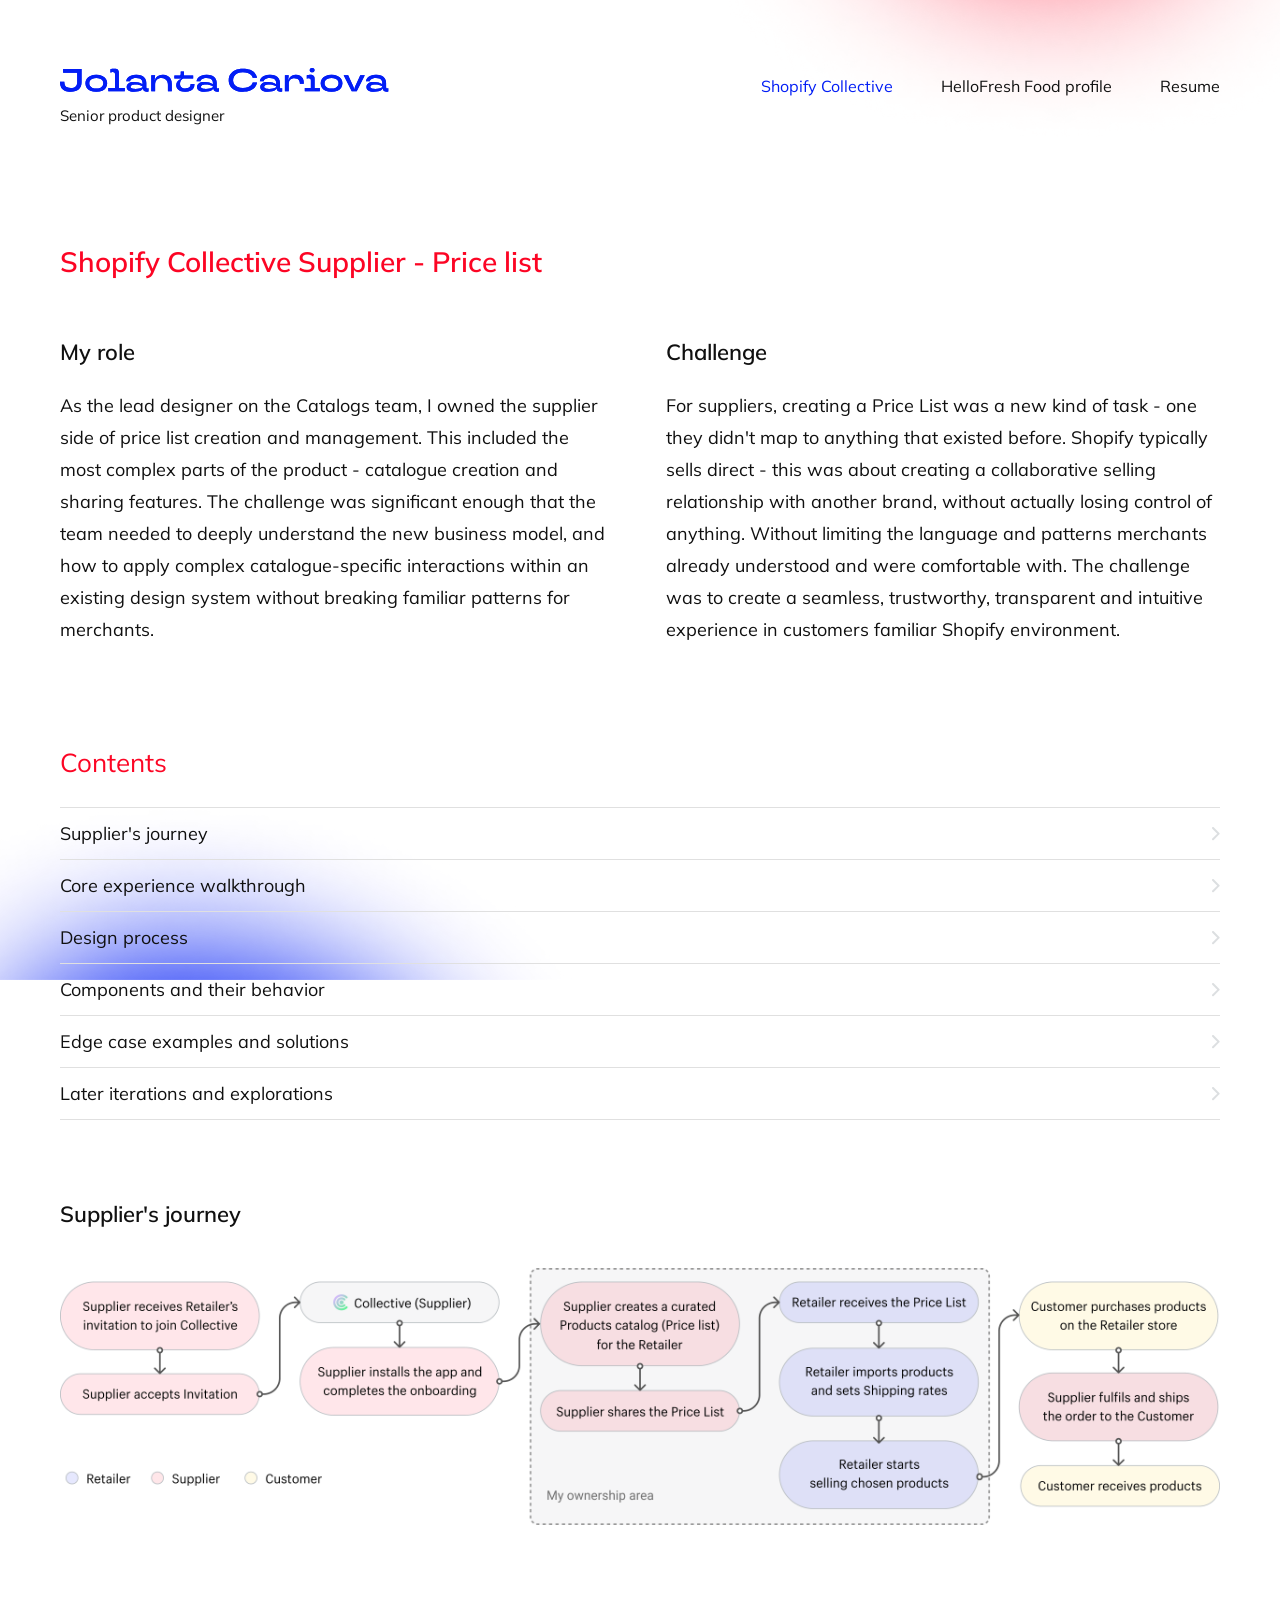
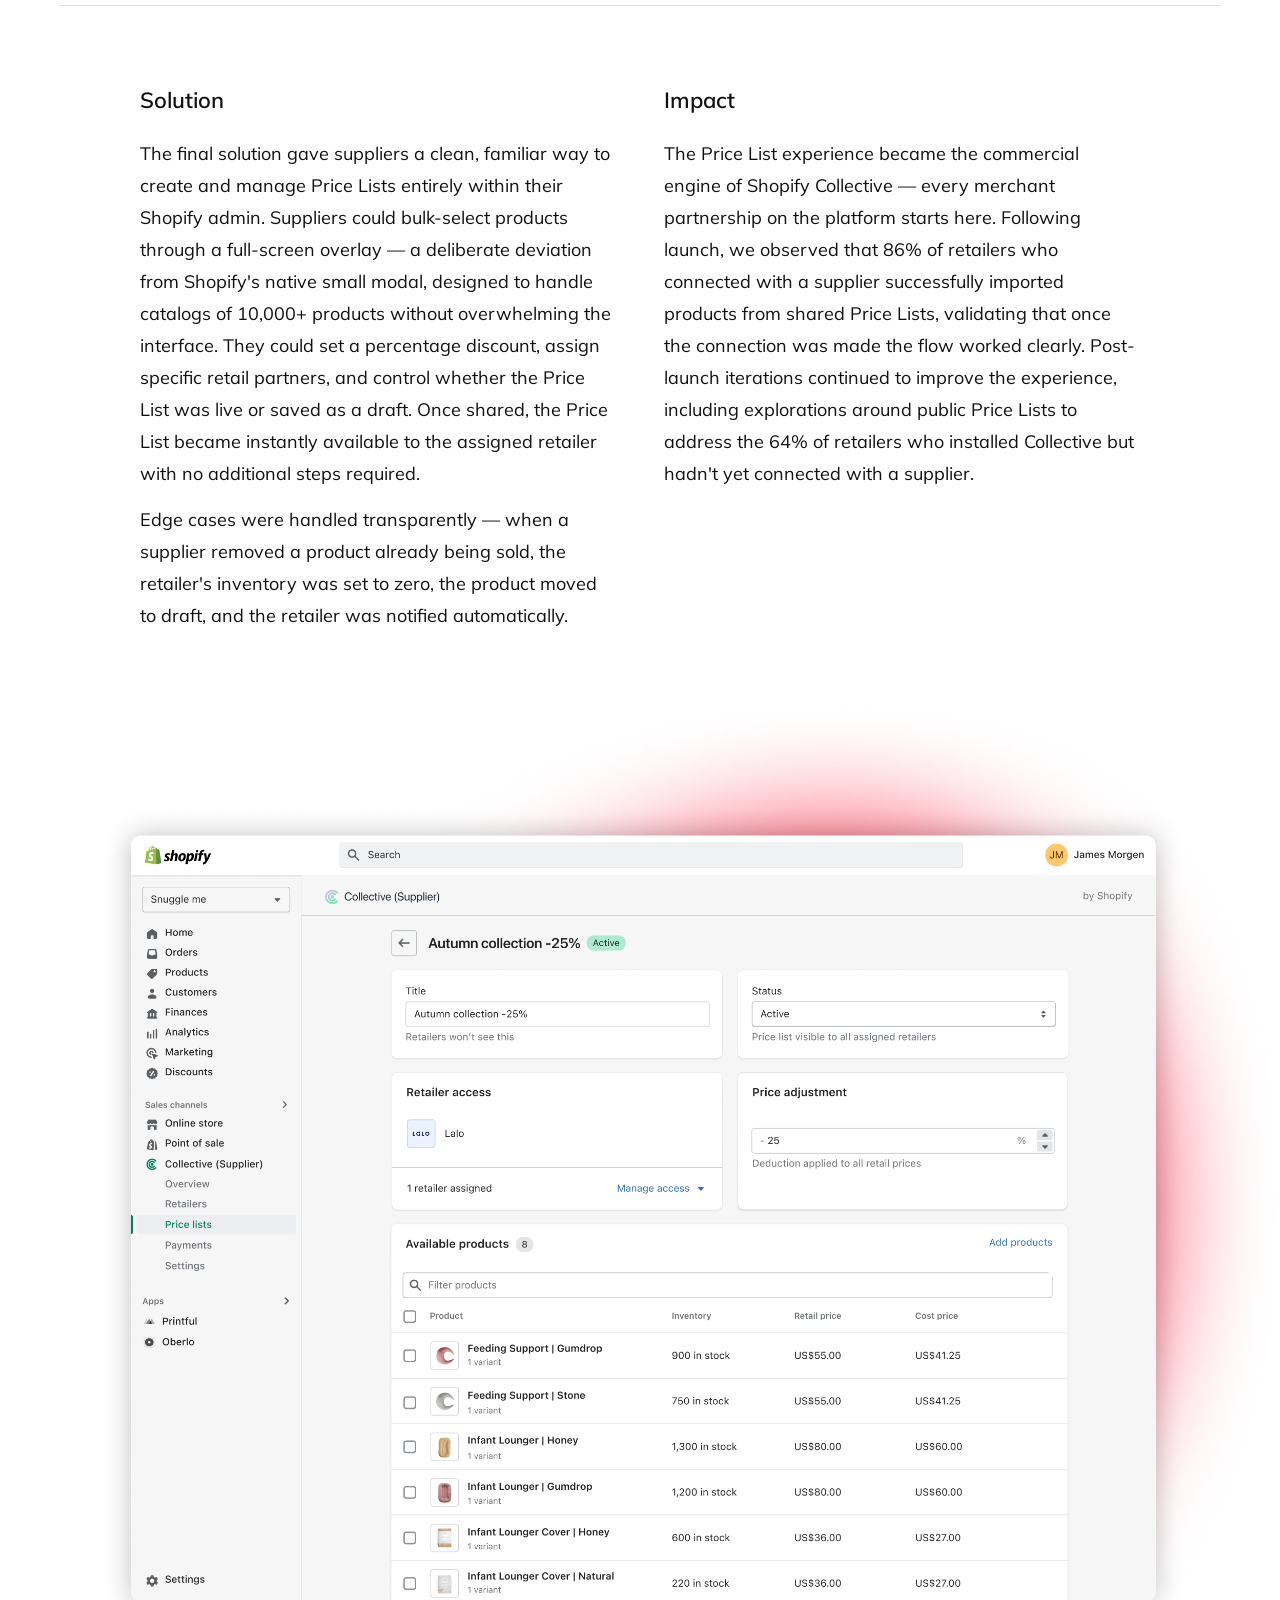
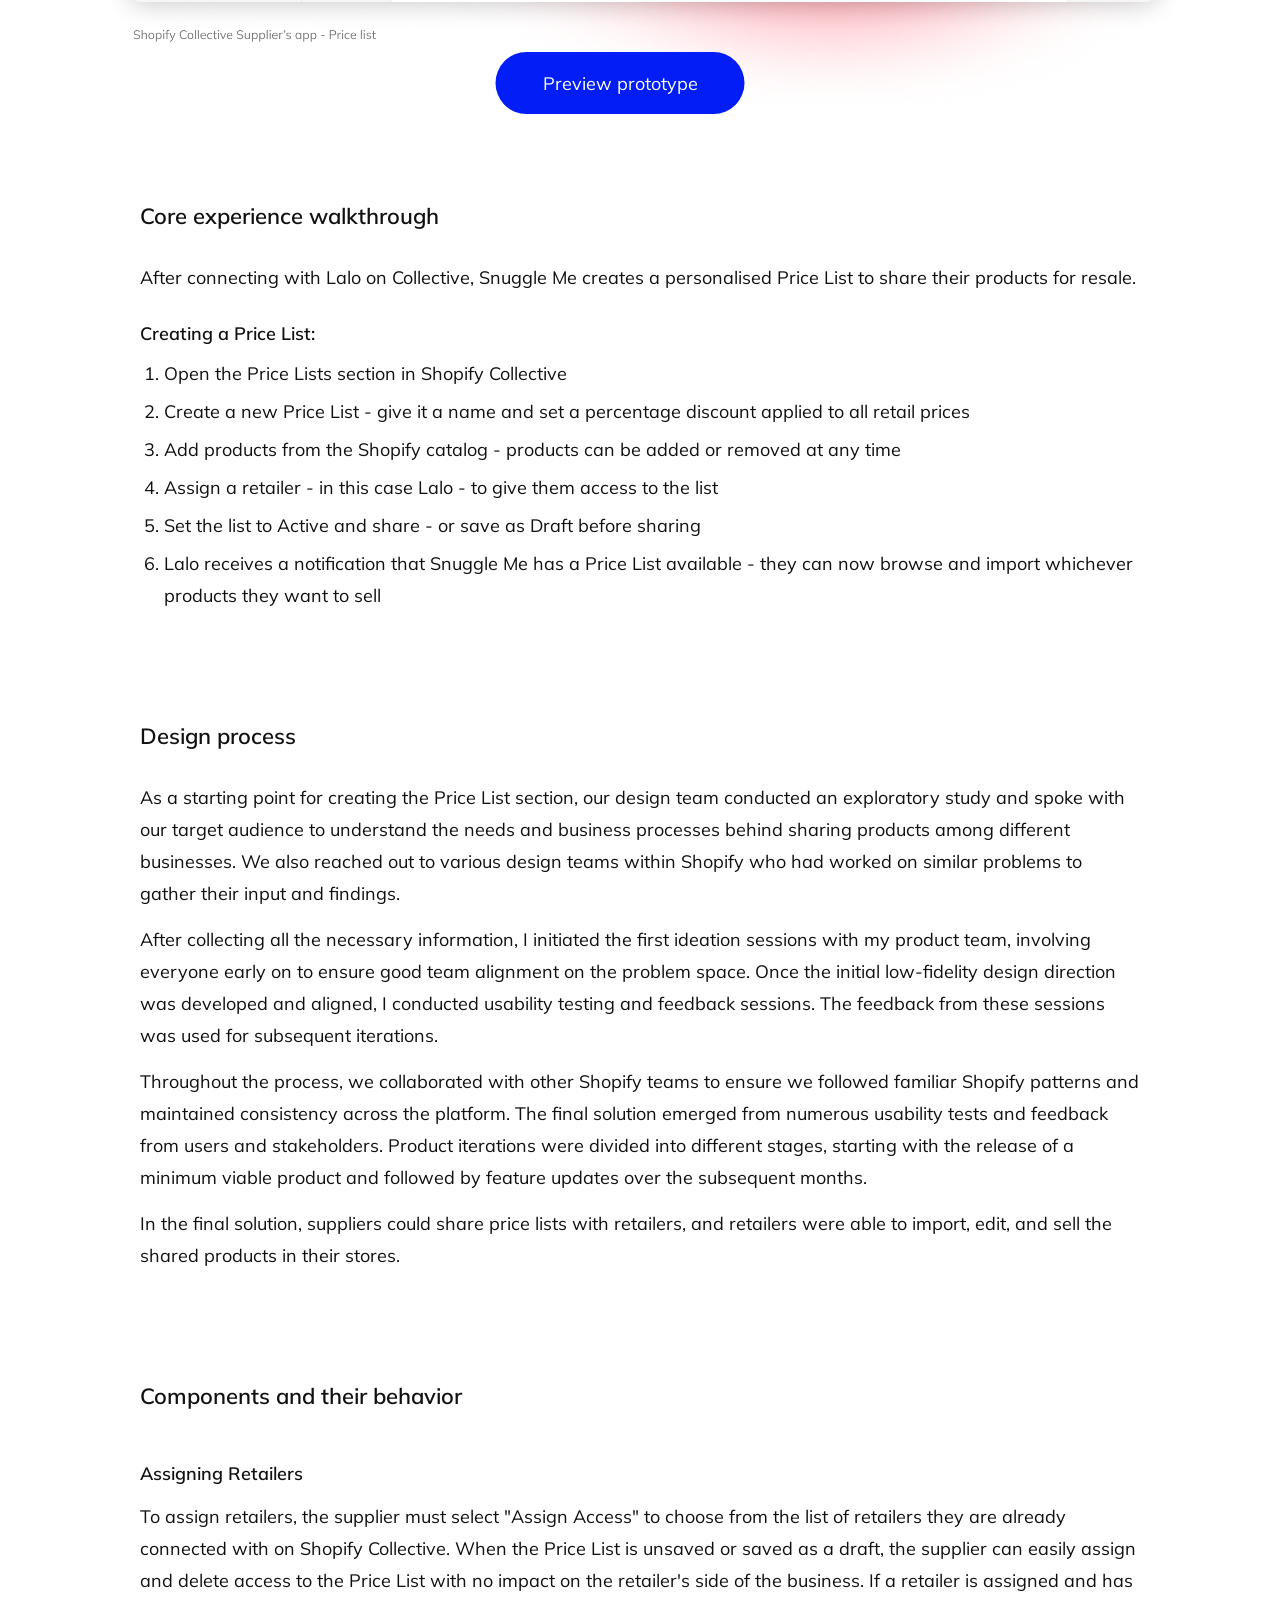
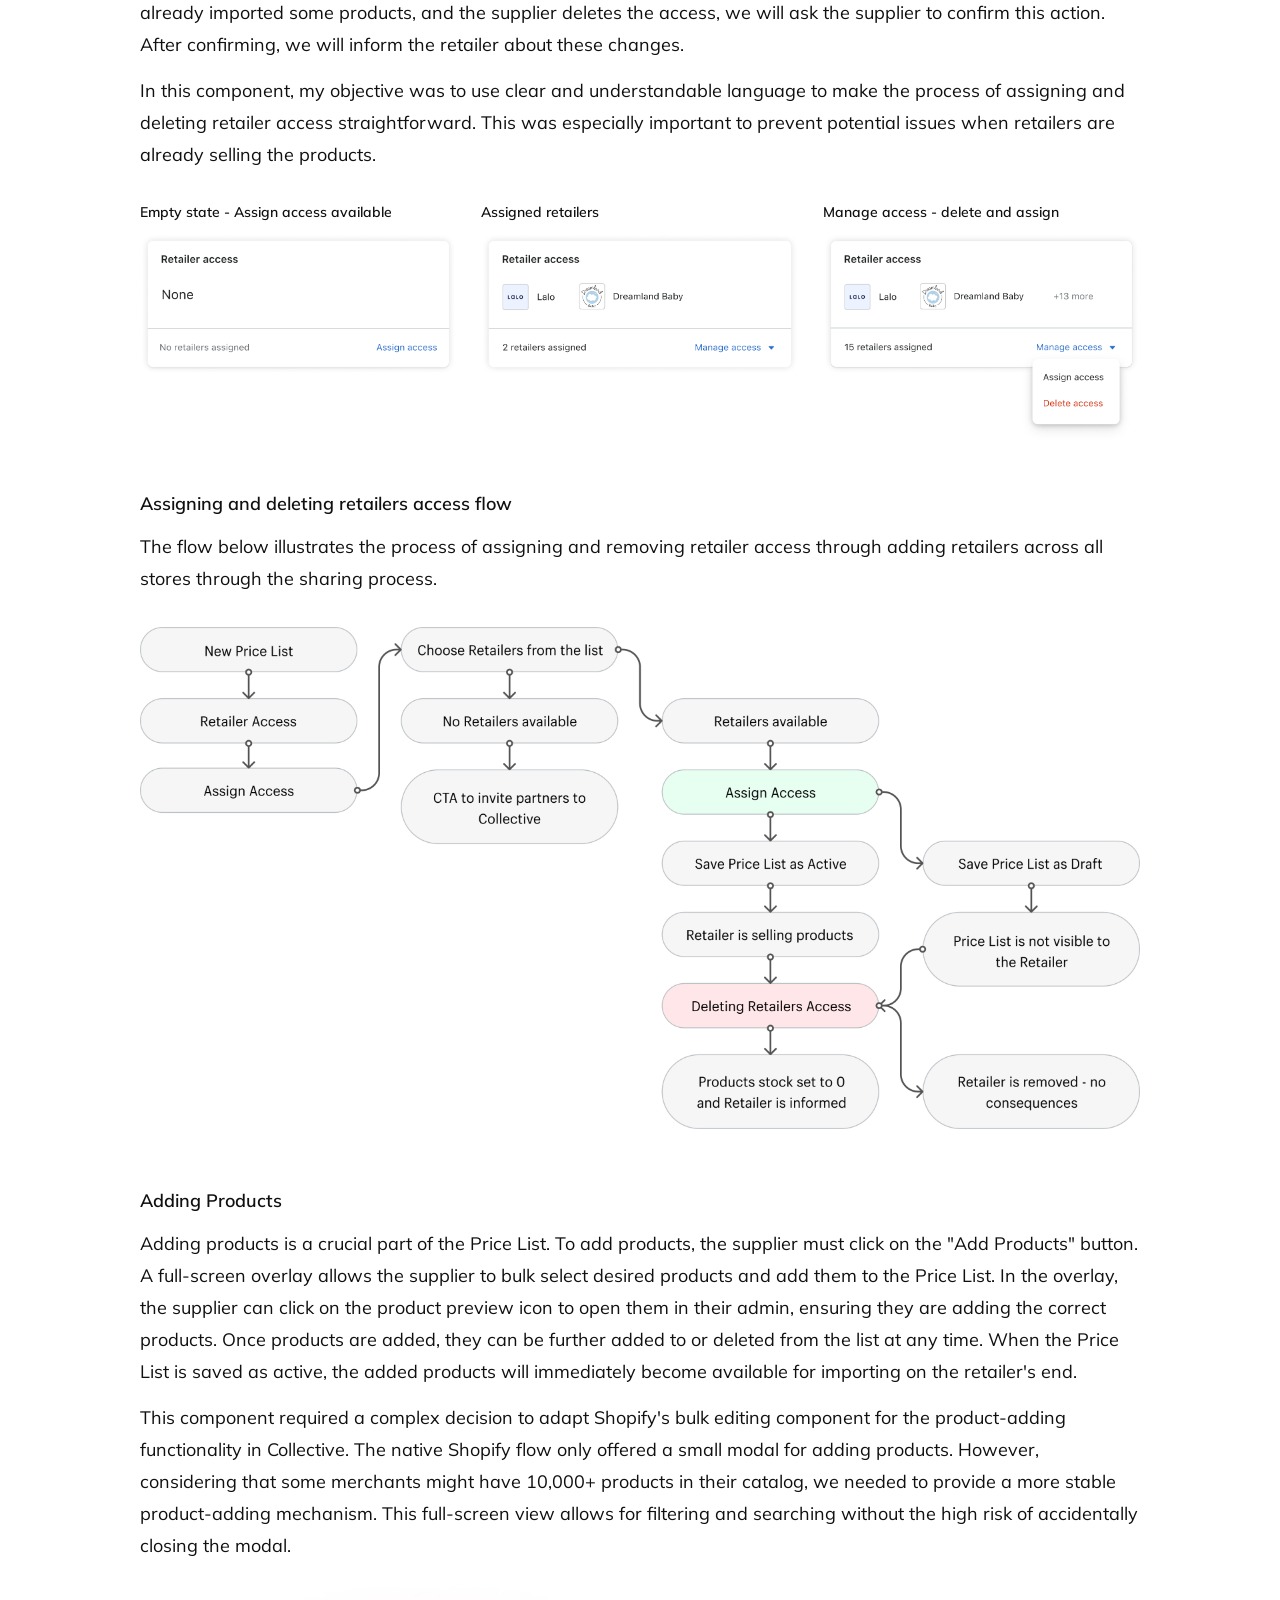
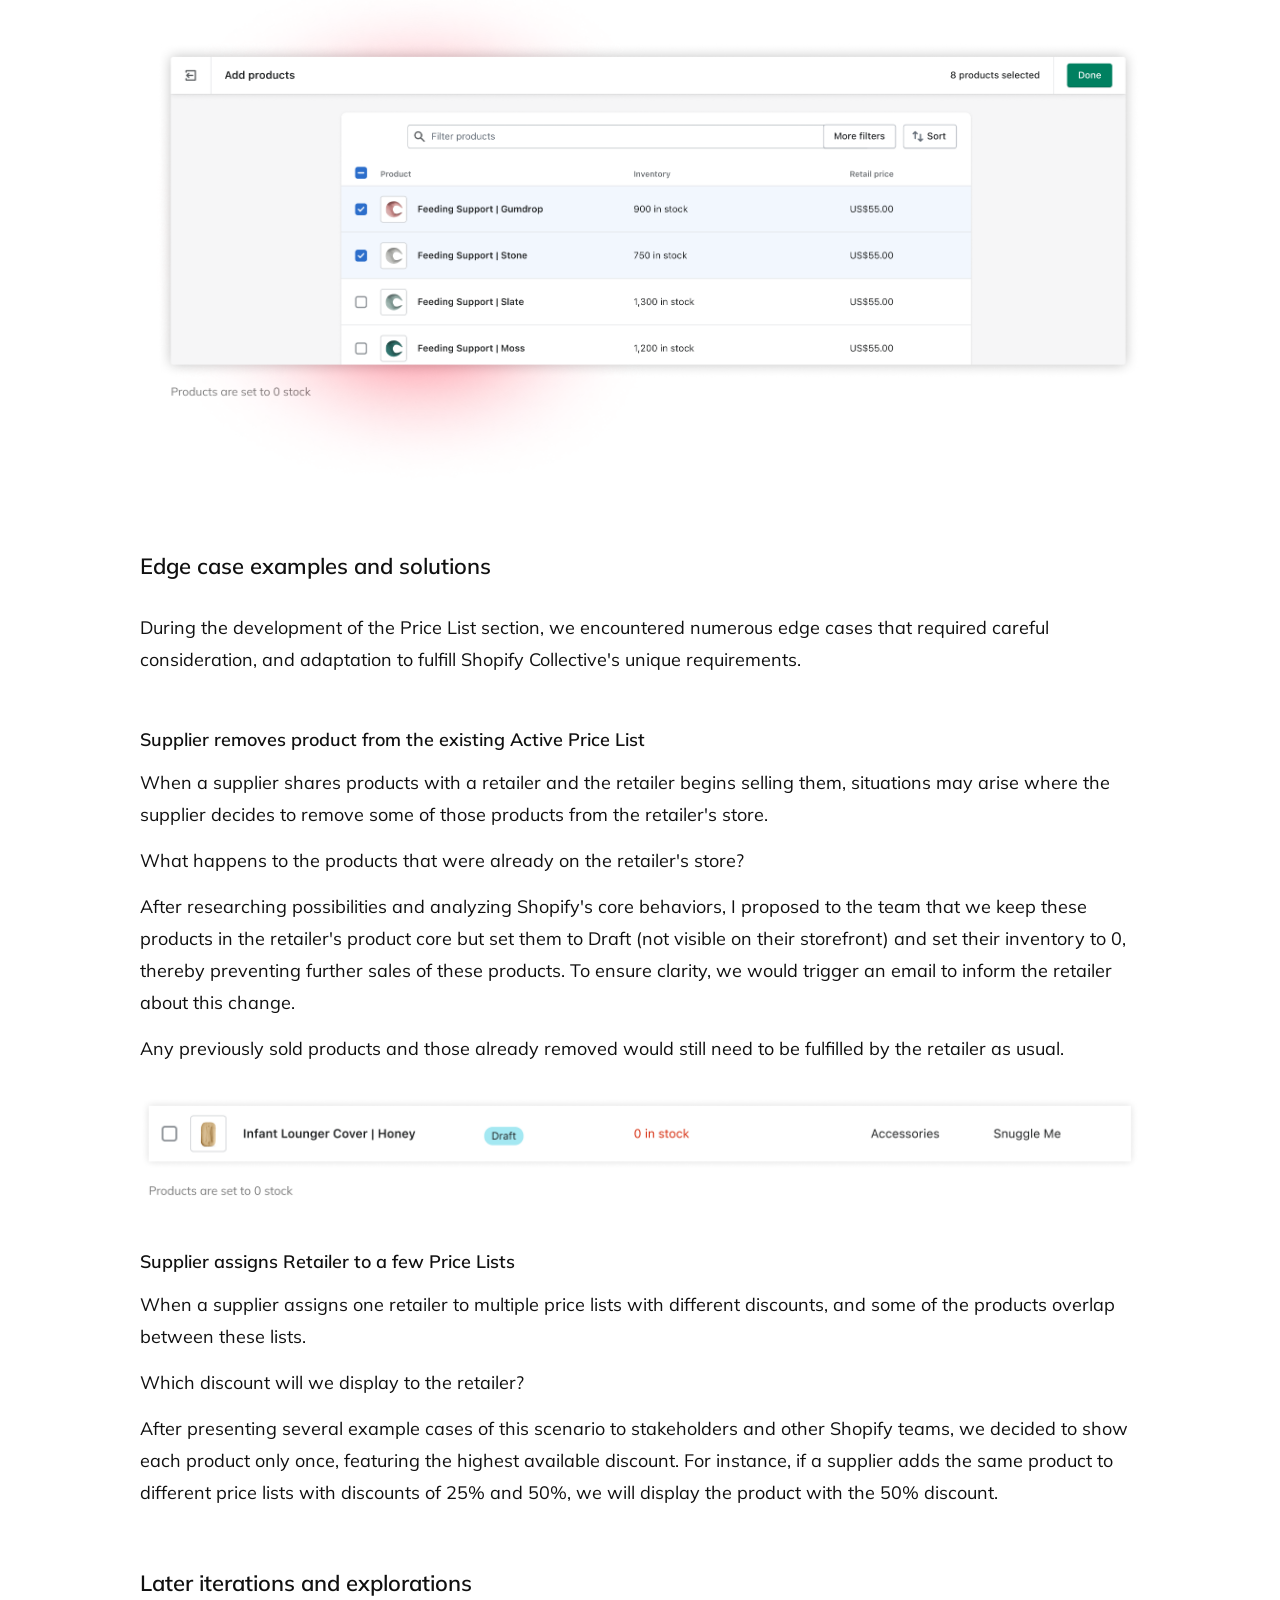
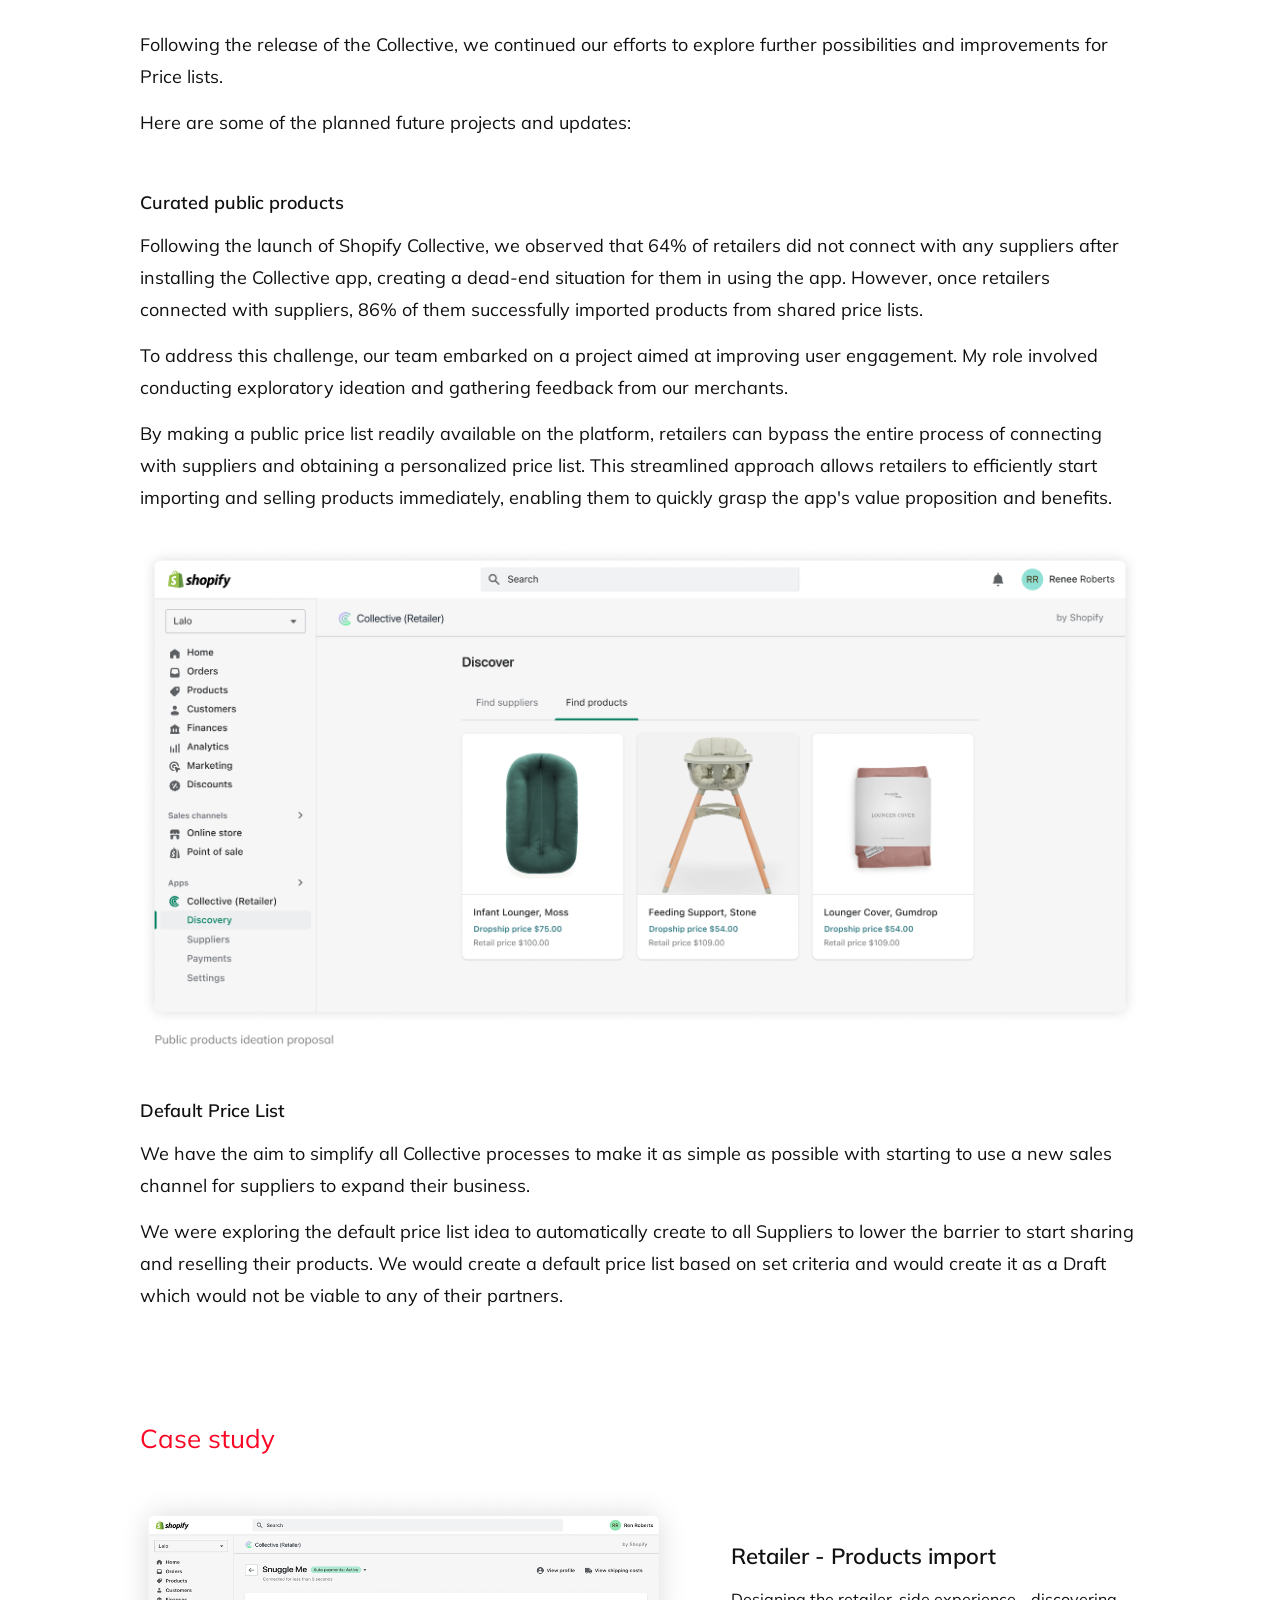
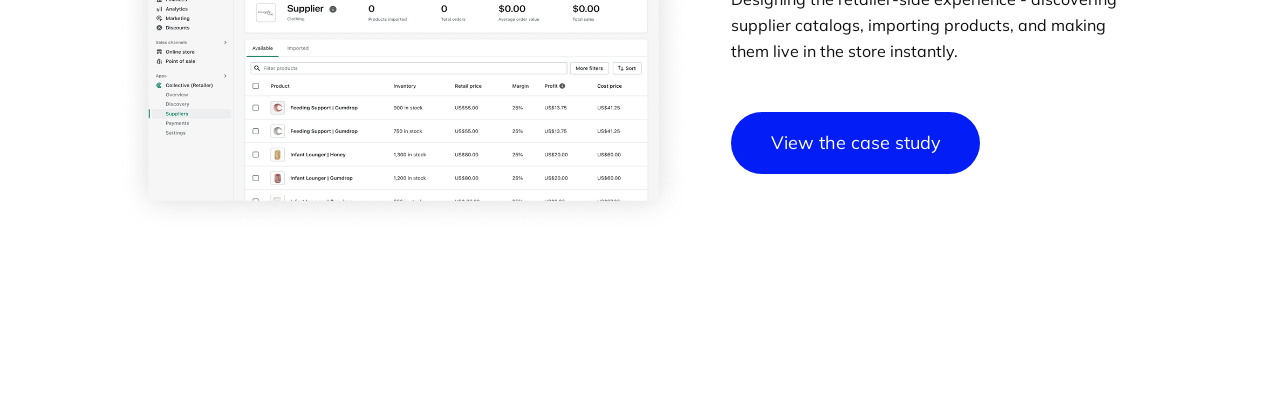
<file: shopify-supplier.html>
<!DOCTYPE html>
<html lang="en">
<head>
  <meta charset="UTF-8" />
  <meta name="viewport" content="width=device-width, initial-scale=1.0" />
  <title>Supplier - Price List  -  Jolanta Cariova</title>
  <link rel="preconnect" href="https://fonts.googleapis.com" />
  <link rel="preconnect" href="https://fonts.gstatic.com" crossorigin />
  <link href="https://fonts.googleapis.com/css2?family=Mulish:wght@400;600;700&display=swap" rel="stylesheet" />
  <link rel="stylesheet" href="style.css" />
  <style>
    .nav-dropdown { position: relative; }
    .nav-dropdown-menu {
      display: none;
      position: absolute;
      top: 100%;
      left: 0;
      z-index: 200;
      padding-top: 8px;
    }
    .nav-dropdown:hover .nav-dropdown-menu { display: block; }
    .nav-dropdown-menu a {
      display: block;
      padding: 5px 0;
      font-size: 14px;
      font-weight: 600;
      color: var(--dark);
      text-decoration: none;
      white-space: nowrap;
    }
    .nav-dropdown-menu a:hover { color: var(--blue); }
  </style>
</head>
<body>

  <div class="blob blob-top" aria-hidden="true"><img src="red-gradient.png" alt="" /></div>
  <div class="blob blob-bottom" aria-hidden="true"><img src="blue-gradient.png" alt="" /></div>

  <div class="page">

    <!-- Nav -->
    <header class="header">
      <div class="header-identity">
        <a href="index.html" class="site-logo"><img src="jolanta-logo.svg" alt="Jolanta Cariova" /></a>
        <span class="site-role">Senior product designer</span>
      </div>
      <nav class="nav">
        <div class="nav-dropdown">
          <a href="shopify-collective.html" class="nav-link" style="color: var(--blue);">Shopify Collective</a>
          <div class="nav-dropdown-menu">
            <a href="shopify-collective.html">Project overview</a>
            <a href="shopify-supplier.html">Supplier - Price list</a>
            <a href="shopify-retailer.html">Retailer - Products import</a>
          </div>
        </div>
        <a href="food-profile.html" class="nav-link">HelloFresh Food profile</a>
        <a href="resume.html" class="nav-link">Resume</a>
      </nav>
    </header>

    <!-- Page title -->
    <p class="reveal" style="max-width: 1280px; margin: 40px auto 60px; font-size: 28px; font-weight: 600; color: #fc0524; line-height: 1.2;">Shopify Collective Supplier - Price list</p>

    <!-- My role + Challenge -->
    <div class="two-col reveal" style="margin-bottom: 100px;">
      <div>
        <p class="col-heading">My role</p>
        <div class="col-body">
          <p>As the lead designer on the Catalogs team, I owned the supplier side of price list creation and management. This included the most complex parts of the product  -  catalogue creation and sharing features. The challenge was significant enough that the team needed to deeply understand the new business model, and how to apply complex catalogue-specific interactions within an existing design system without breaking familiar patterns for merchants.</p>
        </div>
      </div>
      <div>
        <p class="col-heading">Challenge</p>
        <div class="col-body">
          <p>For suppliers, creating a Price List was a new kind of task  -  one they didn't map to anything that existed before. Shopify typically sells direct  -  this was about creating a collaborative selling relationship with another brand, without actually losing control of anything. Without limiting the language and patterns merchants already understood and were comfortable with. The challenge was to create a seamless, trustworthy, transparent and intuitive experience in customers familiar Shopify environment.</p>
        </div>
      </div>
    </div>

    <!-- Contents -->
    <p class="section-label">Contents</p>
    <ul class="toc">
      <li>
        <a href="#journey" onclick="event.preventDefault(); document.querySelector('#journey').scrollIntoView({behavior:'smooth', block:'start'});">Supplier's journey</a>
        <img src="chevron.svg" alt="" class="toc-arrow" />
      </li>
      <li>
        <a href="#walkthrough" onclick="event.preventDefault(); document.querySelector('#walkthrough').scrollIntoView({behavior:'smooth', block:'start'});">Core experience walkthrough</a>
        <img src="chevron.svg" alt="" class="toc-arrow" />
      </li>
      <li>
        <a href="#process" onclick="event.preventDefault(); document.querySelector('#process').scrollIntoView({behavior:'smooth', block:'start'});">Design process</a>
        <img src="chevron.svg" alt="" class="toc-arrow" />
      </li>
      <li>
        <a href="#components" onclick="event.preventDefault(); document.querySelector('#components').scrollIntoView({behavior:'smooth', block:'start'});">Components and their behavior</a>
        <img src="chevron.svg" alt="" class="toc-arrow" />
      </li>
      <li>
        <a href="#edge-cases" onclick="event.preventDefault(); document.querySelector('#edge-cases').scrollIntoView({behavior:'smooth', block:'start'});">Edge case examples and solutions</a>
        <img src="chevron.svg" alt="" class="toc-arrow" />
      </li>
      <li>
        <a href="#iterations" onclick="event.preventDefault(); document.querySelector('#iterations').scrollIntoView({behavior:'smooth', block:'start'});">Later iterations and explorations</a>
        <img src="chevron.svg" alt="" class="toc-arrow" />
      </li>
    </ul>

    <!-- Supplier's journey -->
    <div id="journey" style="scroll-margin-top: 80px; max-width: 1280px; margin: 0 auto; padding: 0;">
      <p class="section-heading reveal" style="margin-bottom: 40px;">Supplier's journey</p>
    </div>
    <div class="reveal" style="max-width: 1280px; margin: 0 auto; overflow: visible;">
      <img src="suppliers-journey.png" alt="Supplier journey flow diagram" style="width: 100%; height: auto; display: block;" />
    </div>
    <hr style="max-width: 1280px; margin: 80px auto 60px; border: none; border-top: 1px solid #e0e0e0;" />

    <!-- Solution + Impact -->
    <div class="reveal" style="max-width: 1000px; margin: 80px auto 60px; display: grid; grid-template-columns: 1fr 1fr; gap: 48px;">
      <div>
        <p class="col-heading">Solution</p>
        <div class="col-body">
          <p>The final solution gave suppliers a clean, familiar way to create and manage Price Lists entirely within their Shopify admin. Suppliers could bulk-select products through a full-screen overlay — a deliberate deviation from Shopify's native small modal, designed to handle catalogs of 10,000+ products without overwhelming the interface. They could set a percentage discount, assign specific retail partners, and control whether the Price List was live or saved as a draft. Once shared, the Price List became instantly available to the assigned retailer with no additional steps required.</p>
          <p>Edge cases were handled transparently — when a supplier removed a product already being sold, the retailer's inventory was set to zero, the product moved to draft, and the retailer was notified automatically.</p>
        </div>
      </div>
      <div>
        <p class="col-heading">Impact</p>
        <div class="col-body">
          <p>The Price List experience became the commercial engine of Shopify Collective — every merchant partnership on the platform starts here. Following launch, we observed that 86% of retailers who connected with a supplier successfully imported products from shared Price Lists, validating that once the connection was made the flow worked clearly. Post-launch iterations continued to improve the experience, including explorations around public Price Lists to address the 64% of retailers who installed Collective but hadn't yet connected with a supplier.</p>
        </div>
      </div>
    </div>

    <!-- Prototype image + CTA -->
    <div class="reveal" style="max-width: 1000px; margin: 0 auto 80px; overflow: visible; position: relative;">
      <img src="price-list-preview.png" alt="Shopify Collective Supplier's app - Price list" style="width: calc(115% + 40px); margin-left: -40px; height: auto; display: block;" />
      <div style="position: absolute; bottom: 8px; left: calc(50% - 20px); transform: translateX(-50%);">
        <a href="https://www.figma.com/proto/9vqFi24hDzOTUII9IjJk3V/JC-Case-Studies?page-id=0%3A1&node-id=114-40623&viewport=736%2C-607%2C0.14&t=ZbvnZsS2Tr6zIKB2-1&scaling=min-zoom&content-scaling=fixed&starting-point-node-id=114%3A40623&show-proto-sidebar=1" class="case-link" target="_blank" rel="noopener" style="white-space: nowrap;">Preview prototype</a>
      </div>
    </div>

    <!-- Core experience walkthrough -->
    <div id="walkthrough" class="content-section reveal">
      <p class="section-heading">Core experience walkthrough</p>
      <div class="section-body">
        <p>After connecting with Lalo on Collective, Snuggle Me creates a personalised Price List to share their products for resale.</p>
        <p style="font-weight: 600; margin-top: 24px;">Creating a Price List:</p>
        <ol style="padding-left: 24px; margin-top: 8px;">
          <li>Open the Price Lists section in Shopify Collective</li>
          <li>Create a new Price List  -  give it a name and set a percentage discount applied to all retail prices</li>
          <li>Add products from the Shopify catalog  -  products can be added or removed at any time</li>
          <li>Assign a retailer  -  in this case Lalo  -  to give them access to the list</li>
          <li>Set the list to Active and share  -  or save as Draft before sharing</li>
          <li>Lalo receives a notification that Snuggle Me has a Price List available  -  they can now browse and import whichever products they want to sell</li>
        </ol>
      </div>
    </div>

    <!-- Design process -->
    <div id="process" class="content-section reveal">
      <p class="section-heading">Design process</p>
      <div class="section-body">
        <p>As a starting point for creating the Price List section, our design team conducted an exploratory study and spoke with our target audience to understand the needs and business processes behind sharing products among different businesses. We also reached out to various design teams within Shopify who had worked on similar problems to gather their input and findings.</p>
        <p>After collecting all the necessary information, I initiated the first ideation sessions with my product team, involving everyone early on to ensure good team alignment on the problem space. Once the initial low-fidelity design direction was developed and aligned, I conducted usability testing and feedback sessions. The feedback from these sessions was used for subsequent iterations.</p>
        <p>Throughout the process, we collaborated with other Shopify teams to ensure we followed familiar Shopify patterns and maintained consistency across the platform. The final solution emerged from numerous usability tests and feedback from users and stakeholders. Product iterations were divided into different stages, starting with the release of a minimum viable product and followed by feature updates over the subsequent months.</p>
        <p>In the final solution, suppliers could share price lists with retailers, and retailers were able to import, edit, and sell the shared products in their stores.</p>
      </div>
    </div>

    <!-- Components and their behavior -->
    <div id="components" class="content-section reveal" style="margin-bottom: 60px;">
      <p class="section-heading">Components and their behavior</p>

      <!-- Assigning Retailers -->
      <p class="section-subheading">Assigning Retailers</p>
      <div class="section-body">
        <p>To assign retailers, the supplier must select "Assign Access" to choose from the list of retailers they are already connected with on Shopify Collective. When the Price List is unsaved or saved as a draft, the supplier can easily assign and delete access to the Price List with no impact on the retailer's side of the business. If a retailer is assigned and has already imported some products, and the supplier deletes the access, we will ask the supplier to confirm this action. After confirming, we will inform the retailer about these changes.</p>
        <p>In this component, my objective was to use clear and understandable language to make the process of assigning and deleting retailer access straightforward. This was especially important to prevent potential issues when retailers are already selling the products.</p>
      </div>
      <div style="display: grid; grid-template-columns: 1fr 1fr 1fr; gap: 24px; margin-top: 32px;">
        <div>
          <p style="font-size: 14px; font-weight: 600; color: var(--dark); margin-bottom: 12px;">Empty state - Assign access available</p>
          <img src="access-1.png" alt="Empty state - Assign access available" style="width: 100%; height: auto; display: block; border-radius: 6px;" />
        </div>
        <div>
          <p style="font-size: 14px; font-weight: 600; color: var(--dark); margin-bottom: 12px;">Assigned retailers</p>
          <img src="access-2.png" alt="Assigned retailers" style="width: 100%; height: auto; display: block; border-radius: 6px;" />
        </div>
        <div>
          <p style="font-size: 14px; font-weight: 600; color: var(--dark); margin-bottom: 12px;">Manage access - delete and assign</p>
          <img src="access-3.png" alt="Manage access - delete and assign" style="width: 100%; height: auto; display: block; border-radius: 6px;" />
        </div>
      </div>

      <!-- Assigning and Deleting Catalog Access flow -->
      <p class="section-subheading">Assigning and deleting retailers access flow</p>
      <div class="section-body">
        <p>The flow below illustrates the process of assigning and removing retailer access through adding retailers across all stores through the sharing process.</p>
      </div>
      <div style="margin-top: 32px; margin-bottom: 60px;">
        <img src="delete-flow.png" alt="Assigning and deleting retailers access flow" style="width: 100%; height: auto; display: block; border-radius: 6px;" />
      </div>

      <!-- Adding Products -->
      <p class="section-subheading">Adding Products</p>
      <div class="section-body">
        <p>Adding products is a crucial part of the Price List. To add products, the supplier must click on the "Add Products" button. A full-screen overlay allows the supplier to bulk select desired products and add them to the Price List. In the overlay, the supplier can click on the product preview icon to open them in their admin, ensuring they are adding the correct products. Once products are added, they can be further added to or deleted from the list at any time. When the Price List is saved as active, the added products will immediately become available for importing on the retailer's end.</p>
        <p>This component required a complex decision to adapt Shopify's bulk editing component for the product-adding functionality in Collective. The native Shopify flow only offered a small modal for adding products. However, considering that some merchants might have 10,000+ products in their catalog, we needed to provide a more stable product-adding mechanism. This full-screen view allows for filtering and searching without the high risk of accidentally closing the modal.</p>
      </div>
      <div style="margin-top: 8px; margin-bottom: 28px; max-width: 1000px; margin-left: auto; margin-right: auto;">
        <img src="adding-products.png" alt="Adding products to a Price List" style="width: 100%; height: auto; display: block; border-radius: 6px;" />
      </div>
    </div>

    <!-- Edge case examples and solutions -->
    <div id="edge-cases" class="content-section reveal" style="margin-bottom: 60px;">
      <p class="section-heading">Edge case examples and solutions</p>
      <div class="section-body">
        <p>During the development of the Price List section, we encountered numerous edge cases that required careful consideration, and adaptation to fulfill Shopify Collective's unique requirements.</p>
      </div>

      <!-- Supplier removes product from the existing Active Price List -->
      <p class="section-subheading">Supplier removes product from the existing Active Price List</p>
      <div class="section-body">
        <p>When a supplier shares products with a retailer and the retailer begins selling them, situations may arise where the supplier decides to remove some of those products from the retailer's store.</p>
        <p>What happens to the products that were already on the retailer's store?</p>
        <p>After researching possibilities and analyzing Shopify's core behaviors, I proposed to the team that we keep these products in the retailer's product core but set them to Draft (not visible on their storefront) and set their inventory to 0, thereby preventing further sales of these products. To ensure clarity, we would trigger an email to inform the retailer about this change.</p>
        <p>Any previously sold products and those already removed would still need to be fulfilled by the retailer as usual.</p>
      </div>
      <div style="margin-top: 32px; margin-bottom: 48px;">
        <img src="0-stock.png" alt="Products are set to 0 stock" style="width: 100%; height: auto; display: block; border-radius: 6px;" />
      </div>

      <!-- Supplier assigns Retailer to a few Price Lists -->
      <p class="section-subheading">Supplier assigns Retailer to a few Price Lists</p>
      <div class="section-body">
        <p>When a supplier assigns one retailer to multiple price lists with different discounts, and some of the products overlap between these lists.</p>
        <p>Which discount will we display to the retailer?</p>
        <p>After presenting several example cases of this scenario to stakeholders and other Shopify teams, we decided to show each product only once, featuring the highest available discount. For instance, if a supplier adds the same product to different price lists with discounts of 25% and 50%, we will display the product with the 50% discount.</p>
      </div>
    </div>

    <!-- Later iterations and explorations -->
    <div id="iterations" class="content-section reveal" style="margin-bottom: 110px;">
      <p class="section-heading">Later iterations and explorations</p>
      <div class="section-body">
        <p>Following the release of the Collective, we continued our efforts to explore further possibilities and improvements for Price lists.</p>
        <p>Here are some of the planned future projects and updates:</p>
      </div>

      <!-- Curated public products -->
      <p class="section-subheading">Curated public products</p>
      <div class="section-body">
        <p>Following the launch of Shopify Collective, we observed that 64% of retailers did not connect with any suppliers after installing the Collective app, creating a dead-end situation for them in using the app. However, once retailers connected with suppliers, 86% of them successfully imported products from shared price lists.</p>
        <p>To address this challenge, our team embarked on a project aimed at improving user engagement. My role involved conducting exploratory ideation and gathering feedback from our merchants.</p>
        <p>By making a public price list readily available on the platform, retailers can bypass the entire process of connecting with suppliers and obtaining a personalized price list. This streamlined approach allows retailers to efficiently start importing and selling products immediately, enabling them to quickly grasp the app's value proposition and benefits.</p>
      </div>
      <div style="margin-top: 32px;">
        <img src="curated.png" alt="Curated public products" style="width: 100%; height: auto; display: block; border-radius: 6px;" />
      </div>

      <!-- Default Price List -->
      <p class="section-subheading">Default Price List</p>
      <div class="section-body">
        <p>We have the aim to simplify all Collective processes to make it as simple as possible with starting to use a new sales channel for suppliers to expand their business.</p>
        <p>We were exploring the default price list idea to automatically create to all Suppliers to lower the barrier to start sharing and reselling their products. We would create a default price list based on set criteria and would create it as a Draft which would not be viable to any of their partners.</p>
      </div>
    </div>

    <!-- Case study -->
    <p class="section-label case-studies-label">Case study</p>
    <div class="reveal" style="max-width: 1000px; margin: 0 auto 100px; display: grid; grid-template-columns: 1.35fr 1fr; gap: 40px; align-items: center;">
      <div class="cs-img-wrap" style="margin-left: -24px;">
        <a href="shopify-retailer.html">
          <img src="product-import-img.png" alt="Retailer - Products import" style="width: 100%; height: auto; display: block;" />
        </a>
      </div>
      <div style="display: flex; flex-direction: column; justify-content: center;">
        <p class="section-heading" style="margin-bottom: 16px;">Retailer - Products import</p>
        <p style="font-size: 16px; line-height: 26px; color: var(--dark); margin-bottom: 20px;">Designing the retailer-side experience  -  discovering supplier catalogs, importing products, and making them live in the store instantly.</p>
        <a href="shopify-retailer.html" class="case-link" style="white-space: nowrap;">View the case study</a>
      </div>
    </div>

    <div style="padding-bottom: 80px;"></div>

  </div>
  <script src="cursor.js"></script>
  <script src="scroll.js"></script>
</body>
</html>
</file>
<file: style.css>
*, *::before, *::after {
  box-sizing: border-box;
  margin: 0;
  padding: 0;
}

:root {
  --blue: #021df5;
  --dark: #101010;
  --grey: #797979;
  --white: #ffffff;
  --font: 'Mulish', sans-serif;
  --page-pad: 60px;
}

html {
  height: 100%;
  scroll-behavior: smooth;
}

body {
  height: 100%;
  font-family: var(--font);
  font-weight: 400;
  background: var(--white);
  color: var(--dark);
  overflow-x: hidden;
}

/* ── Cursor glow ── */
.cursor-glow {
  position: fixed;
  top: 0;
  left: 0;
  width: 480px;
  height: 480px;
  border-radius: 50%;
  background: radial-gradient(circle, rgba(2, 29, 245, 0.18) 0%, rgba(2, 29, 245, 0.07) 45%, transparent 70%);
  pointer-events: none;
  z-index: 9999;
  will-change: transform, filter;
  opacity: 0;
  transition: opacity 0.5s ease;
}

/* ── Background blobs ── */
.blob {
  position: fixed;
  pointer-events: none;
  z-index: 0;
}

.blob-top {
  width: 720px;
  top: -100px;
  right: -100px;
  animation: blob-top-drift 6s ease-in-out infinite;
}

.blob-bottom {
  width: 700px;
  bottom: -80px;
  left: -100px;
}

@keyframes blob-top-drift {
  0%, 100% { transform: scale(1)     translate(0px, 0px);    filter: brightness(1.3);  }
  30%       { transform: scale(1.10) translate(-18px, 10px); filter: brightness(1.6);  }
  65%       { transform: scale(0.94) translate(10px, -14px); filter: brightness(1.15); }
}

.blob img {
  width: 100%;
  height: auto;
  display: block;
}

/* ── Page layout ── */
.page {
  position: relative;
  z-index: 1;
  max-width: 1420px;
  margin: 0 auto;
  padding: 0 var(--page-pad);
}

/* Content sections — hero-width (1280px) */
.page-hero,
.info-cards,
.toc,
.two-col {
  max-width: 1280px;
  margin-left: auto;
  margin-right: auto;
}

/* Narrow content sections — 1000px centered */
.two-col-wide,
.content-section,
.case-study-cards,
.case-studies-label {
  max-width: 1000px;
  margin-left: auto;
  margin-right: auto;
}

/* Showcase image — 1000px centered, no decoration */
.showcase-image {
  max-width: 1000px;
  margin-left: auto;
  margin-right: auto;
  margin-bottom: 80px;
}

/* Scroll target offset */
#overview,
.content-section,
.two-col,
.two-col-wide {
  scroll-margin-top: 80px;
}

/* ── Header ── */
.header {
  display: flex;
  align-items: flex-start;
  justify-content: space-between;
  padding-top: 68px;
  padding-bottom: 80px;
}

.header-identity {
  display: flex;
  flex-direction: column;
  gap: 4px;
}

.site-logo {
  display: inline-block;
  text-decoration: none;
}

.site-logo img {
  width: 329px;
  height: auto;
  display: block;
  filter: hue-rotate(0deg);
  transition: filter 0.35s ease;
}

.site-logo:hover img {
  filter: hue-rotate(119deg);
}

.site-role {
  font-size: 15px;
  color: var(--dark);
  margin-top: 10px;
}

.nav {
  display: flex;
  align-items: center;
  gap: 48px;
  padding-top: 8px;
}

.nav-link {
  font-size: 16px;
  color: var(--dark);
  text-decoration: none;
  white-space: nowrap;
  transition: color 0.35s ease;
}

.nav-link:hover {
  color: var(--blue);
}

/* ── Case studies grid ── */
.case-studies {
  display: grid;
  grid-template-columns: 1fr 1fr;
  grid-template-rows: auto auto auto auto auto;
  gap: 0 52px;
  padding-bottom: 100px;
}

/* ── Individual case ── */
.case {
  display: grid;
  grid-template-rows: subgrid;
  grid-row: span 5;
  align-content: start;
}

.case-image-link {
  display: block;
  text-decoration: none;
}

.case-image {
  position: relative;
  width: 100%;
  aspect-ratio: 565 / 433;
  overflow: hidden;
  background: rgba(255, 255, 255, 0.6);
}

.case-image img {
  width: 100%;
  height: 100%;
  object-fit: cover;
  display: block;
  transition: transform 0.4s ease;
}

.case-image-link:hover .case-image img {
  transform: scale(1.04);
}

.case-logo {
  margin-top: 32px;
  display: flex;
  align-items: center;
}

.case-logo img {
  width: 280px;
  height: auto;
  display: block;
}

.case-period {
  margin-top: 16px;
  font-size: 14px;
  color: var(--grey);
  text-transform: uppercase;
  letter-spacing: 0.28px;
}

.case-description {
  margin-top: 12px;
  font-size: 20px;
  line-height: 32px;
  color: var(--dark);
}

.case-link {
  margin-top: 28px;
  display: inline-flex;
  align-items: center;
  justify-content: center;
  width: 249px;
  height: 62px;
  color: #fff;
  font-size: 18px;
  font-weight: 400;
  border-radius: 100px;
  text-decoration: none;
  position: relative;
  overflow: visible;
  isolation: isolate;
}

/* Solid pill — default state */
.case-link::after {
  content: '';
  position: absolute;
  inset: 0;
  background: var(--blue);
  border-radius: 100px;
  z-index: -1;
  transition: opacity 0.4s ease;
}

/* Glowing blob — hover state */
.case-link::before {
  content: '';
  position: absolute;
  inset: -20px -30px;
  background: radial-gradient(ellipse at 40% 50%,
    rgba(59, 84, 255, 0.7) 0%,
    rgba(2, 29, 245, 0.45) 40%,
    rgba(0, 56, 255, 0.15) 65%,
    transparent 80%
  );
  filter: blur(14px);
  opacity: 0;
  z-index: -2;
  transition: opacity 0.4s ease;
  border-radius: 50%;
}

.case-link:hover::after {
  opacity: 0;
}

.case-link:hover::before {
  opacity: 1;
}

/* ── Case study page ── */
.page-hero {
  display: grid;
  grid-template-columns: 1fr 1.8fr;
  gap: 0 52px;
  padding-bottom: 80px;
  align-items: center;
}

.hero-meta {
  display: flex;
  flex-direction: column;
  justify-content: flex-start;
}

.hero-logo {
  margin-bottom: 16px;
}

.hero-logo img {
  width: 260px;
  height: auto;
}

.hero-period {
  font-size: 14px;
  color: var(--grey);
  text-transform: uppercase;
  letter-spacing: 0.28px;
  margin-bottom: 20px;
}

.hero-intro {
  font-size: 22px;
  line-height: 34px;
  color: var(--dark);
  max-width: 500px;
}

.hero-link {
  display: inline-flex;
  align-items: center;
  gap: 6px;
  margin-top: 16px;
  font-size: 18px;
  color: var(--blue);
  text-decoration: none;
}

.hero-link:hover {
  text-decoration: underline;
}

.hero-image {
  width: 100%;
}

.hero-image img {
  width: 100%;
  height: auto;
  display: block;
}

/* ── Info cards ── */
.info-cards {
  display: flex;
  gap: 12px;
  margin-top: 60px;
  margin-bottom: 100px;
}

.info-card {
  flex: 1;
  background: var(--blue);
  border-radius: 10px;
  padding: 22px 20px;
  color: #fff;
}

.info-card-label {
  font-size: 11px;
  font-weight: 700;
  text-transform: uppercase;
  letter-spacing: 0.6px;
  opacity: 0.65;
  margin-bottom: 10px;
}

.info-card-value {
  font-size: 14px;
  line-height: 20px;
  font-weight: 400;
}

/* ── Hero link ── */
.hero-link {
  display: inline-flex;
  align-items: center;
  gap: 8px;
}

.hero-link img {
  width: 16px;
  height: 16px;
  flex-shrink: 0;
}

/* ── Table of contents ── */
.section-label {
  font-size: 26px;
  font-weight: 400;
  color: #fc0524;
  margin-bottom: 28px;
}

.toc {
  list-style: none;
  border-top: 1px solid #e0e0e0;
  margin-bottom: 80px;
}

.toc li {
  border-bottom: 1px solid #e0e0e0;
  display: flex;
  justify-content: space-between;
  align-items: center;
  padding: 14px 0;
  font-size: 18px;
  color: var(--dark);
}

.toc li a {
  color: var(--dark);
  text-decoration: none;
  flex: 1;
  transition: color 0.35s ease;
}

.toc li a:hover {
  color: var(--blue);
}

.toc li:hover .toc-arrow {
  filter: invert(13%) sepia(96%) saturate(6952%) hue-rotate(233deg) brightness(95%) contrast(108%);
  opacity: 1;
}

.toc-arrow {
  width: 8px;
  height: auto;
  flex-shrink: 0;
  opacity: 0.5;
  transition: filter 0.2s ease, opacity 0.2s ease;
}

/* ── Two-column content ── */
.two-col {
  display: grid;
  grid-template-columns: 1fr 1fr;
  gap: 0 52px;
  margin-bottom: 80px;
}

.two-col-wide {
  display: grid;
  grid-template-columns: 1fr 1fr;
  gap: 0 52px;
  margin-bottom: 80px;
}

.col-heading {
  font-size: 22px;
  font-weight: 600;
  color: var(--dark);
  margin-bottom: 24px;
}

.col-body {
  font-size: 18px;
  line-height: 32px;
  color: var(--dark);
}

.col-body p + p {
  margin-top: 14px;
}

.col-body ul {
  padding-left: 24px;
  margin: 14px 0;
}

.col-body li {
  margin-bottom: 6px;
  line-height: 32px;
}

/* ── Full-width content section ── */
.content-section {
  margin-bottom: 110px;
}

.section-heading {
  font-size: 22px;
  font-weight: 600;
  color: var(--dark);
  margin-bottom: 32px;
}

.section-subheading {
  font-size: 18px;
  font-weight: 600;
  color: var(--dark);
  margin-bottom: 16px;
  margin-top: 52px;
}

.section-body {
  font-size: 18px;
  line-height: 32px;
  color: var(--dark);
  max-width: 1000px;
}

.section-body p + p {
  margin-top: 14px;
}

.section-body ul, .section-body ol {
  padding-left: 24px;
  margin: 14px 0;
}

.section-body li {
  margin-bottom: 6px;
  line-height: 32px;
}

/* ── Screenshots ── */
.screenshots {
  display: grid;
  grid-template-columns: 1fr 1fr;
  gap: 40px 52px;
  margin-bottom: 80px;
  padding: 0 80px;
}

.screenshot-wrap {
  display: flex;
  flex-direction: column;
  gap: 12px;
}

.screenshot-wrap img {
  width: 100%;
  border-radius: 6px;
  box-shadow: 0 0 30px rgba(0,0,0,0.15);
  display: block;
}

.screenshot-caption {
  font-size: 12px;
  color: var(--grey);
  line-height: 16px;
}

/* ── Showcase image ── */
.showcase-image {
  margin-bottom: 80px;
}

.showcase-image img {
  width: 100%;
  height: auto;
  display: block;
}

/* ── CTA button ── */
.btn-primary {
  display: inline-block;
  background: var(--blue);
  color: #fff;
  font-size: 20px;
  font-weight: 600;
  padding: 18px 40px;
  border-radius: 100px;
  text-decoration: none;
  margin-top: 24px;
}

.btn-primary:hover {
  opacity: 0.9;
}

/* ── Case study cards at bottom ── */
.case-study-cards {
  display: grid;
  grid-template-columns: 1fr 1fr;
  gap: 40px 52px;
  margin-bottom: 100px;
}

.case-card-link {
  display: block;
  text-decoration: none;
  color: var(--dark);
}

.case-card-link:hover .case-card-title {
  color: var(--blue);
}

.case-card-image {
  width: 100%;
  margin-bottom: 28px;
  transition: transform 0.4s ease;
  transform-origin: center top;
}

.case-card-image img {
  width: 100%;
  height: auto;
  display: block;
}

.case-card-link:hover .case-card-image {
  transform: scale(1.04);
}

.case-card-title {
  font-size: 22px;
  font-weight: 600;
  color: var(--blue);
  line-height: 30px;
}

.case-card-desc {
  font-size: 16px;
  line-height: 26px;
  color: var(--dark);
  margin-top: 12px;
}

/* ── Divider ── */
.divider {
  border: none;
  border-top: 1px solid #e0e0e0;
  margin: 60px 0;
}

/* ── Personalization flow diagram ── */
.flow-diagram {
  background: #f9f9f9;
  border-radius: 12px;
  padding: 40px;
  margin-bottom: 40px;
  display: flex;
  align-items: center;
  gap: 16px;
  flex-wrap: wrap;
  justify-content: center;
}

.flow-box {
  background: #eeffd4;
  border: 1px solid #535353;
  border-radius: 83px;
  padding: 10px 24px;
  font-size: 13px;
  color: #000;
  white-space: nowrap;
}

.flow-arrow {
  color: #535353;
  font-size: 14px;
}

/* ── Resume page ── */
.resume-grid {
  display: grid;
  grid-template-columns: 1fr 340px;
  gap: 0 80px;
  max-width: 1000px;
  margin-left: auto;
  margin-right: auto;
}

.resume-bio {
  font-size: 18px;
  line-height: 30px;
  color: var(--dark);
  margin-bottom: 60px;
  margin-top: 40px;
}

.resume-section-title {
  font-size: 22px;
  font-weight: 600;
  color: var(--dark);
  margin-bottom: 32px;
}

.experience-item {
  margin-bottom: 40px;
}

.experience-company {
  font-size: 18px;
  font-weight: 600;
  color: #fc0524;
  margin-bottom: 10px;
}

.experience-title {
  font-size: 16px;
  font-weight: 600;
  color: #fc0524;
  margin-bottom: 2px;
}

.experience-title-inline {
  font-size: 18px;
  font-weight: 600;
  color: #fc0524;
  display: inline;
}

.experience-company-inline {
  font-size: 18px;
  color: var(--dark);
  display: inline;
}

.experience-period {
  font-size: 13px;
  color: var(--grey);
  text-transform: uppercase;
  letter-spacing: 0.3px;
  margin-top: 8px;
  margin-bottom: 12px;
}

.experience-desc {
  font-size: 16px;
  line-height: 26px;
  color: var(--dark);
}

.sidebar-section {
  margin-bottom: 48px;
}

.sidebar-item-title {
  font-size: 16px;
  font-weight: 600;
  color: #fc0524;
  margin-bottom: 4px;
}

.sidebar-item-org {
  font-size: 16px;
  color: var(--dark);
  margin-bottom: 4px;
}

.sidebar-item-date {
  font-size: 13px;
  color: var(--grey);
  text-transform: uppercase;
  letter-spacing: 0.3px;
  margin-top: 6px;
  margin-bottom: 20px;
}

.contact-list {
  list-style: none;
  display: flex;
  flex-direction: column;
  gap: 12px;
  font-size: 16px;
  color: var(--dark);
  line-height: 26px;
}

.contact-list a {
  color: var(--dark);
  text-decoration: none;
  transition: color 0.35s ease, text-decoration 0.35s ease;
}

.contact-list a:hover {
  color: var(--blue);
  text-decoration: underline;
}

.skills-list {
  list-style: disc;
  padding-left: 20px;
  font-size: 16px;
  line-height: 26px;
  color: var(--dark);
}

.skills-list li {
  margin-bottom: 8px;
}

/* ── Scroll reveal ── */
.reveal {
  opacity: 0;
  transform: translateY(28px);
  transition: opacity 0.65s ease, transform 0.65s ease;
}

.reveal.visible {
  opacity: 1;
  transform: translateY(0);
}

/* Home page stagger */
.header.reveal                              { transition-delay: 0s; }
.case-studies .case.reveal:nth-child(1)     { transition-delay: 0.18s; }
.case-studies .case.reveal:nth-child(2)     { transition-delay: 0.34s; }

.info-cards .info-card.reveal:nth-child(1)  { transition-delay: 0s; }
.info-cards .info-card.reveal:nth-child(2) { transition-delay: 0.08s; }
.info-cards .info-card.reveal:nth-child(3) { transition-delay: 0.16s; }
.info-cards .info-card.reveal:nth-child(4) { transition-delay: 0.24s; }
.info-cards .info-card.reveal:nth-child(5) { transition-delay: 0.32s; }

/* ── How this was built ── */
.built-section {
  max-width: 1280px;
  margin-left: auto;
  margin-right: auto;
  margin-top: 100px;
  margin-bottom: 140px;
  padding-top: 60px;
  border-top: 1px solid #e0e0e0;
}

.built-steps {
  display: grid;
  grid-template-columns: repeat(4, 1fr);
  gap: 40px;
}

.built-step {
  display: flex;
  flex-direction: column;
  gap: 12px;
}

.built-step-number {
  font-size: 13px;
  font-weight: 700;
  color: var(--blue);
  letter-spacing: 0.06em;
}

.built-step-title {
  font-size: 16px;
  font-weight: 600;
  color: var(--dark);
  line-height: 1.3;
}

.built-step-body {
  font-size: 14px;
  color: var(--grey);
  line-height: 1.65;
}

@media (max-width: 800px) {
  .built-steps {
    grid-template-columns: 1fr 1fr;
    gap: 32px;
  }
}

@media (max-width: 480px) {
  .built-steps {
    grid-template-columns: 1fr;
  }
}

/* ── Scroll to top button ── */
.scroll-top-btn {
  position: fixed;
  bottom: 36px;
  right: 36px;
  width: 48px;
  height: 48px;
  border-radius: 50%;
  background: var(--blue);
  color: #fff;
  border: none;
  cursor: pointer;
  display: flex;
  align-items: center;
  justify-content: center;
  opacity: 0;
  transform: translateY(12px);
  transition: opacity 0.3s ease, transform 0.3s ease;
  pointer-events: none;
  z-index: 100;
}

.scroll-top-btn--visible {
  opacity: 1;
  transform: translateY(0);
  pointer-events: auto;
}

.scroll-top-btn:hover {
  background: #0117c8;
}

/* ── Case study image hover zoom ── */
.cs-img-wrap {
  overflow: hidden;
  border-radius: 10px;
}

.cs-img-wrap img {
  transition: transform 0.4s ease;
}

.cs-img-wrap:hover img {
  transform: scale(1.04);
}

/* ── Made with tag ── */
.made-with {
  text-align: center;
  font-size: 12px;
  color: var(--grey);
  padding: 16px 0 40px;
  opacity: 0.55;
}

.made-with a {
  color: var(--grey);
  text-decoration: underline;
}

/* ── Responsive ── */
@media (max-width: 900px) {
  :root {
    --page-pad: 32px;
  }

  .site-logo img {
    width: 260px;
  }

  .case-logo img {
    width: 220px;
  }

  .case-studies {
    grid-template-columns: 1fr;
    gap: 64px 0;
  }

  .header {
    flex-direction: column;
    gap: 24px;
  }

  .nav {
    gap: 24px;
    flex-wrap: wrap;
  }
}

@media (max-width: 480px) {
  :root {
    --page-pad: 20px;
  }

  .site-logo img {
    width: 200px;
  }

  .case-logo img {
    width: 180px;
  }

  .case-description {
    font-size: 18px;
    line-height: 28px;
  }
}
</file>
